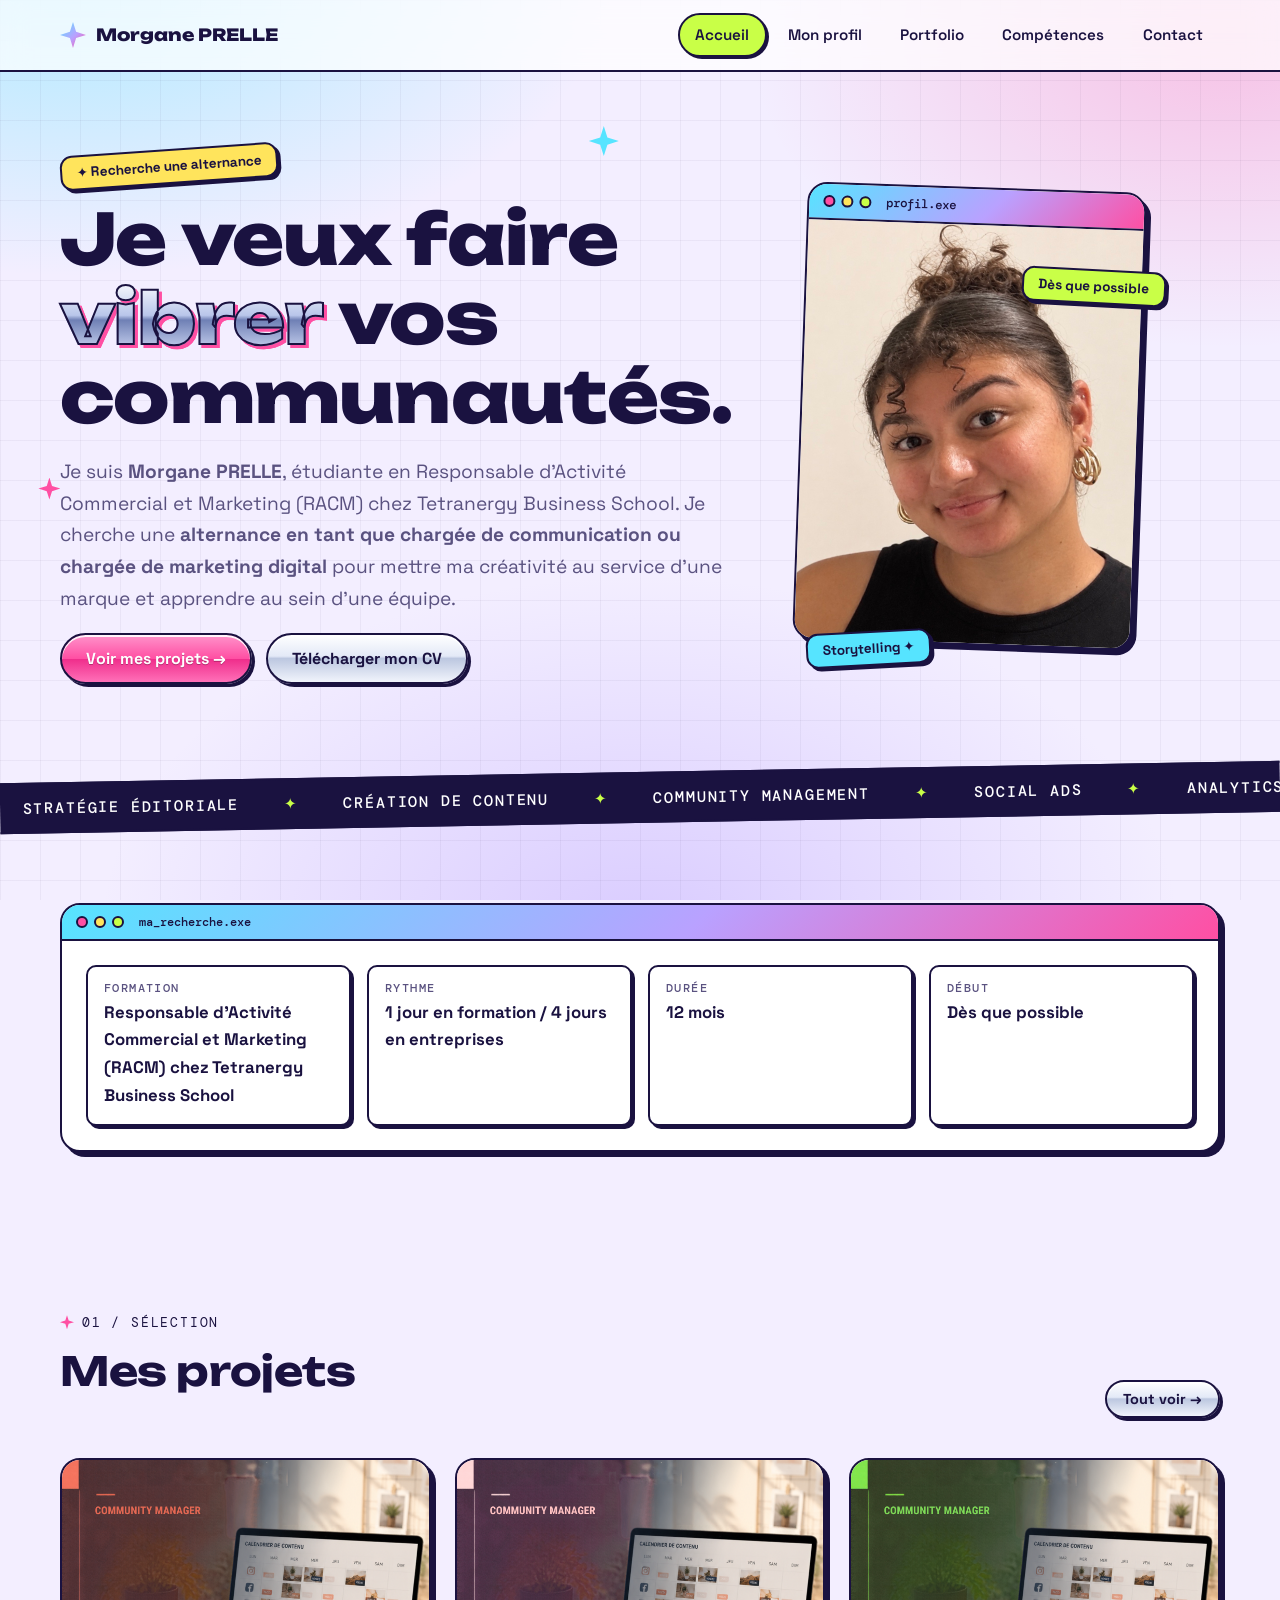
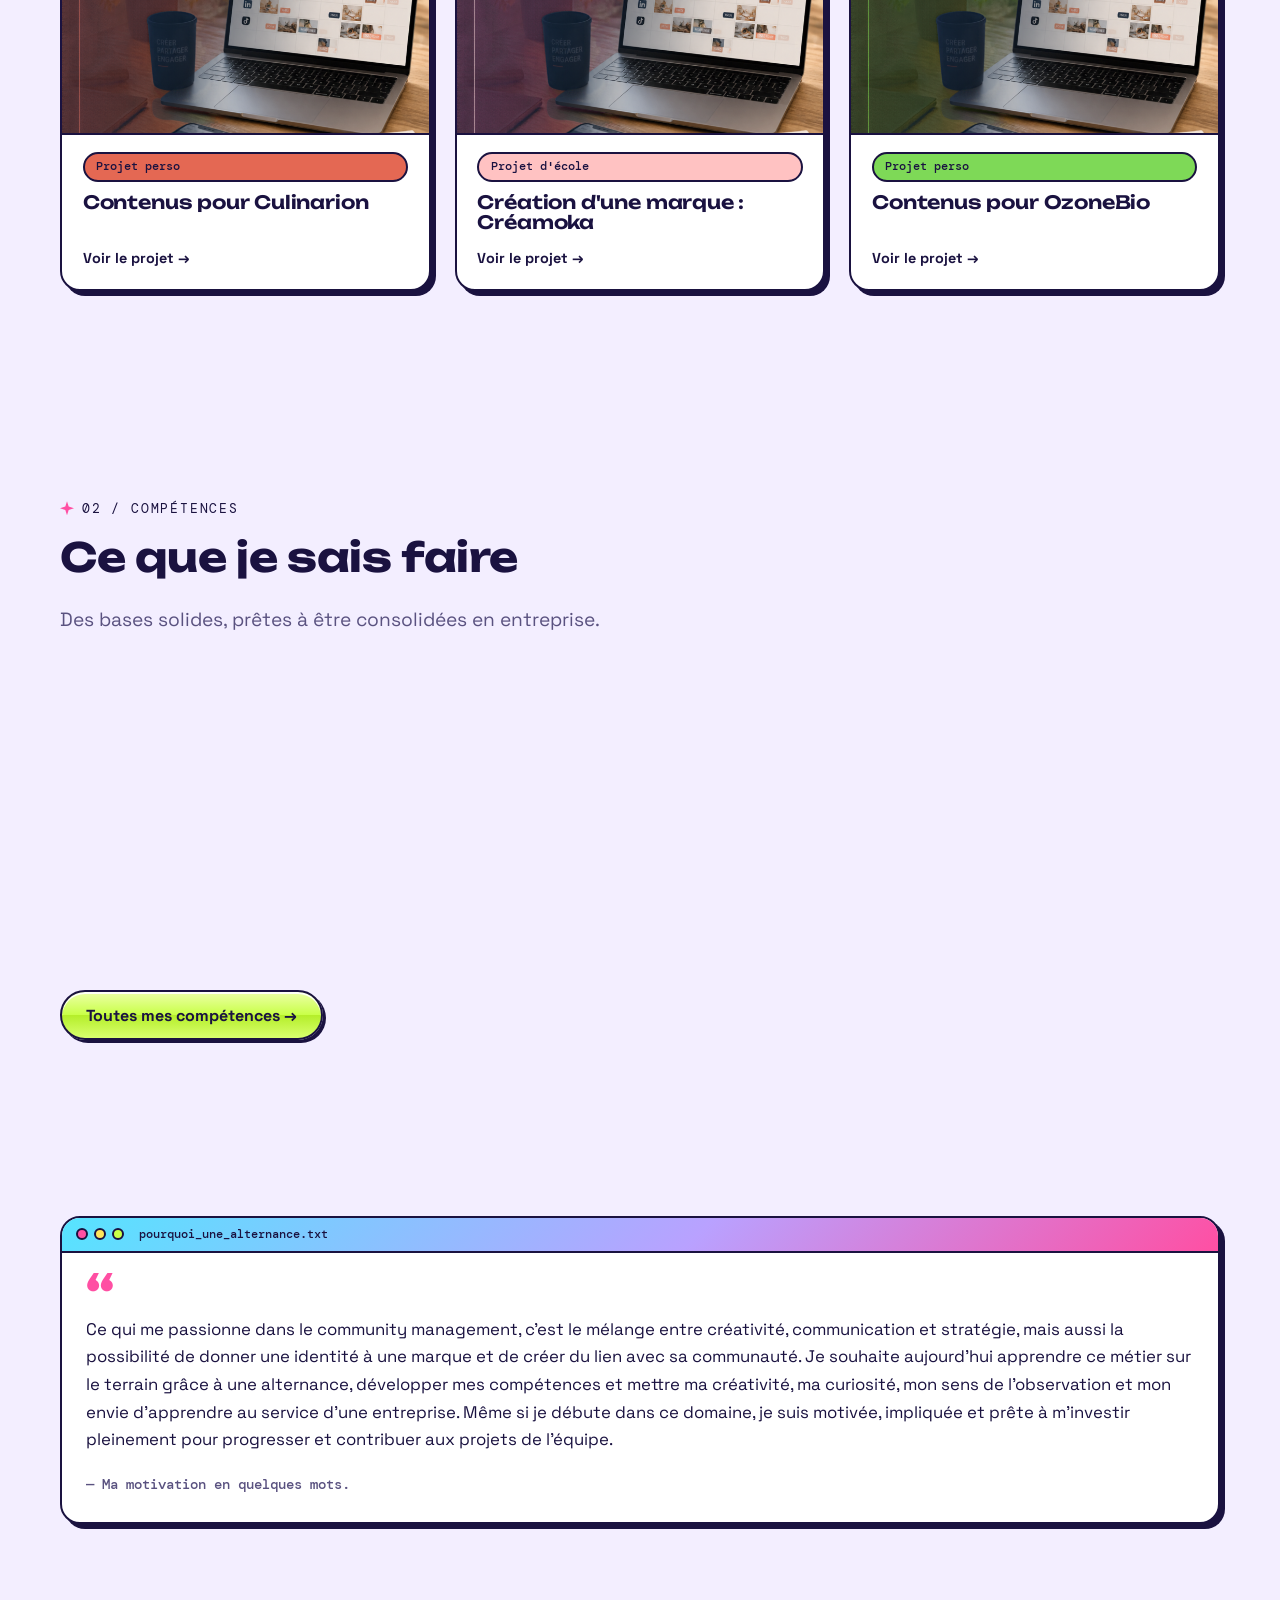
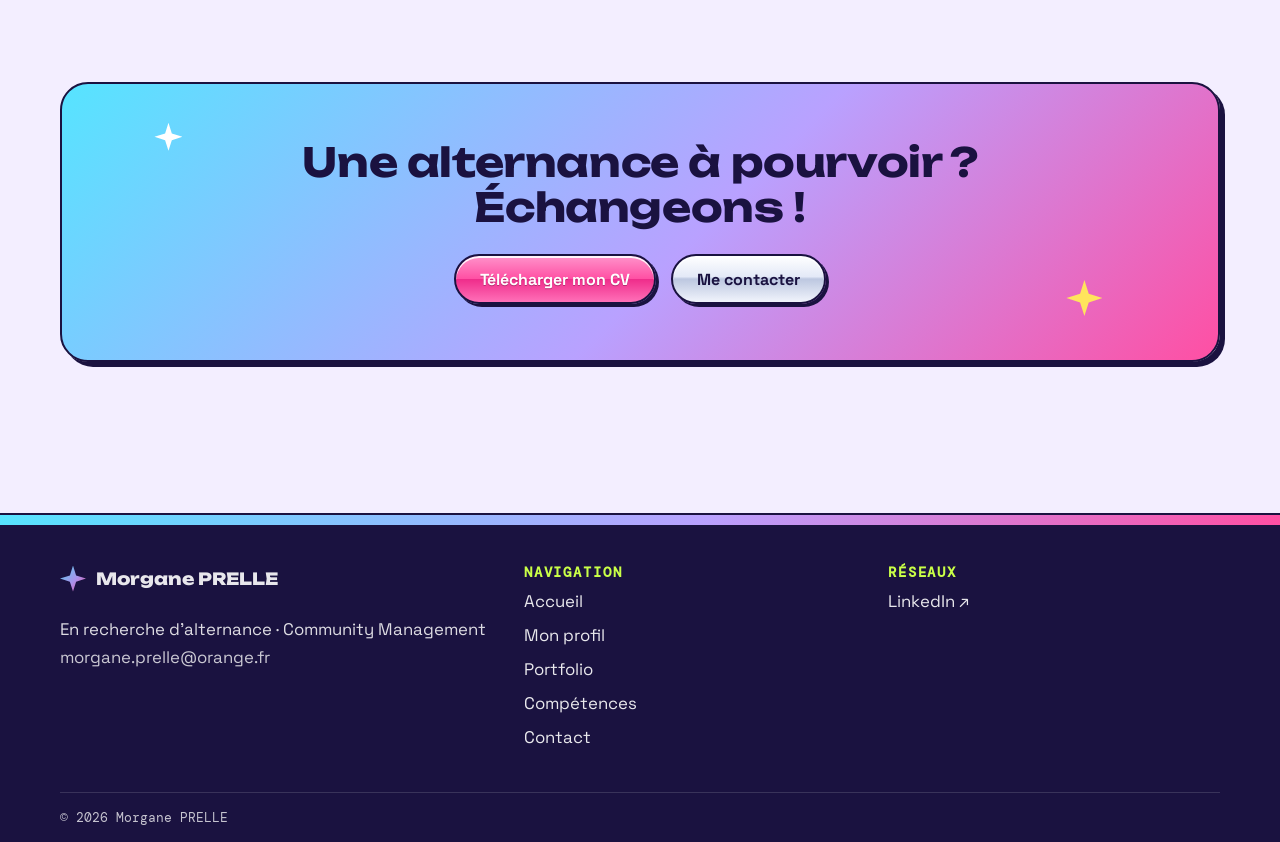
<file: index.html>
<!DOCTYPE html>
<html lang="fr">
<head>
  <meta charset="utf-8">
  <meta name="viewport" content="width=device-width, initial-scale=1">
  <title>Morgane PRELLE — Alternance en community management</title>
  <meta name="description" content="Portfolio de Morgane PRELLE, à la recherche d'une alternance en community management : projets, compétences et CV.">
  <meta name="theme-color" content="#f3eeff">
  <meta property="og:type" content="website">
  <meta property="og:title" content="Morgane PRELLE — Alternance en community management">
  <meta property="og:description" content="À la recherche d'une alternance en community management. Découvrez mes projets.">
  <meta property="og:image" content="https://mprll.github.io/Portfolio/assets/img/og-cover.png">
  <link rel="icon" href="assets/img/favicon.svg" type="image/svg+xml">
  <link rel="preconnect" href="https://fonts.googleapis.com">
  <link rel="preconnect" href="https://fonts.gstatic.com" crossorigin>
  <link href="https://fonts.googleapis.com/css2?family=DM+Mono:wght@400;500&family=Space+Grotesk:wght@400;500;700&family=Unbounded:wght@600;700;800&display=swap" rel="stylesheet">
  <link rel="stylesheet" href="assets/css/tokens.css">
  <link rel="stylesheet" href="assets/css/style.css">
</head>
<body>
  <a class="skip-link" href="#contenu">Aller au contenu</a>
  <header id="site-header"></header>

  <main id="contenu">

    <!-- ================= HERO ================= -->
    <section class="hero">
      <span class="sparkle" style="top:8%;left:46%;--s:30px;--c:var(--c-cyan)"></span>
      <span class="sparkle" style="top:60%;left:3%;--s:22px;--c:var(--c-pink);animation-delay:1s"></span>
      <div class="container hero__grid">
        <div>
          <span class="sticker">✦ Recherche une alternance</span>
          <h1 class="hero__title">Je veux faire <span class="chrome-text">vibrer</span> vos communautés.</h1>
          <p class="lead">Je suis <strong data-site="name">Morgane PRELLE</strong>, étudiante en <span data-alt="formation"></span>. Je cherche une <strong>alternance en tant que chargée de communication ou chargée de marketing digital</strong> pour mettre ma créativité au service d'une marque et apprendre au sein d'une équipe.</p>
          <div class="btn-row">
            <a class="btn btn--primary" href="portfolio.html">Voir mes projets →</a>
            <a class="btn" href="assets/cv/CV-Morgane_PRELLE.pdf" data-site-cv download>Télécharger mon CV</a>
          </div>
        </div>
        <div class="hero__visual">
          <div class="window">
            <div class="window__bar"><div class="window__dots" aria-hidden="true"><span></span><span></span><span></span></div><span class="window__title">profil.exe</span></div>
            <div class="window__body window__body--flush">
              <img src="assets/img/me2.JPG" alt="Portrait de Morgane PRELLE" width="800" height="1000">
            </div>
          </div>
          <span style="display: none;" class="sticker sticker--pink">Instagram · TikTok · LinkedIn</span>
          <span class="sticker sticker--lime"><span data-alt="debut">Dès que possible</span></span>
          <span class="sticker sticker--cyan">Storytelling ✦</span>
        </div>
      </div>
    </section>

    <!-- ================= MARQUEE ================= -->
    <div class="marquee" aria-hidden="true">
      <div class="marquee__track">
        <span>Stratégie éditoriale</span><span>Création de contenu</span><span>Community management</span><span>Social ads</span><span>Analytics</span><span>Veille</span>
        <span>Stratégie éditoriale</span><span>Création de contenu</span><span>Community management</span><span>Social ads</span><span>Analytics</span><span>Veille</span>
      </div>
    </div>

    <!-- ================= MA RECHERCHE ================= -->
    <section class="section section--tight">
      <div class="container">
        <div class="window reveal">
          <div class="window__bar"><div class="window__dots" aria-hidden="true"><span></span><span></span><span></span></div><span class="window__title">ma_recherche.exe</span></div>
          <div class="window__body">
            <dl class="project-meta" style="margin-block:0">
              <div><dt>Formation</dt><dd data-alt="formation">Responsable d'Activité Commercial et Marketing (RACM) chez Tetranergy Business School</dd></div>
              <div><dt>Rythme</dt><dd data-alt="rythme">2 semaines / 2 semaines</dd></div>
              <div><dt>Durée</dt><dd data-alt="duree">12 mois</dd></div>
              <div><dt>Début</dt><dd data-alt="debut">Septembre 2027</dd></div>
            </dl>
          </div>
        </div>
      </div>
    </section>

    <!-- ================= PROJETS À LA UNE ================= -->
    <section class="section">
      <div class="container">
        <div class="section__head section__head--row">
          <div><span class="eyebrow">01 / Sélection</span><h2 class="mt-0">Mes projets</h2></div>
          <a class="btn btn--small" href="portfolio.html">Tout voir →</a>
        </div>
        <div class="grid grid--3">
          <a class="card reveal" href="projet-culinarion.html" data-cat="perso">
            <div class="card__media"><img src="assets/img/CommunityManagerBackgroundBanner/culinarion.png" alt="Aperçu du projet Lancement d'une marque" width="1200" height="900" loading="lazy"></div>
            <div class="card__body"><span class="tag tag--culi">Projet perso</span><h3>Contenus pour Culinarion</h3><span class="card__more">Voir le projet →</span></div>
          </a>
          <a class="card reveal" href="projet-creamoka.html" data-cat="ecole">
            <div class="card__media"><img src="assets/img/CommunityManagerBackgroundBanner/creamoka.png" alt="Aperçu du projet Carrousels pédagogiques" width="1200" height="900" loading="lazy"></div>
            <div class="card__body"><span class="tag tag--crea">Projet d'école</span><h3>Création d'une marque : Créamoka</h3><span class="card__more">Voir le projet →</span></div>
          </a>
          <a class="card reveal" href="projet-ozonebio.html" data-cat="perso">
            <div class="card__media"><img src="assets/img/CommunityManagerBackgroundBanner/ozonebio.png" alt="Aperçu du projet Série de vidéos courtes" width="1200" height="900" loading="lazy"></div>
            <div class="card__body"><span class="tag tag--ozon">Projet perso</span><h3>Contenus pour OzoneBio</h3><span class="card__more">Voir le projet →</span></div>
          </a>
        </div>
      </div>
    </section>

    <!-- ================= CE QUE JE FAIS ================= -->
    <section class="section">
      <div class="container">
        <div class="section__head"><span class="eyebrow">02 / Compétences</span><h2>Ce que je sais faire</h2><p class="lead">Des bases solides, prêtes à être consolidées en entreprise.</p></div>
        <div class="grid grid--3">
          <article class="panel reveal"><div class="panel__icon" aria-hidden="true">✦</div><h3>Communication digitale</h3><p>
            Compréhension des réseaux sociaux, sensibilité à l'image de marque, connaissance des différents formats de publication.</p></article>
          <article class="panel reveal"><div class="panel__icon" aria-hidden="true">⚡</div><h3>Veille &amp; inspiration</h3><p>Observation des tendances digitales, analyse des publications et des marques, recherche d'inspirations visuelles et éditoriales.</p></article>
          <article class="panel reveal"><div class="panel__icon" aria-hidden="true">☺</div><h3>Création visuelle</h3><p>Création de visuels sur Canva, choix des couleurs, des images et des typographies, mise en page et présentation de contenus.</p></article>
        </div>
        <p class="mt-2"><a class="btn btn--lime" href="competences.html">Toutes mes compétences →</a></p>
      </div>
    </section>

    <!-- ================= MOTIVATION ================= -->
    <section class="section section--tight">
      <div class="container">
        <div class="window reveal">
          <div class="window__bar"><div class="window__dots" aria-hidden="true"><span></span><span></span><span></span></div><span class="window__title">pourquoi_une_alternance.txt</span></div>
          <div class="window__body quote">
            <blockquote>Ce qui me passionne dans le community management, c’est le mélange entre créativité, communication et stratégie, mais aussi la possibilité de donner une identité à une marque et de créer du lien avec sa communauté. Je souhaite aujourd’hui apprendre ce métier sur le terrain grâce à une alternance, développer mes compétences et mettre ma créativité, ma curiosité, mon sens de l’observation et mon envie d'apprendre au service d'une entreprise. Même si je débute dans ce domaine, je suis motivée, impliquée et prête à m'investir pleinement pour progresser et contribuer aux projets de l'équipe.</blockquote>
            <cite>— Ma motivation en quelques mots. </cite>
          </div>
        </div>
      </div>
    </section>

    <!-- ================= CTA ================= -->
    <section class="section">
      <div class="container">
        <div class="cta reveal">
          <span class="sparkle" style="top:14%;left:8%;--s:28px;--c:#fff"></span>
          <span class="sparkle" style="bottom:16%;right:10%;--s:36px;--c:var(--c-yellow);animation-delay:.8s"></span>
          <h2>Une alternance à pourvoir ? Échangeons&nbsp;!</h2>
          <div class="btn-row">
            <a class="btn btn--primary" href="assets/cv/CV-Morgane_PRELLE.pdf" data-site-cv download>Télécharger mon CV</a>
            <a class="btn" href="contact.html">Me contacter</a>
          </div>
        </div>
      </div>
    </section>

  </main>

  <footer id="site-footer"></footer>
  <script src="assets/js/site-config.js"></script>
  <script src="assets/js/site.js"></script>
</body>
</html>
</file>
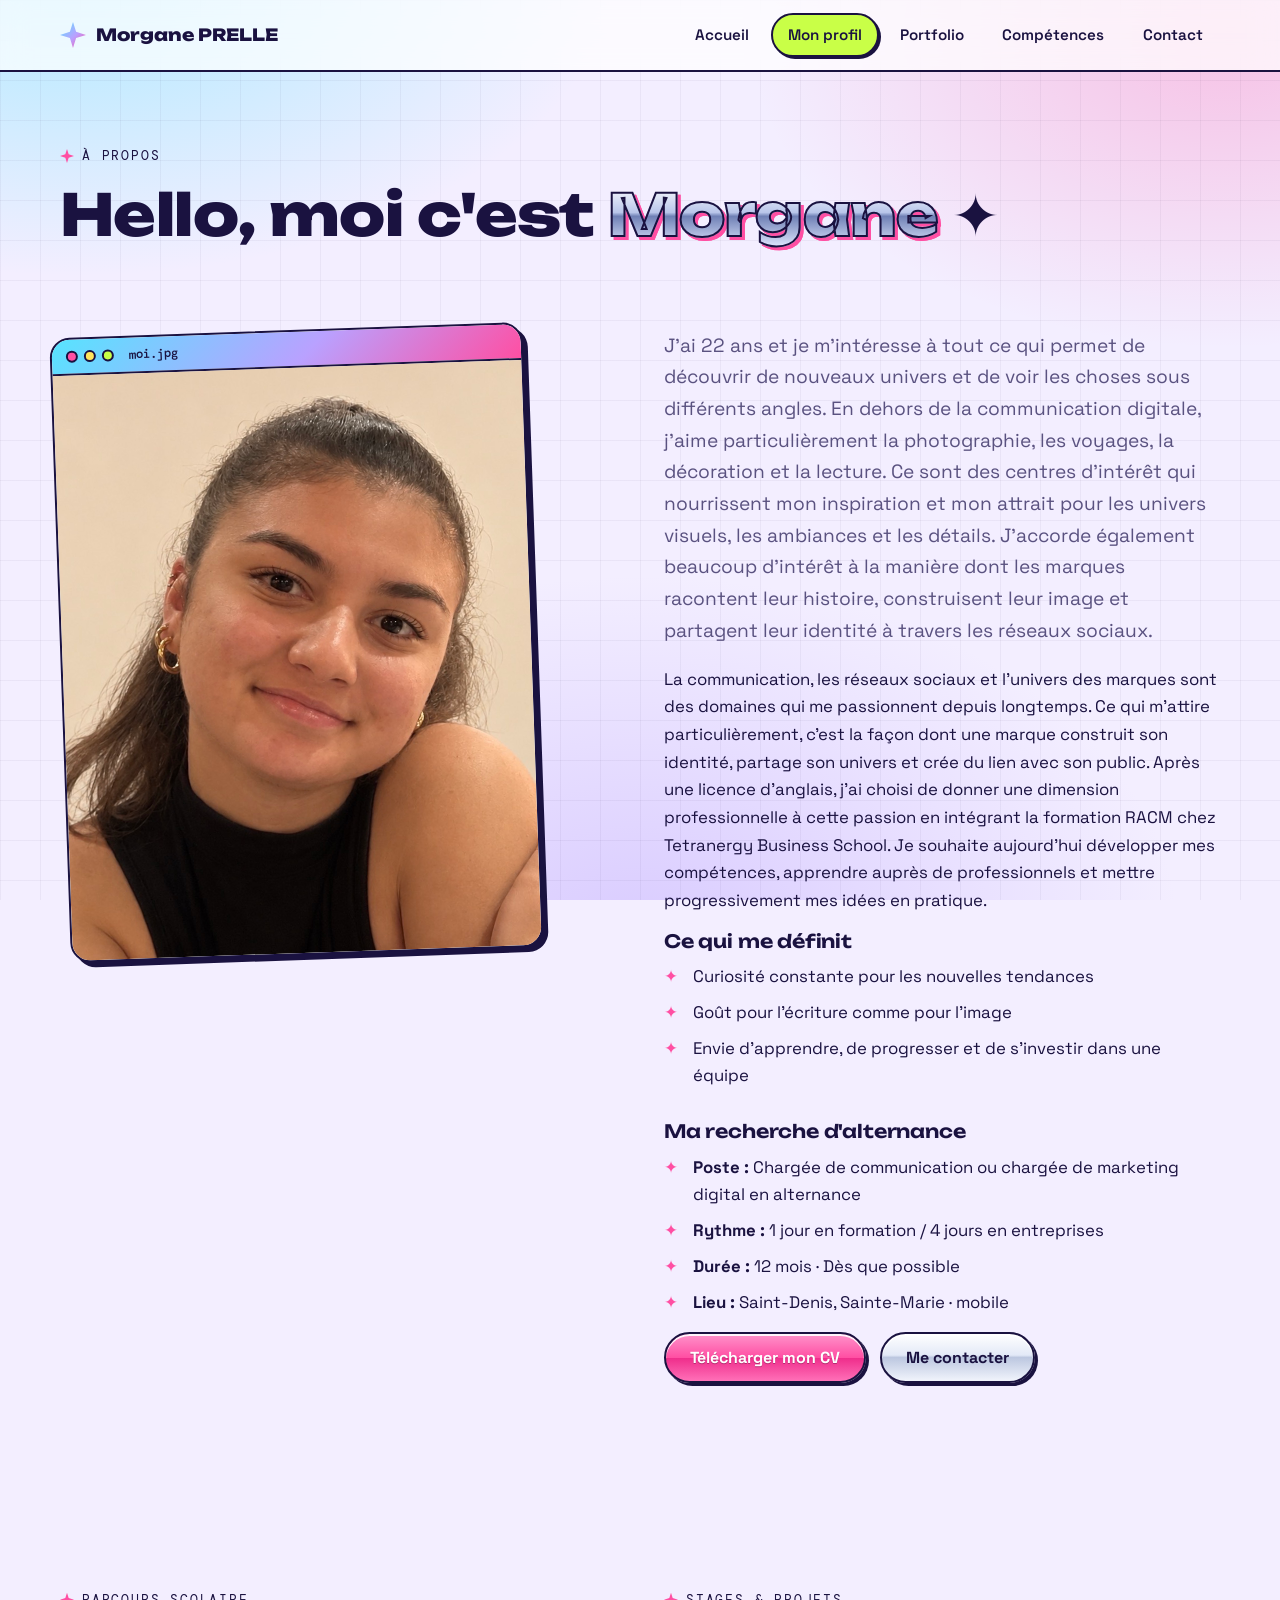
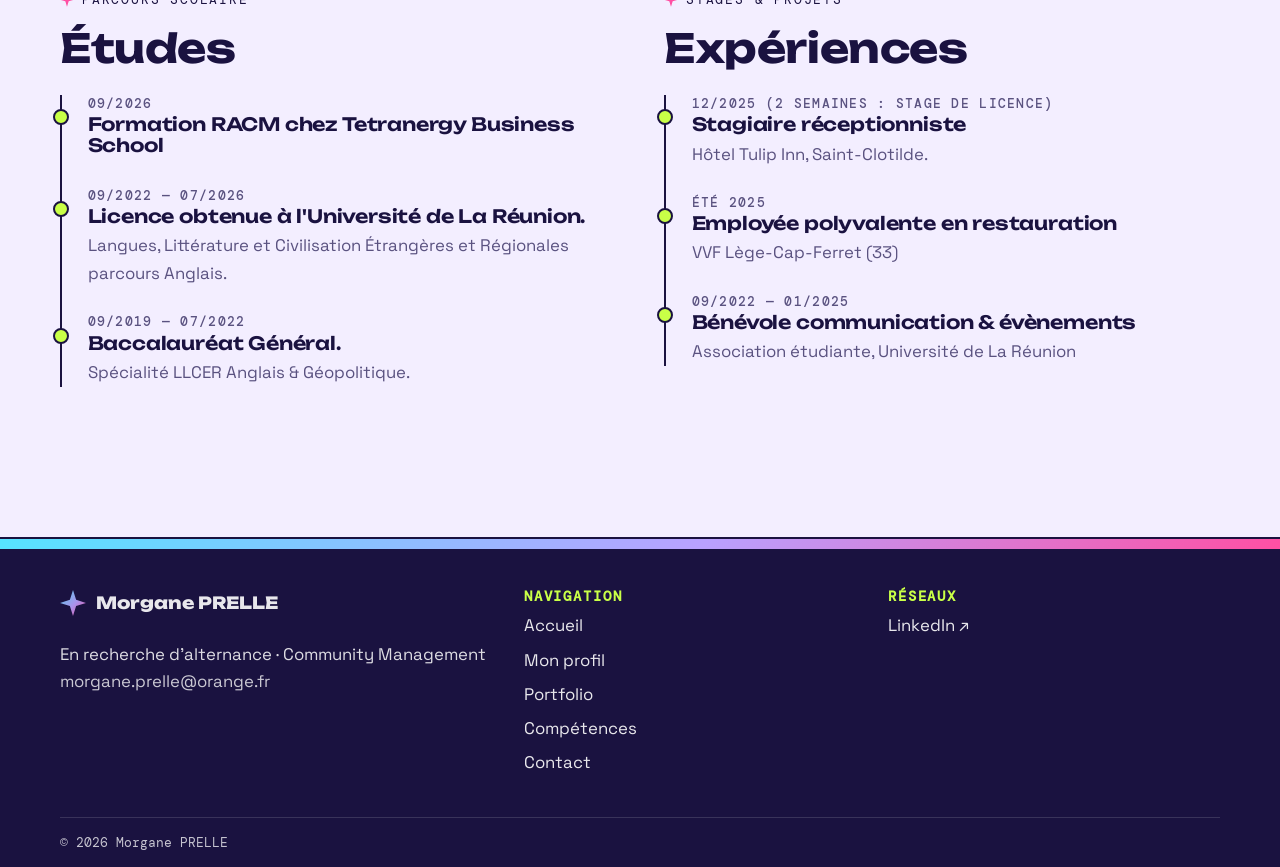
<file: a-propos.html>
<!DOCTYPE html>
<html lang="fr">
<head>
  <meta charset="utf-8">
  <meta name="viewport" content="width=device-width, initial-scale=1">
  <title>À propos — Morgane PRELLE, alternance en community management</title>
  <meta name="description" content="Parcours, formation et recherche d'alternance de Morgane PRELLE en community management.">
  <meta name="theme-color" content="#f3eeff">
  <link rel="icon" href="assets/img/favicon.svg" type="image/svg+xml">
  <link rel="preconnect" href="https://fonts.googleapis.com">
  <link rel="preconnect" href="https://fonts.gstatic.com" crossorigin>
  <link href="https://fonts.googleapis.com/css2?family=DM+Mono:wght@400;500&family=Space+Grotesk:wght@400;500;700&family=Unbounded:wght@600;700;800&display=swap" rel="stylesheet">
  <link rel="stylesheet" href="assets/css/tokens.css">
  <link rel="stylesheet" href="assets/css/style.css">
</head>
<body>
  <a class="skip-link" href="#contenu">Aller au contenu</a>
  <header id="site-header"></header>

  <main id="contenu">
    <section class="page-hero">
      <div class="container">
        <span class="eyebrow">À propos</span>
        <h1>Hello, moi c'est <span class="chrome-text">Morgane</span> ✦</h1>
      </div>
    </section>

    <section class="section" style="padding-top:2rem">
      <div class="container split">
        <div class="window portrait" style="transform:rotate(-2deg)">
          <div class="window__bar">
            <div class="window__dots" aria-hidden="true">
              <span></span><span></span><span></span>
            </div>
            <span class="window__title">moi.jpg</span>
          </div>

          <div class="window__body window__body--flush">
            <img src="assets/img/me1.JPG" alt="Portrait de Morgane PRELLE" width="800" height="1000">
          </div>
        </div>
        <div>
          <p class="lead">J'ai 22 ans et je m'intéresse à tout ce qui permet de découvrir de nouveaux univers et de voir les choses sous différents angles. En dehors de la communication digitale, j'aime particulièrement la photographie, les voyages, la décoration et la lecture. Ce sont des centres d'intérêt qui nourrissent mon inspiration et mon attrait pour les univers visuels, les ambiances et les détails. J'accorde également beaucoup d'intérêt à la manière dont les marques racontent leur histoire, construisent leur image et partagent leur identité à travers les réseaux sociaux.</p>
          <p>La communication, les réseaux sociaux et l'univers des marques sont des domaines qui me passionnent depuis longtemps. Ce qui m'attire particulièrement, c'est la façon dont une marque construit son identité, partage son univers et crée du lien avec son public. Après une licence d'anglais, j'ai choisi de donner une dimension professionnelle à cette passion en intégrant la formation RACM chez Tetranergy Business School. Je souhaite aujourd'hui développer mes compétences, apprendre auprès de professionnels et mettre progressivement mes idées en pratique.</p>
          <h3>Ce qui me définit</h3>
          <ul class="check-list">
            <li>Curiosité constante pour les nouvelles tendances</li>
            <li>Goût pour l'écriture comme pour l'image</li>
            <li>Envie d'apprendre, de progresser et de s'investir dans une équipe</li>
          </ul>
          <h3 class="mt-2">Ma recherche d'alternance</h3>
          <ul class="check-list">
            <li><strong>Poste :</strong> Chargée de communication ou chargée de marketing digital en alternance</li>
            <li><strong>Rythme :</strong> <span data-alt="rythme">2 semaines / 2 semaines</span></li>
            <li><strong>Durée :</strong> <span data-alt="duree">12 mois</span> · <span data-alt="debut">Septembre 2027</span></li>
            <li><strong>Lieu :</strong> <span data-alt="lieu">Ville · mobile</span></li>
          </ul>
          <div class="btn-row">
            <a class="btn btn--primary" href="assets/cv/CV-Morgane_PRELLE.pdf" data-site-cv download>Télécharger mon CV</a>
            <a class="btn" href="contact.html">Me contacter</a>
          </div>
        </div>
      </div>
    </section>

    <section class="section">
      <div class="container split">
        <div>
          <span class="eyebrow">Parcours scolaire</span>
          <h2>Études</h2>
          <ol class="timeline">
            <li><div class="timeline__date">09/2026</div><h3>Formation RACM chez Tetranergy Business School</h3><p></p></li>
            <li><div class="timeline__date">09/2022 — 07/2026</div><h3>Licence obtenue à l'Université de La Réunion.</h3><p>Langues, Littérature et Civilisation Étrangères et Régionales parcours Anglais.</p></li>
            <li><div class="timeline__date">09/2019 — 07/2022</div><h3>Baccalauréat Général.</h3><p>Spécialité LLCER Anglais & Géopolitique.</p></li>
          </ol>
        </div>
        <div>
          <span class="eyebrow">Stages &amp; projets</span>
          <h2>Expériences</h2>
          <ol class="timeline">
            <li><div class="timeline__date">12/2025 (2 semaines : stage de licence)</div><h3>Stagiaire réceptionniste</h3><p>Hôtel Tulip Inn, Saint-Clotilde.</p></li>
            <li><div class="timeline__date">Été 2025</div><h3>Employée polyvalente en restauration</h3><p>VVF Lège-Cap-Ferret (33)</p></li>
            <li><div class="timeline__date">09/2022 — 01/2025</div><h3>Bénévole communication & évènements</h3><p>Association étudiante, Université de La Réunion</p></li>
          </ol>
        </div>
      </div>
    </section>
  </main>

  <footer id="site-footer"></footer>
  <script src="assets/js/site-config.js"></script>
  <script src="assets/js/site.js"></script>
</body>
</html>
</file>
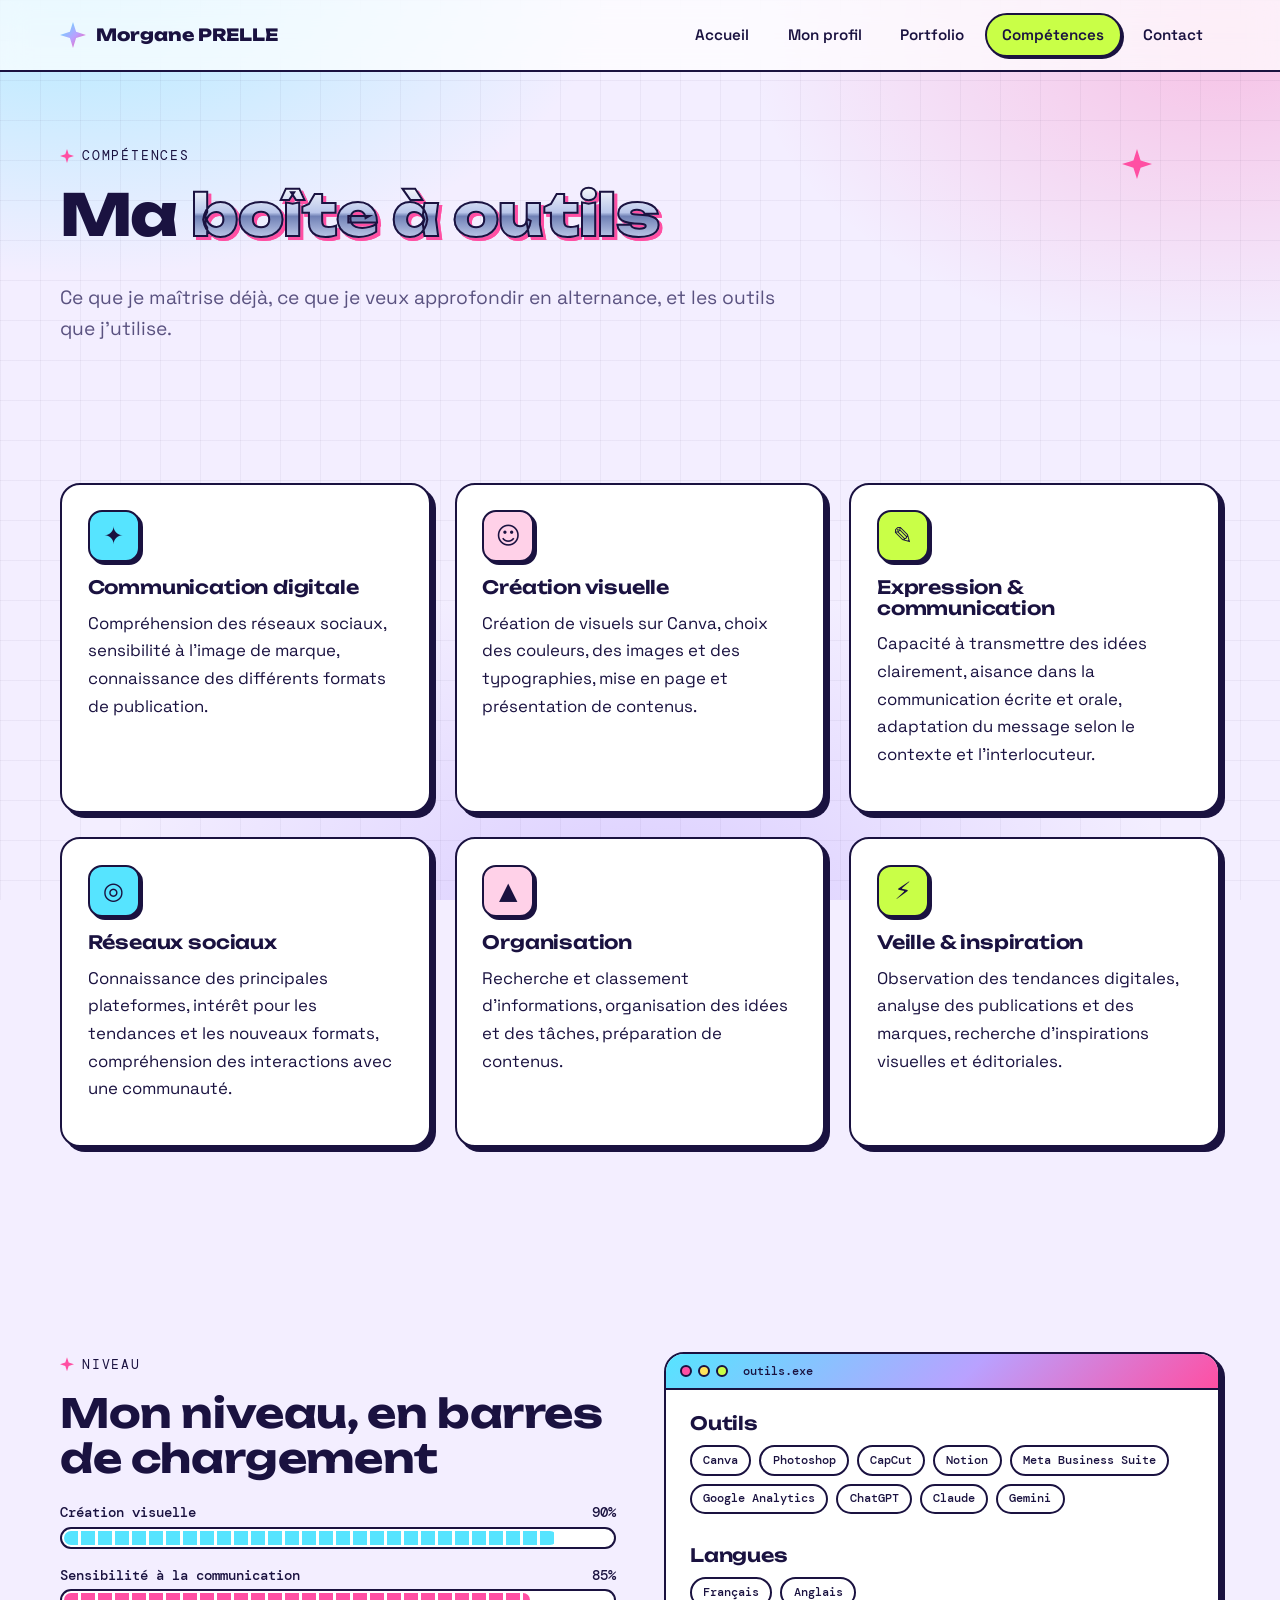
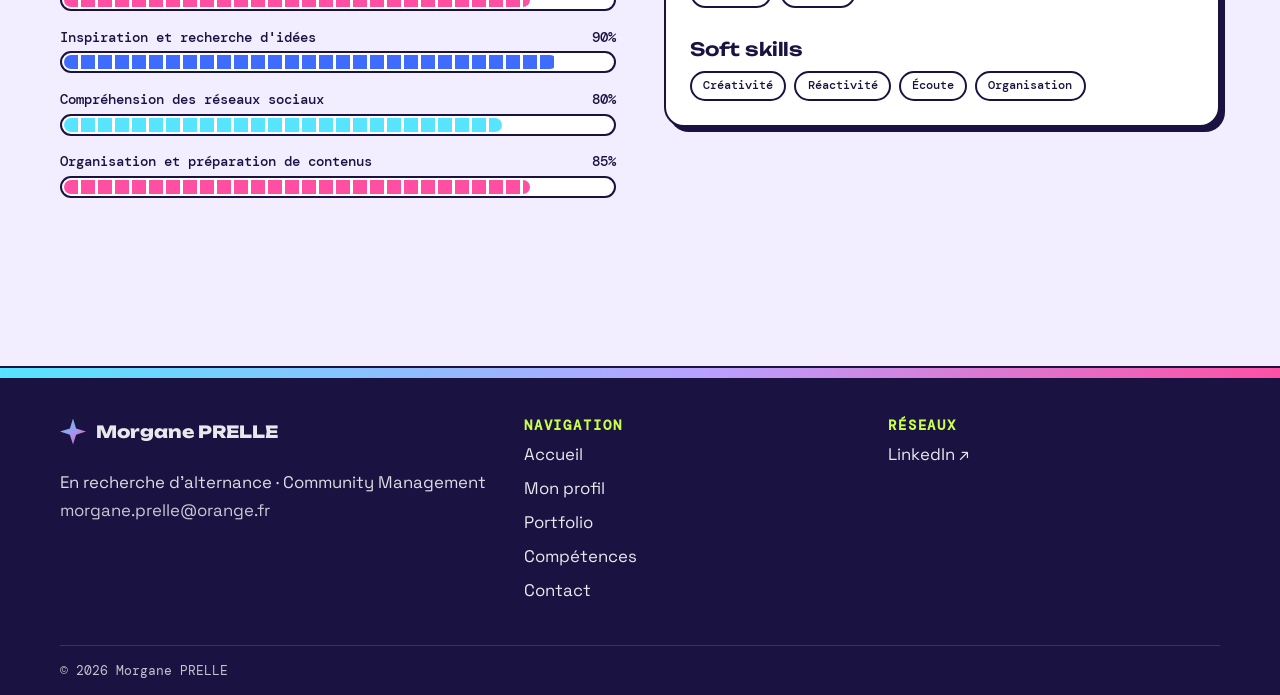
<file: competences.html>
<!DOCTYPE html>
<html lang="fr">
<head>
  <meta charset="utf-8">
  <meta name="viewport" content="width=device-width, initial-scale=1">
  <title>Compétences — Morgane PRELLE, alternance en community management</title>
  <meta name="description" content="Compétences et outils : stratégie éditoriale, création de contenu, community management, analytics.">
  <meta name="theme-color" content="#f3eeff">
  <link rel="icon" href="assets/img/favicon.svg" type="image/svg+xml">
  <link rel="preconnect" href="https://fonts.googleapis.com">
  <link rel="preconnect" href="https://fonts.gstatic.com" crossorigin>
  <link href="https://fonts.googleapis.com/css2?family=DM+Mono:wght@400;500&family=Space+Grotesk:wght@400;500;700&family=Unbounded:wght@600;700;800&display=swap" rel="stylesheet">
  <link rel="stylesheet" href="assets/css/tokens.css">
  <link rel="stylesheet" href="assets/css/style.css">
</head>
<body>
  <a class="skip-link" href="#contenu">Aller au contenu</a>
  <header id="site-header"></header>

  <main id="contenu">
    <section class="page-hero">
      <span class="sparkle" style="top:25%;right:10%;--s:30px;--c:var(--c-pink)"></span>
      <div class="container">
        <span class="eyebrow">Compétences</span>
        <h1>Ma <span class="chrome-text">boîte à outils</span></h1>
        <p class="lead">Ce que je maîtrise déjà, ce que je veux approfondir en alternance, et les outils que j'utilise.</p>
      </div>
    </section>

    <section class="section">
      <div class="container">
        <div class="grid grid--3">
          <article class="panel reveal"><div class="panel__icon" aria-hidden="true">✦</div><h3>Communication digitale</h3><p>
            Compréhension des réseaux sociaux, sensibilité à l'image de marque, connaissance des différents formats de publication.</p></article>
          <article class="panel reveal"><div class="panel__icon" aria-hidden="true">☺</div><h3>Création visuelle</h3><p>Création de visuels sur Canva, choix des couleurs, des images et des typographies, mise en page et présentation de contenus.</p></article>
          <article class="panel reveal"><div class="panel__icon" aria-hidden="true">✎</div><h3>Expression &amp; communication</h3><p>Capacité à transmettre des idées clairement, aisance dans la communication écrite et orale, adaptation du message selon le contexte et l'interlocuteur.</p></article>
          <article class="panel reveal"><div class="panel__icon" aria-hidden="true">◎</div><h3>Réseaux sociaux</h3><p>Connaissance des principales plateformes, intérêt pour les tendances et les nouveaux formats, compréhension des interactions avec une communauté.</p></article>
          <article class="panel reveal"><div class="panel__icon" aria-hidden="true">▲</div><h3>Organisation</h3><p>Recherche et classement d'informations, organisation des idées et des tâches, préparation de contenus.</p></article>
          <article class="panel reveal"><div class="panel__icon" aria-hidden="true">⚡</div><h3>Veille &amp; inspiration</h3><p>Observation des tendances digitales, analyse des publications et des marques, recherche d'inspirations visuelles et éditoriales.</p></article>
        </div>
      </div>
    </section>

    <section class="section">
      <div class="container split">
        <div>
          <span class="eyebrow">Niveau</span>
          <h2>Mon niveau, en barres de chargement</h2>
          <div class="meter"><div class="meter__label"><span>Création visuelle</span><span>90%</span></div><div class="meter__bar"><div class="meter__fill" style="--lvl:90%"></div></div></div>
          <div class="meter"><div class="meter__label"><span>Sensibilité à la communication</span><span>85%</span></div><div class="meter__bar"><div class="meter__fill" style="--lvl:85%"></div></div></div>
          <div class="meter"><div class="meter__label"><span>Inspiration et recherche d'idées</span><span>90%</span></div><div class="meter__bar"><div class="meter__fill" style="--lvl:90%"></div></div></div>
          <div class="meter"><div class="meter__label"><span>Compréhension des réseaux sociaux</span><span>80%</span></div><div class="meter__bar"><div class="meter__fill" style="--lvl:80%"></div></div></div>
          <div class="meter"><div class="meter__label"><span>Organisation et préparation de contenus</span><span>85%</span></div><div class="meter__bar"><div class="meter__fill" style="--lvl:85%"></div></div></div>
        </div>
        <div class="window">
          <div class="window__bar"><div class="window__dots" aria-hidden="true"><span></span><span></span><span></span></div><span class="window__title">outils.exe</span></div>
          <div class="window__body">
            <h3>Outils</h3>
            <ul class="chip-list"><li class="chip">Canva</li><li class="chip">Photoshop</li><li class="chip">CapCut</li><li class="chip">Notion</li><li class="chip">Meta Business Suite</li><li class="chip">Google Analytics</li><li class="chip">ChatGPT</li><li class="chip">Claude</li><li class="chip">Gemini</li></ul>
            <h3 class="mt-2">Langues</h3>
            <ul class="chip-list"><li class="chip">Français</li><li class="chip">Anglais</li></ul>
            <h3 class="mt-2">Soft skills</h3>
            <ul class="chip-list"><li class="chip">Créativité</li><li class="chip">Réactivité</li><li class="chip">Écoute</li><li class="chip">Organisation</li></ul>
          </div>
        </div>
      </div>
    </section>
  </main>

  <footer id="site-footer"></footer>
  <script src="assets/js/site-config.js"></script>
  <script src="assets/js/site.js"></script>
</body>
</html>
</file>
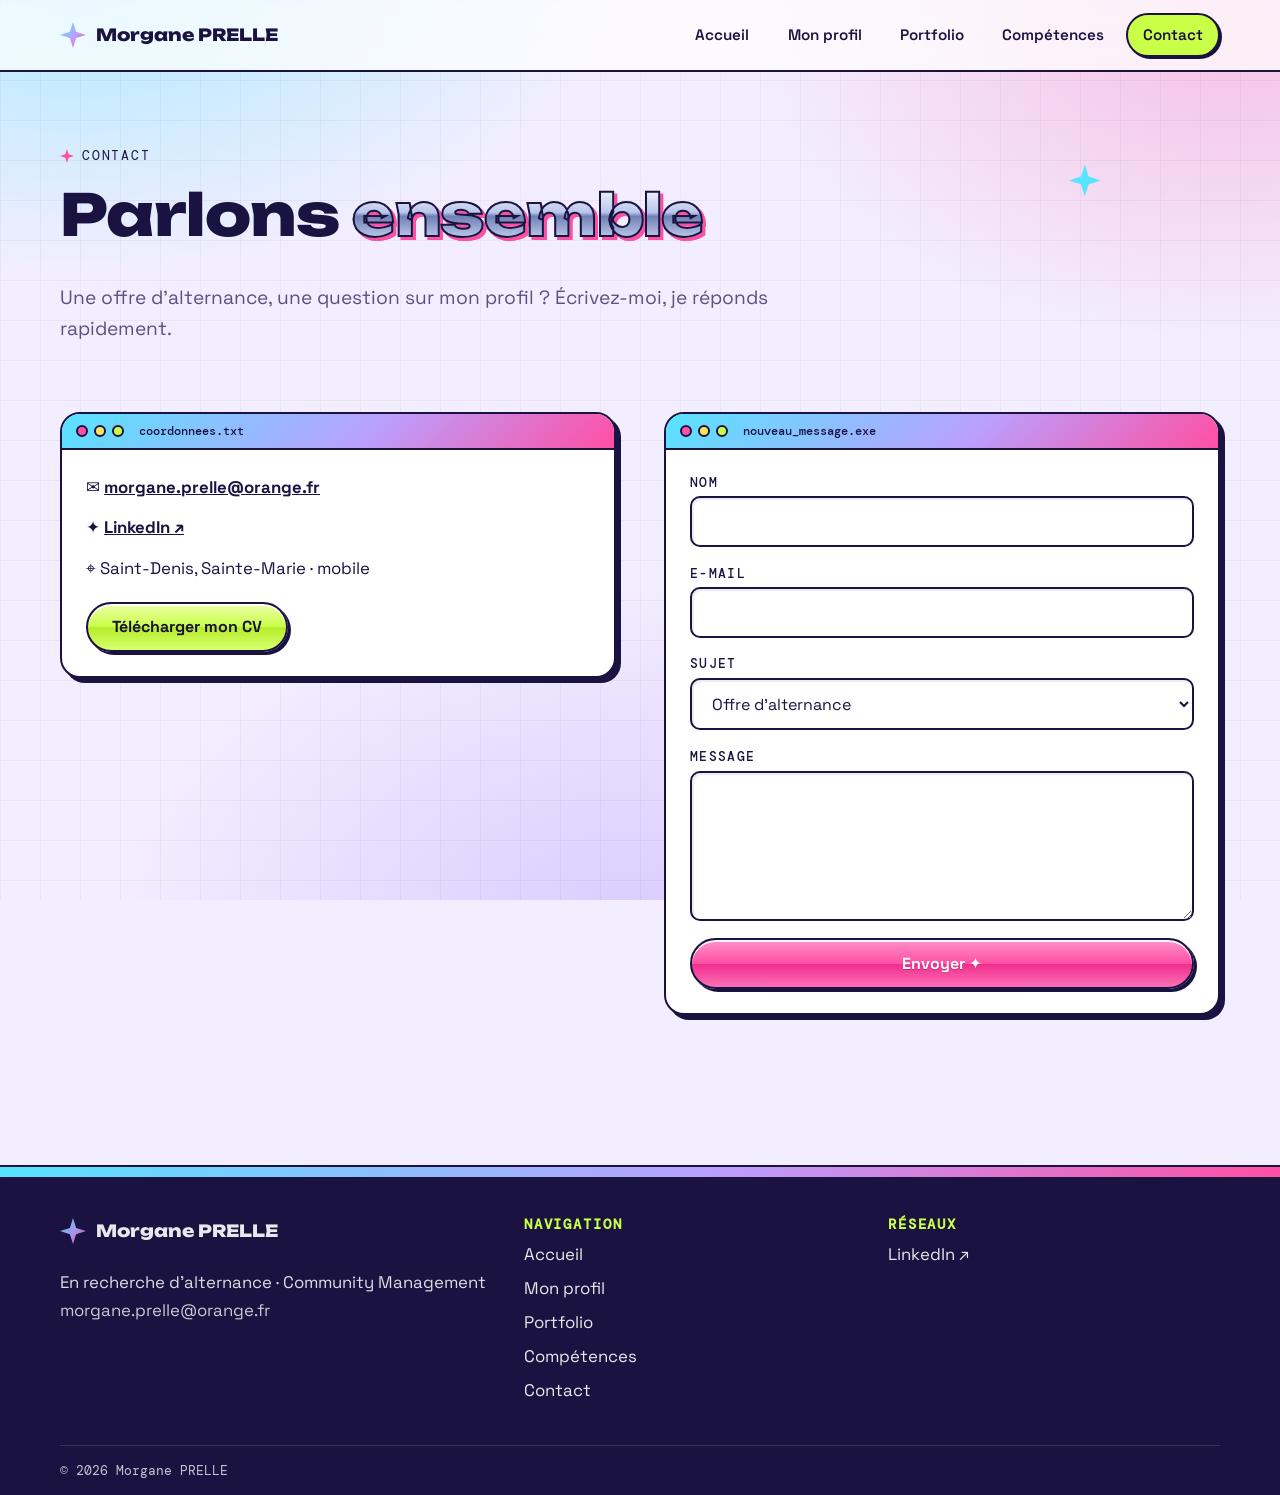
<file: contact.html>
<!DOCTYPE html>
<html lang="fr">
<head>
  <meta charset="utf-8">
  <meta name="viewport" content="width=device-width, initial-scale=1">
  <title>Contact — Morgane PRELLE, alternance en community management</title>
  <meta name="description" content="Contactez Morgane PRELLE pour une offre d'alternance en community management.">
  <meta name="theme-color" content="#f3eeff">
  <link rel="icon" href="assets/img/favicon.svg" type="image/svg+xml">
  <link rel="preconnect" href="https://fonts.googleapis.com">
  <link rel="preconnect" href="https://fonts.gstatic.com" crossorigin>
  <link href="https://fonts.googleapis.com/css2?family=DM+Mono:wght@400;500&family=Space+Grotesk:wght@400;500;700&family=Unbounded:wght@600;700;800&display=swap" rel="stylesheet">
  <link rel="stylesheet" href="assets/css/tokens.css">
  <link rel="stylesheet" href="assets/css/style.css">
</head>
<body>
  <a class="skip-link" href="#contenu">Aller au contenu</a>
  <header id="site-header"></header>

  <main id="contenu">
    <section class="page-hero">
      <span class="sparkle" style="top:30%;right:14%;--s:32px;--c:var(--c-cyan)"></span>
      <div class="container">
        <span class="eyebrow">Contact</span>
        <h1>Parlons <span class="chrome-text">ensemble</span></h1>
        <p class="lead">Une offre d'alternance, une question sur mon profil ? Écrivez-moi, je réponds rapidement.</p>
      </div>
    </section>

    <section class="section" style="padding-top:2rem">
      <div class="container split">
        <div class="window">
          <div class="window__bar"><div class="window__dots" aria-hidden="true"><span></span><span></span><span></span></div><span class="window__title">coordonnees.txt</span></div>
          <div class="window__body">
            <ul class="contact-list">
              <li>✉ <a data-site-mail href="mailto:morgane.prelle@orange.fr"><span data-site="email">prenom.nom@email.com</span></a></li>
              <li>✦ <a href="https://www.linkedin.com/in/morgane-prelle-b58829434/" target="_blank" rel="noopener">LinkedIn ↗</a></li>
              <li>⌖ <span data-alt="lieu">Ville · mobile</span></li>
            </ul>
            <a class="btn btn--lime" href="assets/cv/CV-Morgane_PRELLE.pdf" data-site-cv download>Télécharger mon CV</a>
          </div>
        </div>

        <div class="window">
          <div class="window__bar"><div class="window__dots" aria-hidden="true"><span></span><span></span><span></span></div><span class="window__title">nouveau_message.exe</span></div>
          <div class="window__body">
            <form class="form" action="https://formspree.io/f/xkjjkwop" method="POST">
              <div class="field"><label for="nom">Nom</label><input id="nom" name="name" type="text" required autocomplete="name"></div>
              <div class="field"><label for="email">E-mail</label><input id="email" name="email" type="email" required autocomplete="email"></div>
              <div class="field"><label for="sujet">Sujet</label>
                <select id="sujet" name="subject"><option>Offre d'alternance</option><option>Proposition d'entretien</option><option>Question sur mon profil</option><option>Autre</option></select>
              </div>
              <div class="field"><label for="message">Message</label><textarea id="message" name="message" required></textarea></div>
              <input class="hp" type="text" name="_gotcha" tabindex="-1" autocomplete="off" aria-hidden="true">
              <button class="btn btn--primary" type="submit">Envoyer ✦</button>
            </form>
          </div>
        </div>
      </div>
    </section>
  </main>

  <footer id="site-footer"></footer>
  <script src="assets/js/site-config.js"></script>
  <script src="assets/js/site.js"></script>
</body>
</html>
</file>
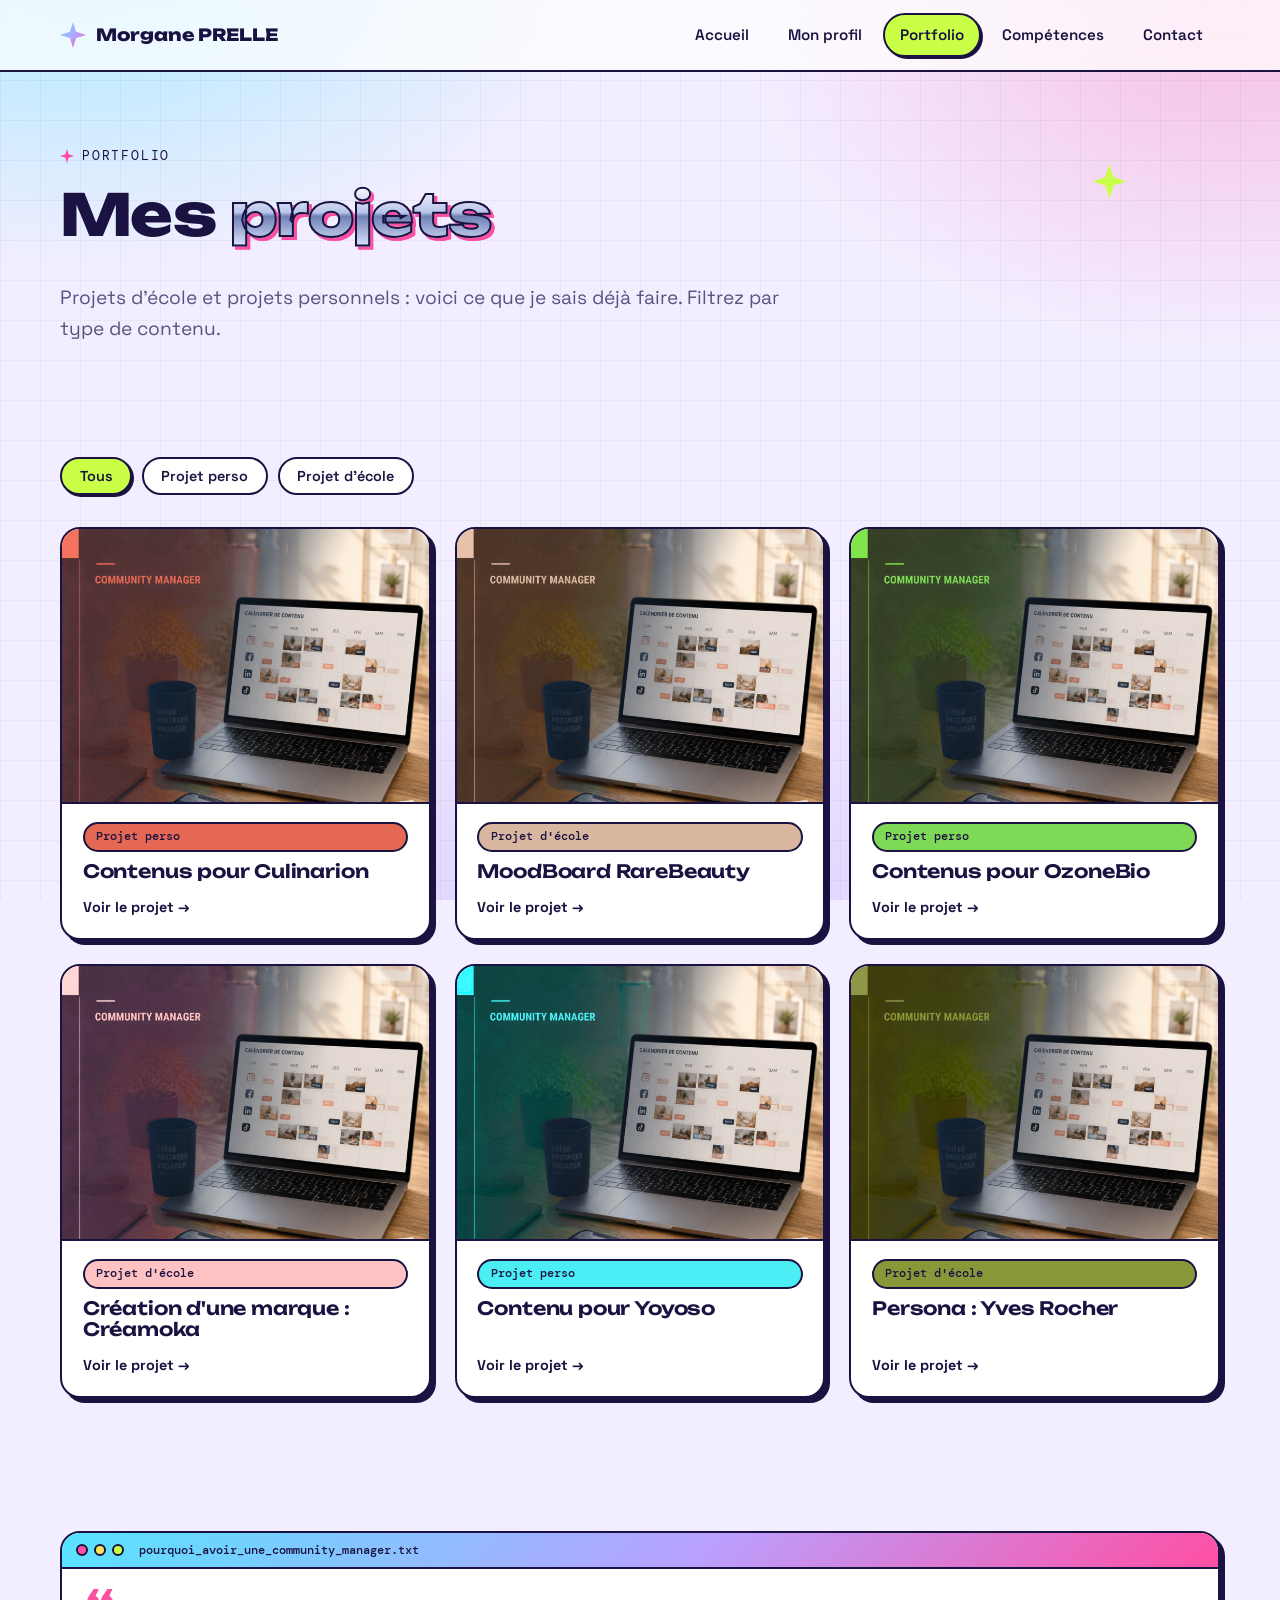
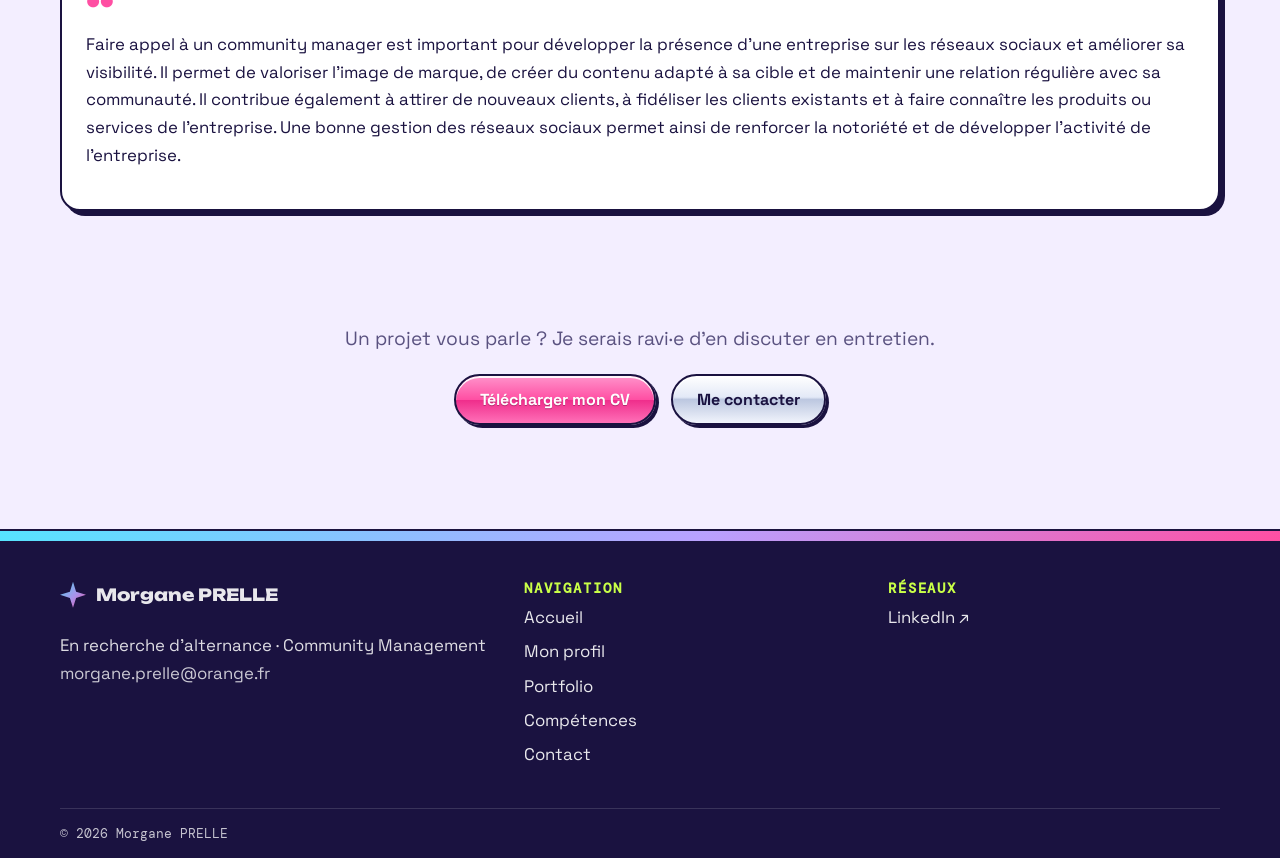
<file: portfolio.html>
<!DOCTYPE html>
<html lang="fr">
<head>
  <meta charset="utf-8">
  <meta name="viewport" content="width=device-width, initial-scale=1">
  <title>Projets — Morgane PRELLE, alternance en community management</title>
  <meta name="description" content="Mes projets de community management : projets d'école, personnels et de stage.">
  <meta name="theme-color" content="#f3eeff">
  <link rel="icon" href="assets/img/favicon.svg" type="image/svg+xml">
  <link rel="preconnect" href="https://fonts.googleapis.com">
  <link rel="preconnect" href="https://fonts.gstatic.com" crossorigin>
  <link href="https://fonts.googleapis.com/css2?family=DM+Mono:wght@400;500&family=Space+Grotesk:wght@400;500;700&family=Unbounded:wght@600;700;800&display=swap" rel="stylesheet">
  <link rel="stylesheet" href="assets/css/tokens.css">
  <link rel="stylesheet" href="assets/css/style.css">
</head>
<body>
  <a class="skip-link" href="#contenu">Aller au contenu</a>
  <header id="site-header"></header>

  <main id="contenu">
    <section class="page-hero">
      <span class="sparkle" style="top:30%;right:12%;--s:34px;--c:var(--c-lime)"></span>
      <div class="container">
        <span class="eyebrow">Portfolio</span>
        <h1>Mes <span class="chrome-text">projets</span></h1>
        <p class="lead">Projets d'école et projets personnels : voici ce que je sais déjà faire. Filtrez par type de contenu.</p>
      </div>
    </section>

    

    <section class="section section--spec">
      <div class="container">
        <div class="filters" role="group" aria-label="Filtrer les projets">
          <button class="filter-btn" data-filter="all" aria-pressed="true">Tous</button>
          <button class="filter-btn" data-filter="perso" aria-pressed="false">Projet perso</button>
          <button class="filter-btn" data-filter="ecole" aria-pressed="false">Projet d'école</button>
        </div>

        <div class="grid grid--3">
          <!-- ===== CARTE PROJET (copier-coller ce bloc pour en ajouter) =====
               data-cat : une ou plusieurs catégories séparées par un espace -->
          <a class="card reveal" href="projet-culinarion.html" data-cat="perso">
            <div class="card__media"><img src="assets/img/CommunityManagerBackgroundBanner/culinarion.png" alt="Aperçu du projet Lancement d'une marque" width="1200" height="900" loading="lazy"></div>
            <div class="card__body"><span class="tag tag--culi">Projet perso</span><h3>Contenus pour Culinarion</h3><span class="card__more">Voir le projet →</span></div>
          </a>
          <a class="card reveal" href="projet-rare-beauty.html" data-cat="ecole">
            <div class="card__media"><img src="assets/img/CommunityManagerBackgroundBanner/rarebeauty.png" alt="Aperçu du projet Marque employeur" width="1200" height="900" loading="lazy"></div>
            <div class="card__body"><span class="tag tag--rareb">Projet d'école</span><h3>MoodBoard RareBeauty</h3><span class="card__more">Voir le projet →</span></div>
          </a>
          <a class="card reveal" href="projet-ozonebio.html" data-cat="perso">
            <div class="card__media"><img src="assets/img/CommunityManagerBackgroundBanner/ozonebio.png" alt="Aperçu du projet Série de vidéos courtes" width="1200" height="900" loading="lazy"></div>
            <div class="card__body"><span class="tag tag--ozon">Projet perso</span><h3>Contenus pour OzoneBio</h3><span class="card__more">Voir le projet →</span></div>
          </a>
          <a class="card reveal" href="projet-creamoka.html" data-cat="ecole">
            <div class="card__media"><img src="assets/img/CommunityManagerBackgroundBanner/creamoka.png" alt="Aperçu du projet Carrousels pédagogiques" width="1200" height="900" loading="lazy"></div>
            <div class="card__body"><span class="tag tag--crea">Projet d'école</span><h3>Création d'une marque : Créamoka</h3><span class="card__more">Voir le projet →</span></div>
          </a>
          <a class="card reveal" href="projet-yoyoso.html" data-cat="perso">
            <div class="card__media"><img src="assets/img/CommunityManagerBackgroundBanner/yoyoso.png" alt="Aperçu du projet Campagne UGC" width="1200" height="900" loading="lazy"></div>
            <div class="card__body"><span class="tag tag--yoyo">Projet perso</span><h3>Contenu pour Yoyoso</h3><span class="card__more">Voir le projet →</span></div>
          </a>
          <a class="card reveal" href="projet-persona-yves-rocher.html" data-cat="ecole">
            <div class="card__media"><img src="assets/img/CommunityManagerBackgroundBanner/yvesrocher.png" alt="Aperçu du projet Audit et stratégie" width="1200" height="900" loading="lazy"></div>
            <div class="card__body"><span class="tag tag--yvr">Projet d'école</span><h3>Persona : Yves Rocher</h3><span class="card__more">Voir le projet →</span></div>
          </a>
        </div>
      </div>
    </section>

    <section class="section section--tight">
      <div class="container">
        <div class="window reveal">
          <div class="window__bar"><div class="window__dots" aria-hidden="true"><span></span><span></span><span></span></div><span class="window__title">pourquoi_avoir_une_community_manager.txt</span></div>
          <div class="window__body quote">
            <blockquote>Faire appel à un community manager est important pour développer la présence d’une entreprise sur les réseaux sociaux et améliorer sa visibilité. Il permet de valoriser l’image de marque, de créer du contenu adapté à sa cible et de maintenir une relation régulière avec sa communauté. Il contribue également à attirer de nouveaux clients, à fidéliser les clients existants et à faire connaître les produits ou services de l’entreprise. Une bonne gestion des réseaux sociaux permet ainsi de renforcer la notoriété et de développer l’activité de l’entreprise.</blockquote>
          </div>
        </div>
      </div>
    </section>

    <section class="section section--tight">
      <div class="container center">
        <p class="lead" style="margin-inline:auto">Un projet vous parle ? Je serais ravi·e d'en discuter en entretien.</p>
        <div class="btn-row" style="justify-content:center"><a class="btn btn--primary" href="assets/cv/CV-Morgane_PRELLE.pdf" data-site-cv download>Télécharger mon CV</a><a class="btn" href="contact.html">Me contacter</a></div>
      </div>
    </section>
  </main>

  <footer id="site-footer"></footer>
  <script src="assets/js/site-config.js"></script>
  <script src="assets/js/site.js"></script>
</body>
</html>
</file>
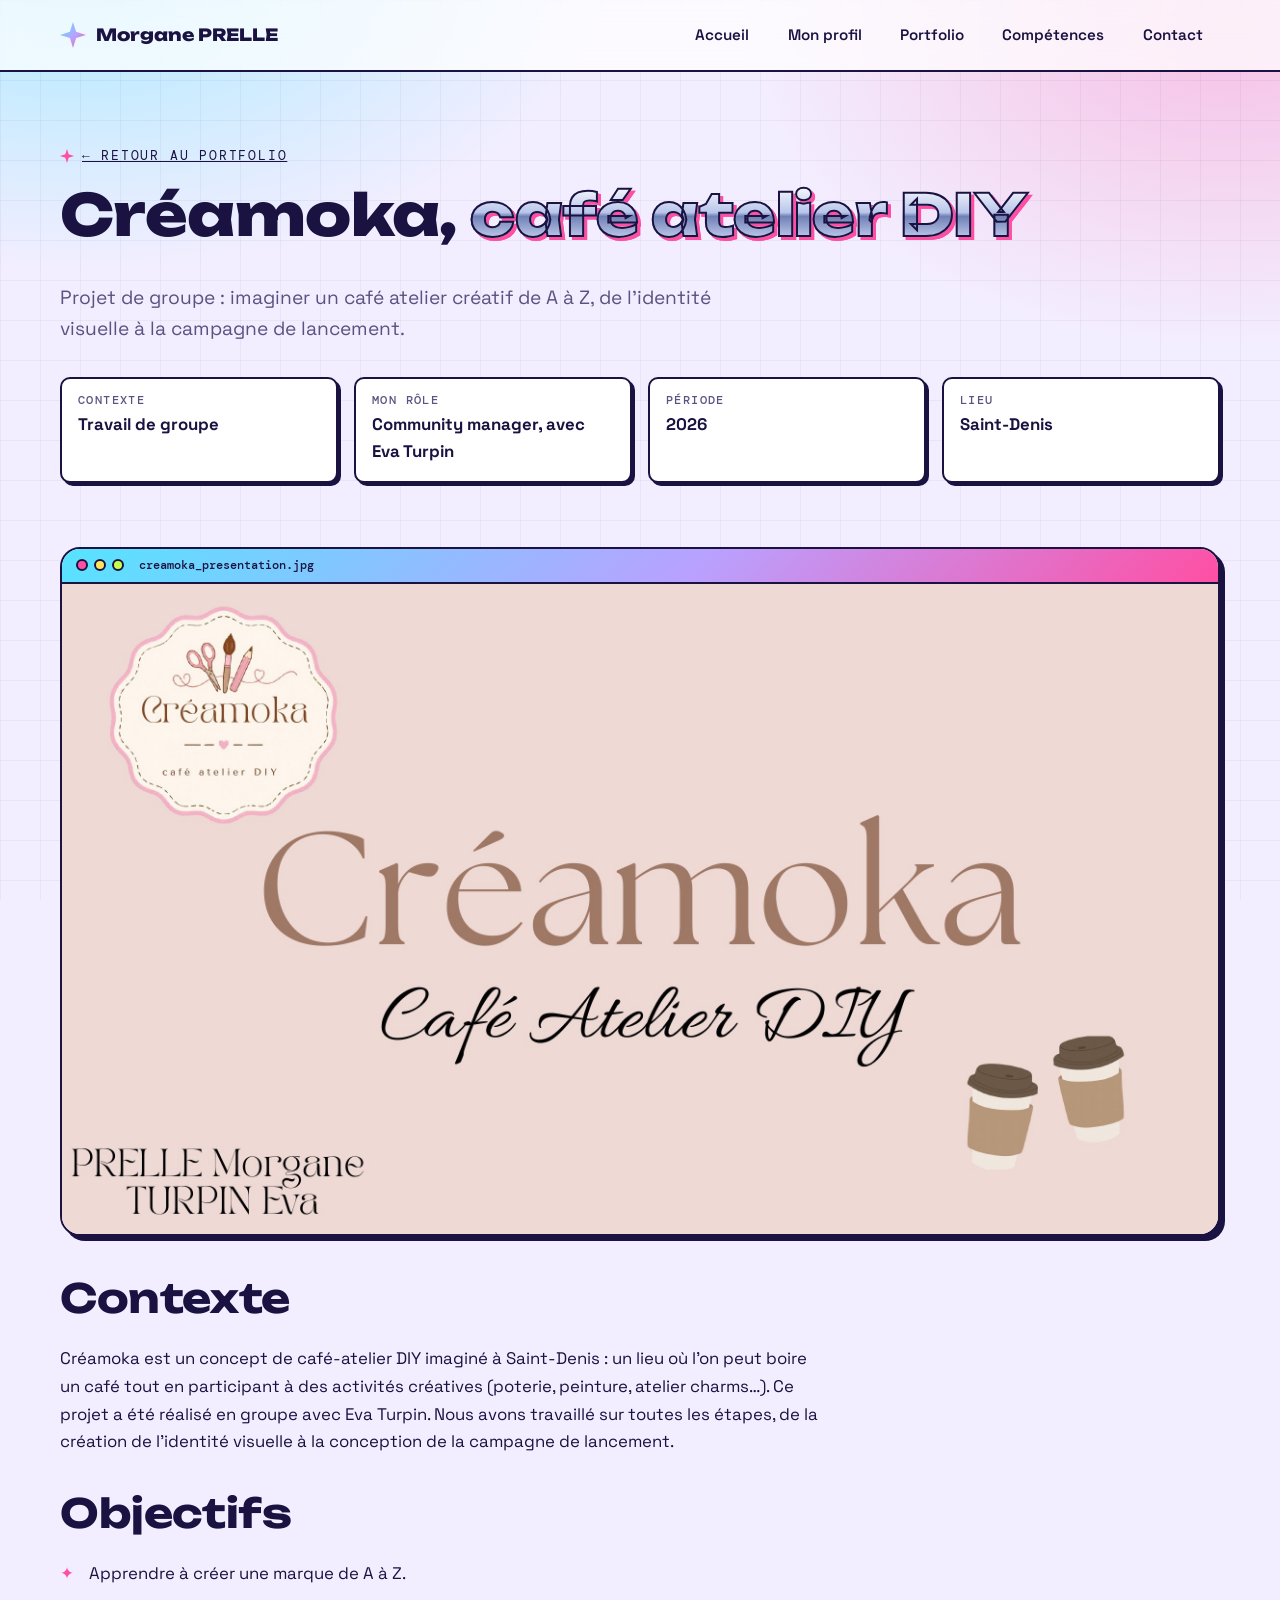
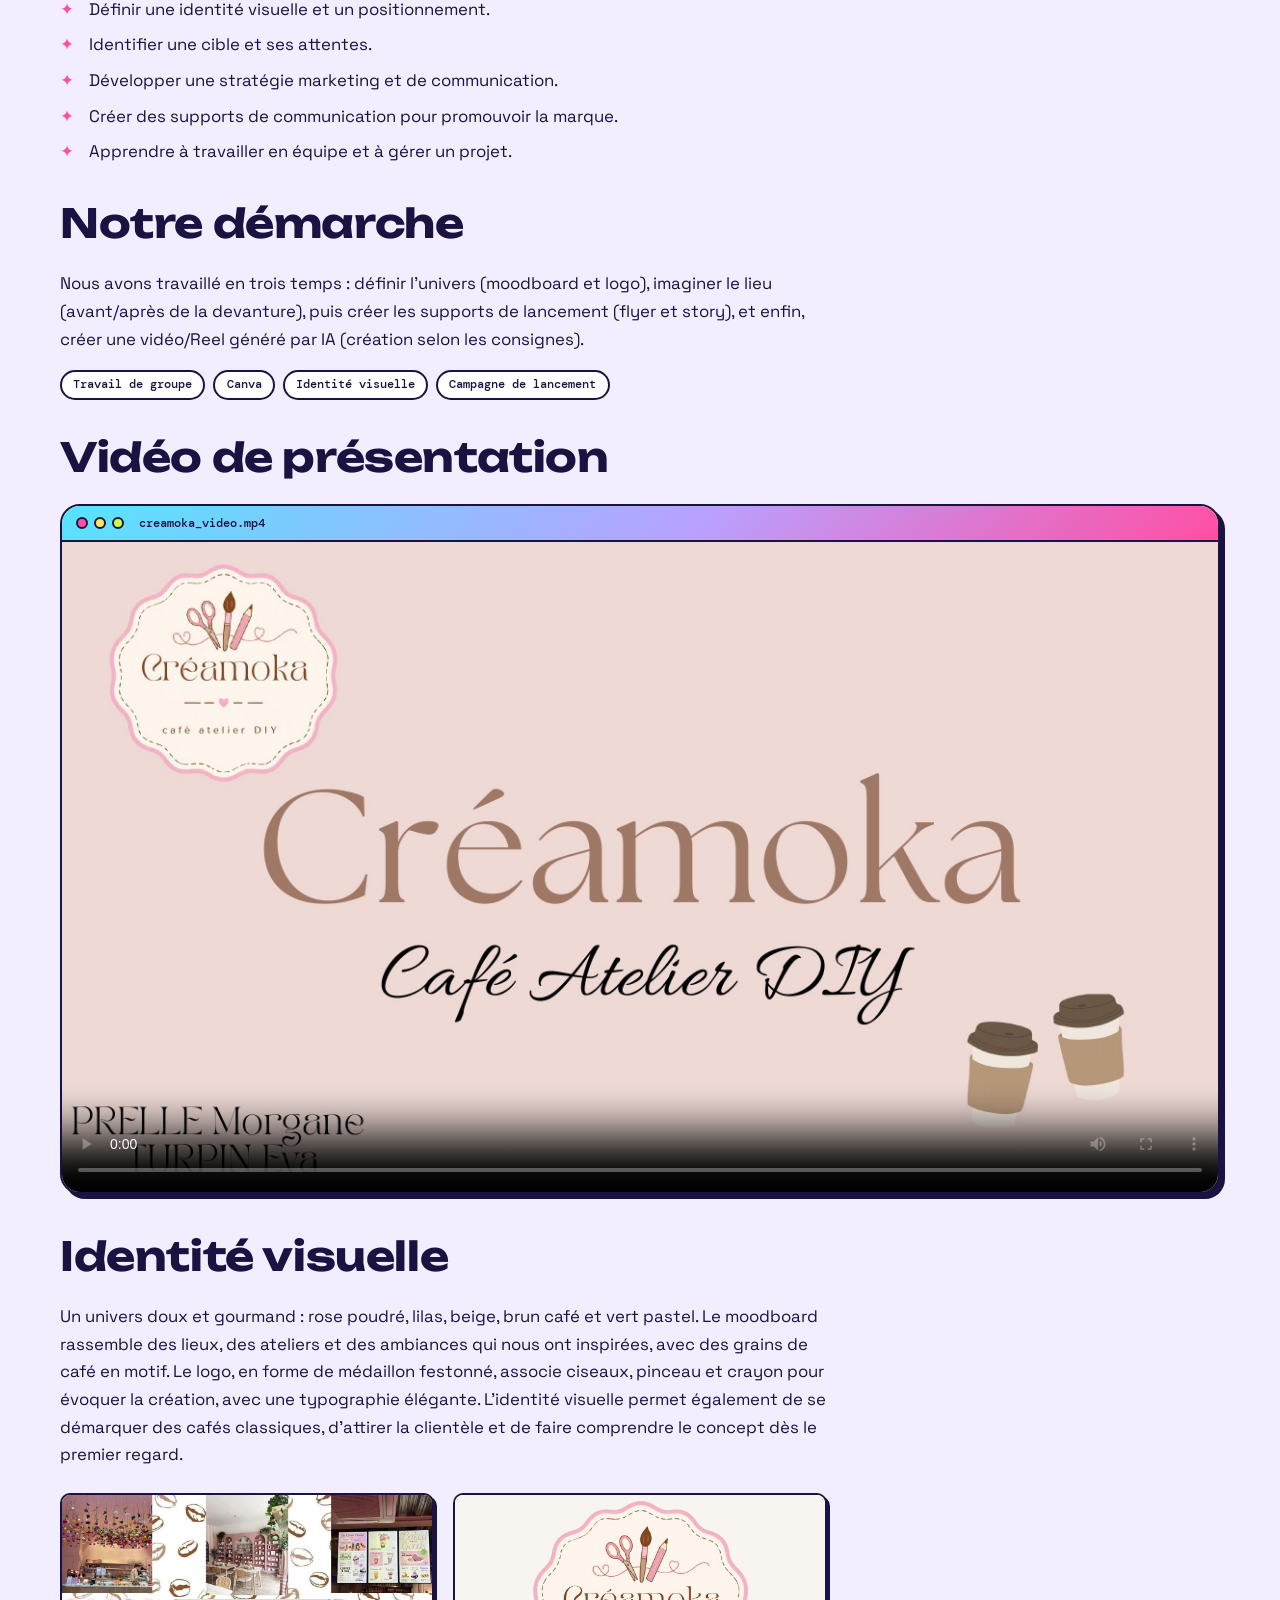
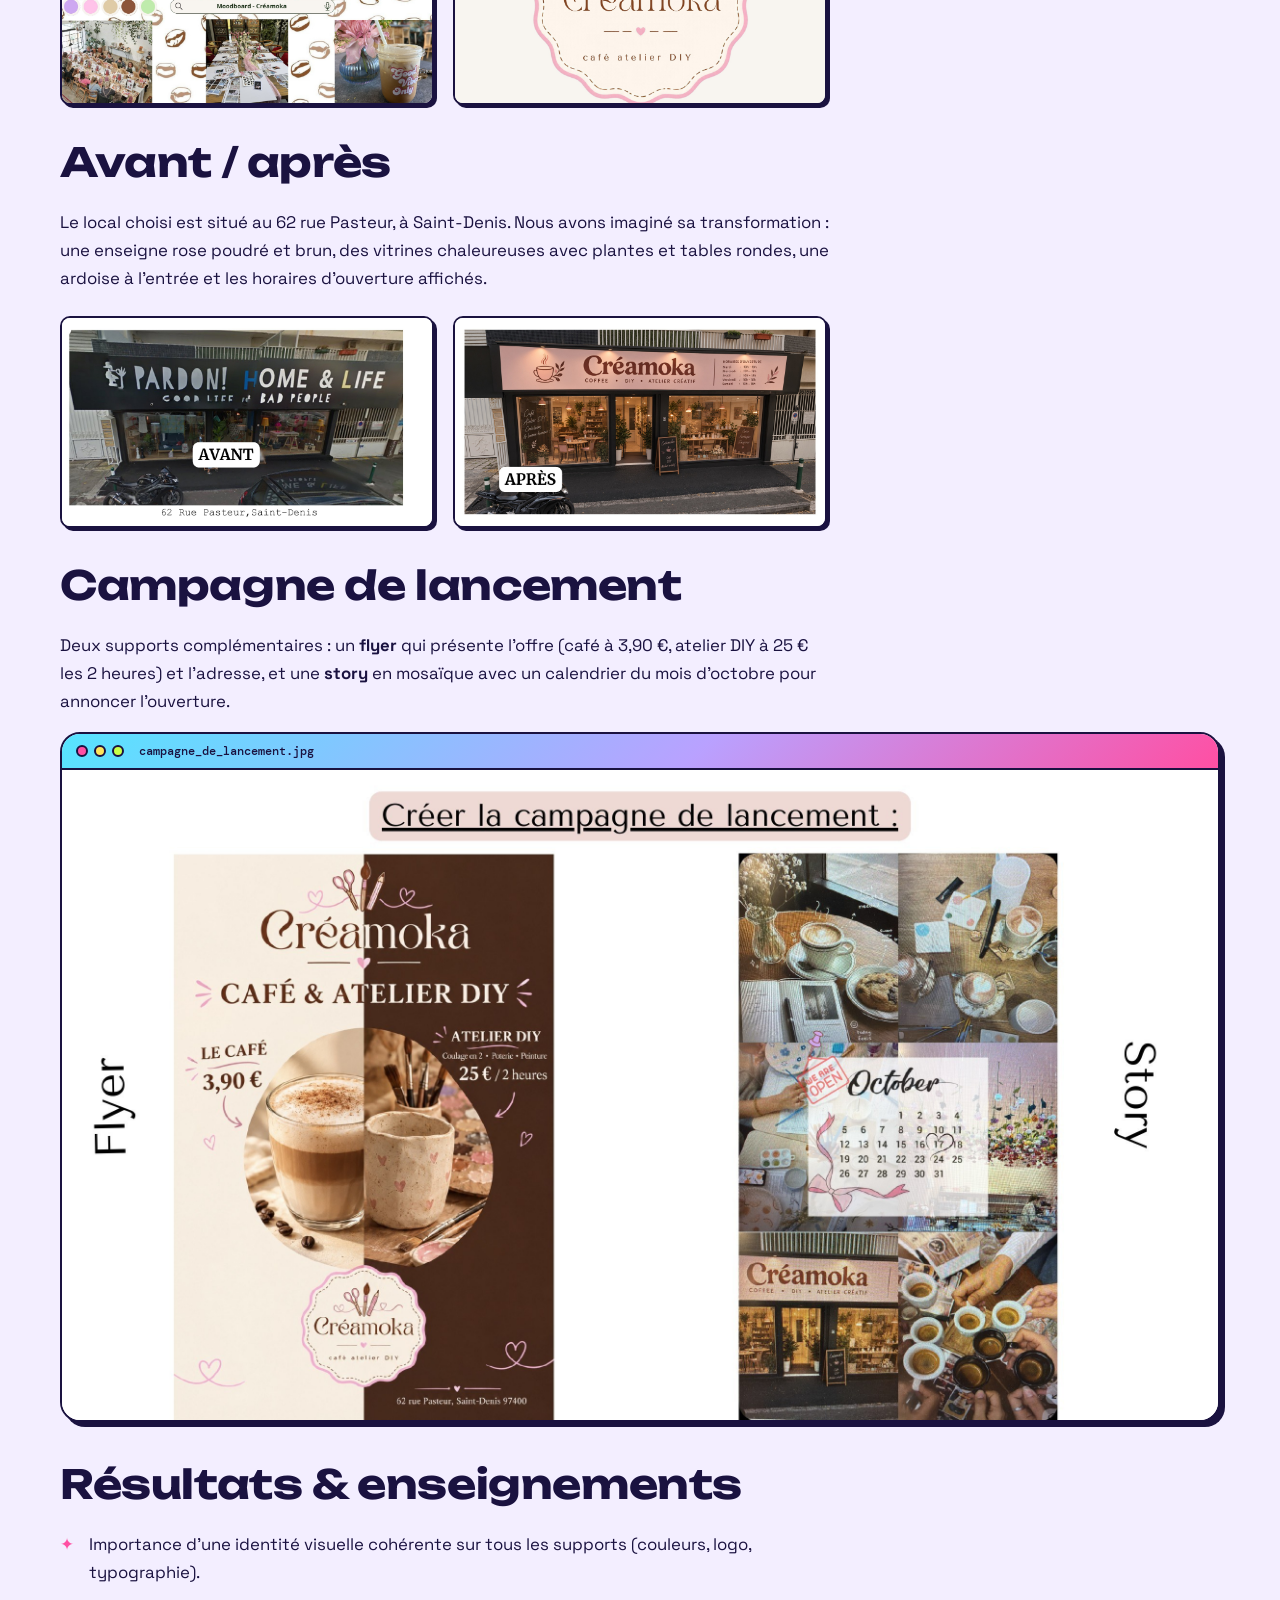
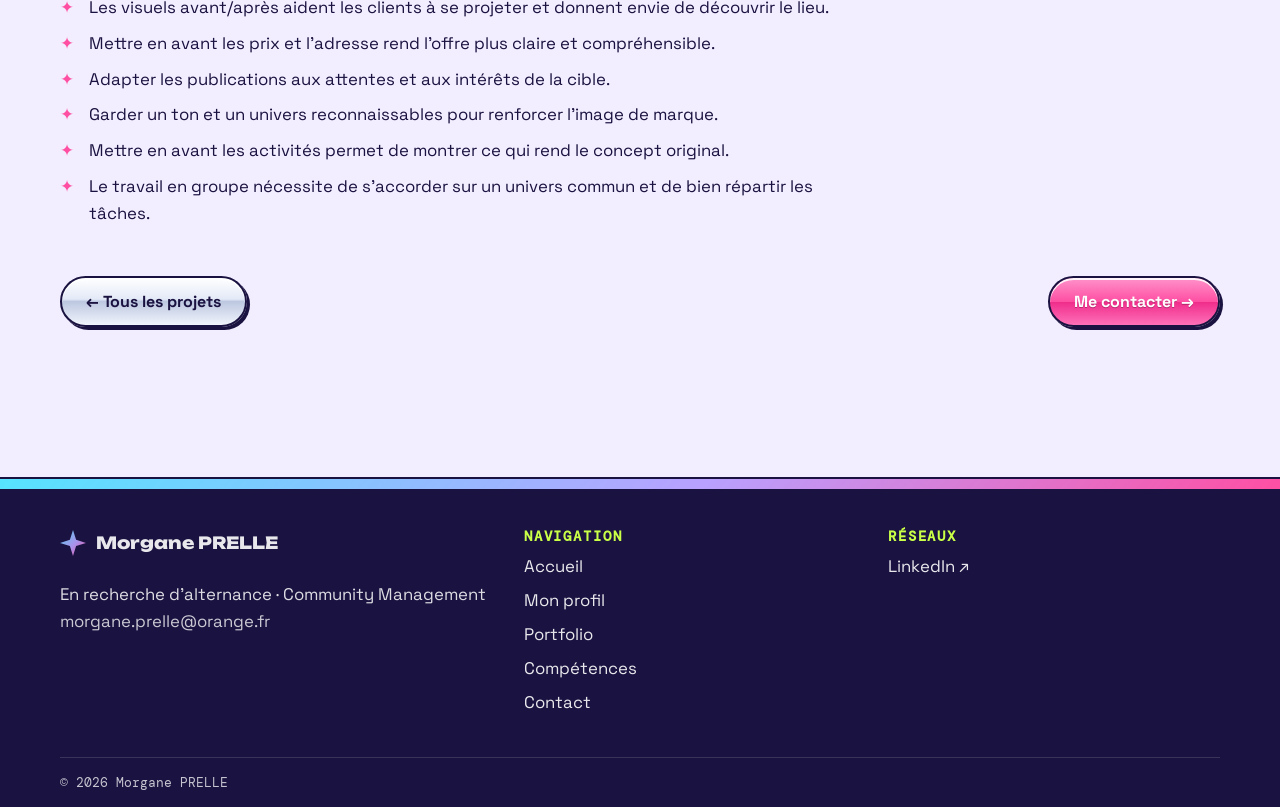
<file: projet-creamoka.html>
<!DOCTYPE html>
<html lang="fr">
<head>
  <meta charset="utf-8">
  <meta name="viewport" content="width=device-width, initial-scale=1">
  <title>Créamoka, café atelier DIY — Morgane Prelle</title>
  <meta name="description" content="Projet de groupe : identité visuelle, avant/après et campagne de lancement d'un café atelier DIY à Saint-Denis.">
  <meta name="theme-color" content="#f3eeff">
  <link rel="icon" href="assets/img/favicon.svg" type="image/svg+xml">
  <link rel="preconnect" href="https://fonts.googleapis.com">
  <link rel="preconnect" href="https://fonts.gstatic.com" crossorigin>
  <link href="https://fonts.googleapis.com/css2?family=DM+Mono:wght@400;500&family=Space+Grotesk:wght@400;500;700&family=Unbounded:wght@600;700;800&display=swap" rel="stylesheet">
  <link rel="stylesheet" href="assets/css/tokens.css">
  <link rel="stylesheet" href="assets/css/style.css">
  <style>
    
    .gallery--wide { grid-template-columns: repeat(auto-fill, minmax(320px, 1fr)); }
    .gallery--wide img { aspect-ratio: 16 / 9; object-fit: contain; }
    .video-frame { position: relative; aspect-ratio: 16 / 9; background: var(--c-ink); }
    .video-frame video, .video-frame iframe { position: absolute; inset: 0; width: 100%; height: 100%; border: 0; }
  </style>
</head>
<body>
  <a class="skip-link" href="#contenu">Aller au contenu</a>
  <header id="site-header"></header>

  <main id="contenu">
    <section class="page-hero">
      <div class="container">
        <a href="portfolio.html" class="eyebrow">← Retour au portfolio</a>
        <h1>Créamoka, <span class="chrome-text">café atelier DIY</span></h1>
        <p class="lead">Projet de groupe : imaginer un café atelier créatif de A à Z, de l'identité visuelle à la campagne de lancement.</p>

        <dl class="project-meta">
          <div><dt>Contexte</dt><dd>Travail de groupe</dd></div>
          <div><dt>Mon rôle</dt><dd>Community manager, avec Eva Turpin</dd></div>
          <div><dt>Période</dt><dd>2026</dd></div>
          <div><dt>Lieu</dt><dd>Saint-Denis</dd></div>
        </dl>
      </div>
    </section>

    <section class="section" style="padding-top:1rem">
      <div class="container">


        <div class="window project-cover">
          <div class="window__bar"><div class="window__dots" aria-hidden="true"><span></span><span></span><span></span></div><span class="window__title">creamoka_presentation.jpg</span></div>
          <div class="window__body window__body--flush"><img src="assets/img/projets/creamoka/creamoka-01-titre.jpg" alt="Page de titre : Créamoka, café atelier DIY, par Morgane Prelle et Eva Turpin" width="2400" height="1350"></div>
        </div>

        <div class="prose">
          <h2>Contexte</h2>
          <p>Créamoka est un concept de café-atelier DIY imaginé à Saint-Denis : un lieu où l'on peut boire un café tout en participant à des activités créatives (poterie, peinture, atelier charms…). Ce projet a été réalisé en groupe avec Eva Turpin. Nous avons travaillé sur toutes les étapes, de la création de l'identité visuelle à la conception de la campagne de lancement.</p>

          <h2>Objectifs</h2>
          <ul class="check-list">

            <li>Apprendre à créer une marque de A à Z.</li>
            <li>Définir une identité visuelle et un positionnement.</li>
            <li>Identifier une cible et ses attentes.</li>
            <li>Développer une stratégie marketing et de communication.</li>
            <li>Créer des supports de communication pour promouvoir la marque.</li>
            <li>Apprendre à travailler en équipe et à gérer un projet.</li>

          </ul>

          <h2>Notre démarche</h2>
          <p>Nous avons travaillé en trois temps : définir l'univers (moodboard et logo), imaginer le lieu (avant/après de la devanture), puis créer les supports de lancement (flyer et story), et enfin, créer une vidéo/Reel généré par IA (création selon les consignes).</p>
          <ul class="chip-list"><li class="chip">Travail de groupe</li><li class="chip">Canva</li><li class="chip">Identité visuelle</li><li class="chip">Campagne de lancement</li></ul>

          <h2>Vidéo de présentation</h2>
        </div>

        <!-- ╔══════════════════ EMPLACEMENT VIDÉO ══════════════════╗
             Option A (fichier hébergé sur le site) : déposer la vidéo dans
             assets/video/creamoka.mp4 (l'image de couverture est la page de titre).
             Option B (YouTube / Vimeo) : remplacer le <video> ci-dessous par
             <iframe src="https://www.youtube.com/embed/ID_DE_LA_VIDEO" title="Vidéo Créamoka"
               allow="accelerometer; encrypted-media; picture-in-picture" allowfullscreen loading="lazy"></iframe>
             ╚═══════════════════════════════════════════════════════╝ -->
        <div class="window project-cover">
          <div class="window__bar"><div class="window__dots" aria-hidden="true"><span></span><span></span><span></span></div><span class="window__title">creamoka_video.mp4</span></div>
          <div class="window__body window__body--flush"><div class="video-frame">
            <video controls preload="metadata" poster="assets/img/projets/creamoka/creamoka-01-titre.jpg">
              <source src="assets/video/creamoka.mp4" type="video/mp4">
            </video>
          </div></div>
        </div>

        <div class="prose">
          <h2>Identité visuelle</h2>
          <p>Un univers doux et gourmand : rose poudré, lilas, beige, brun café et vert pastel. Le moodboard rassemble des lieux, des ateliers et des ambiances qui nous ont inspirées, avec des grains de café en motif. Le logo, en forme de médaillon festonné, associe ciseaux, pinceau et crayon pour évoquer la création, avec une typographie élégante. L’identité visuelle permet également de se démarquer des cafés classiques, d'attirer la clientèle et de faire comprendre le concept dès le premier regard.</p>
        </div>
        <div class="gallery gallery--wide">
          <a href="assets/img/projets/creamoka/creamoka-02-moodboard.jpg" data-lightbox><img src="assets/img/projets/creamoka/creamoka-02-moodboard.jpg" alt="Moodboard Créamoka : intérieurs roses, ateliers de peinture, menus, boisson glacée et palette de cinq couleurs, sur un motif de grains de café" width="2400" height="1350" loading="lazy"></a>
          <a href="assets/img/projets/creamoka/creamoka-03-logo.jpg" data-lightbox><img src="assets/img/projets/creamoka/creamoka-03-logo.jpg" alt="Logo Créamoka, café atelier DIY : médaillon rose festonné avec ciseaux, pinceau et crayon" width="2400" height="1350" loading="lazy"></a>
        </div>
        <div class="prose">
          <h2>Avant / après</h2>
          <p>Le local choisi est situé au 62 rue Pasteur, à Saint-Denis. Nous avons imaginé sa transformation : une enseigne rose poudré et brun, des vitrines chaleureuses avec plantes et tables rondes, une ardoise à l'entrée et les horaires d'ouverture affichés.</p>
        </div>
        <div class="gallery gallery--wide">
          <a href="assets/img/projets/creamoka/creamoka-04-avant.jpg" data-lightbox><img src="assets/img/projets/creamoka/creamoka-04-avant.jpg" alt="Avant : la devanture actuelle du local au 62 rue Pasteur, à Saint-Denis" width="2400" height="1350" loading="lazy"></a>
          <a href="assets/img/projets/creamoka/creamoka-05-apres.jpg" data-lightbox><img src="assets/img/projets/creamoka/creamoka-05-apres.jpg" alt="Après : proposition de devanture Créamoka, avec enseigne rose, vitrines éclairées et horaires d'ouverture" width="2400" height="1350" loading="lazy"></a>
        </div>
        <div class="prose">
          <h2>Campagne de lancement</h2>
          <p>Deux supports complémentaires : un <strong>flyer</strong> qui présente l'offre (café à 3,90 €, atelier DIY à 25 € les 2 heures) et l'adresse, et une <strong>story</strong> en mosaïque avec un calendrier du mois d'octobre pour annoncer l'ouverture.</p>
        </div>
        <div class="window project-cover">
          <div class="window__bar"><div class="window__dots" aria-hidden="true"><span></span><span></span><span></span></div><span class="window__title">campagne_de_lancement.jpg</span></div>
          <div class="window__body window__body--flush"><a href="assets/img/projets/creamoka/creamoka-06-campagne-lancement.jpg" data-lightbox><img src="assets/img/projets/creamoka/creamoka-06-campagne-lancement.jpg" alt="Campagne de lancement Créamoka : un flyer café et atelier DIY à gauche, une story en mosaïque avec calendrier d'octobre à droite" width="2400" height="1350" loading="lazy"></a></div>
        </div>

        <div class="prose">
          <h2>Résultats &amp; enseignements</h2>
          <ul class="check-list">
            <li>Importance d'une identité visuelle cohérente sur tous les supports (couleurs, logo, typographie).</li>
            <li>Les visuels avant/après aident les clients à se projeter et donnent envie de découvrir le lieu.</li>
            <li>Mettre en avant les prix et l'adresse rend l'offre plus claire et compréhensible.</li>
            <li>Adapter les publications aux attentes et aux intérêts de la cible.</li>
            <li>Garder un ton et un univers reconnaissables pour renforcer l'image de marque.</li>
            <li>Mettre en avant les activités permet de montrer ce qui rend le concept original.</li>
            <li>Le travail en groupe nécessite de s'accorder sur un univers commun et de bien répartir les tâches.</li>

          </ul>
        </div>

        <div class="project-nav">
          <a class="btn" href="portfolio.html">← Tous les projets</a>
          <a class="btn btn--primary" href="contact.html">Me contacter →</a>
        </div>
      </div>
    </section>
  </main>

  <footer id="site-footer"></footer>
  <script src="assets/js/site-config.js"></script>
  <script src="assets/js/site.js"></script>
</body>
</html>
</file>
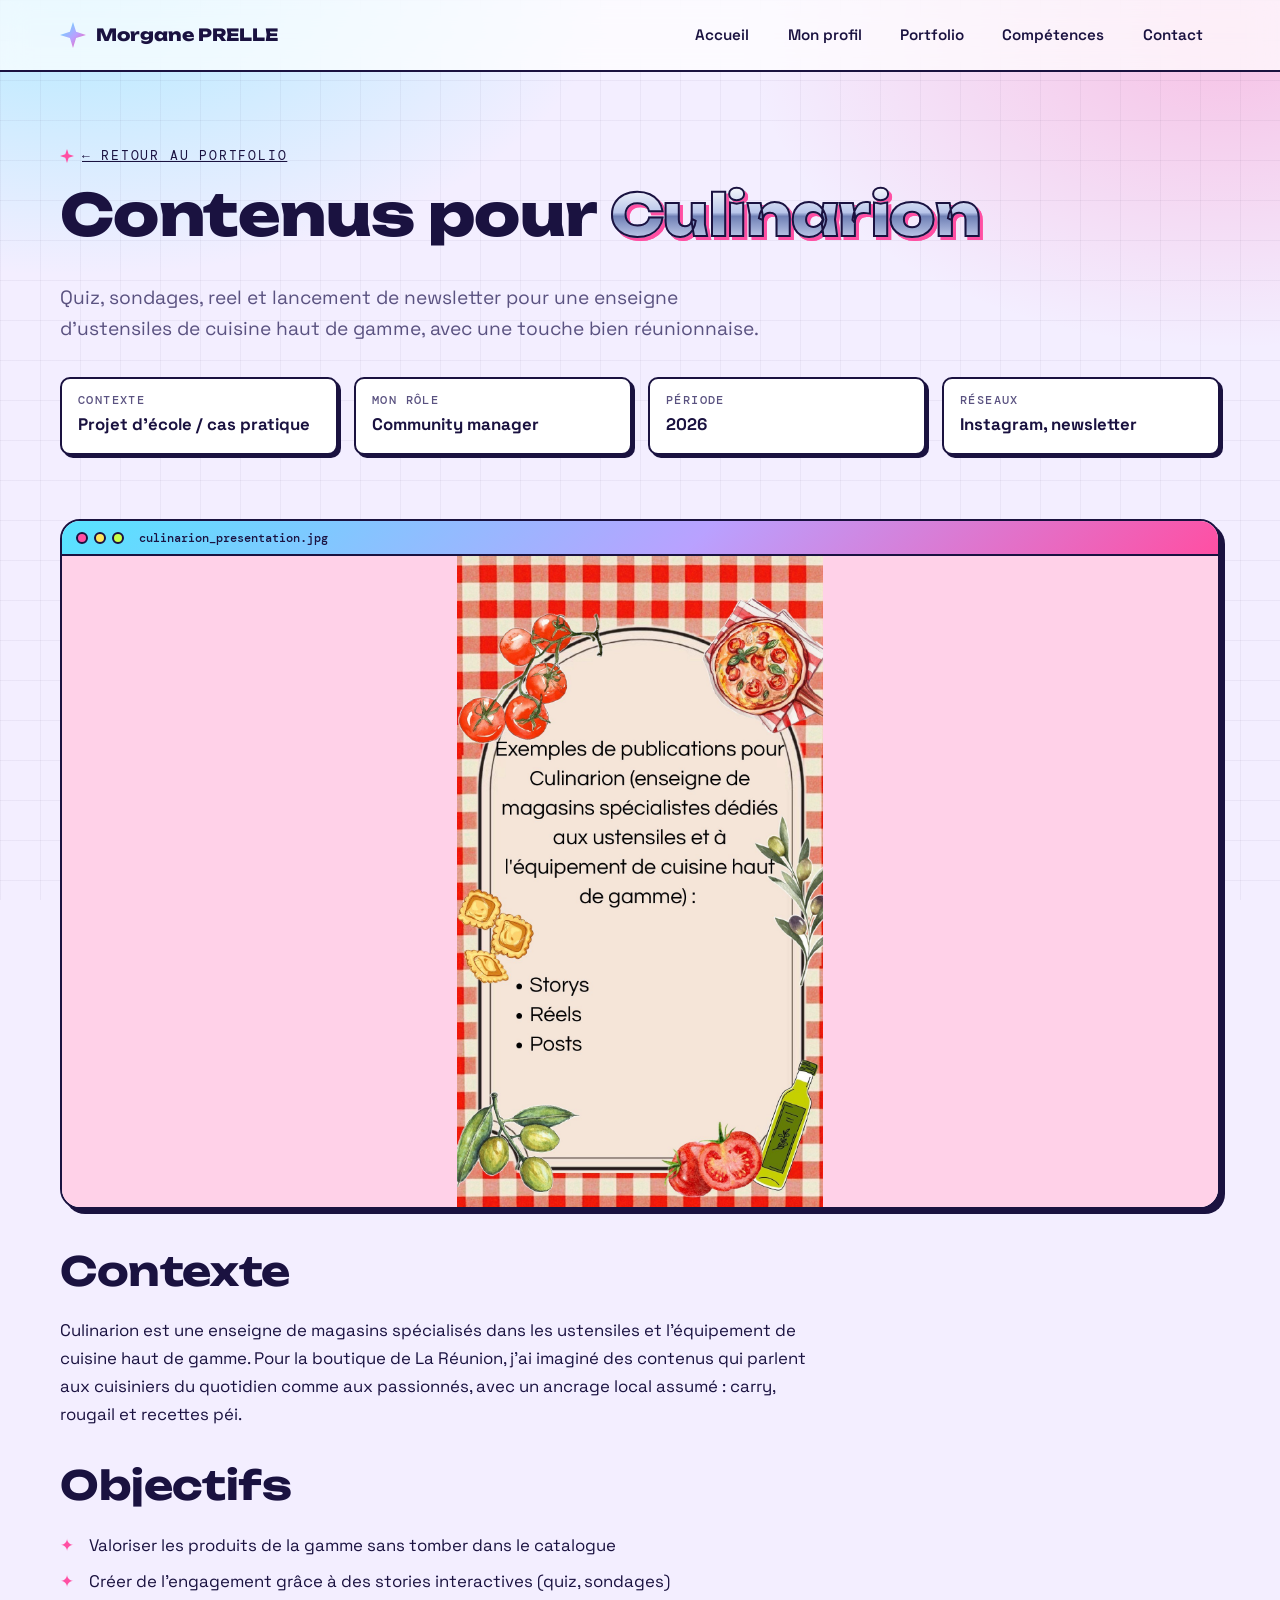
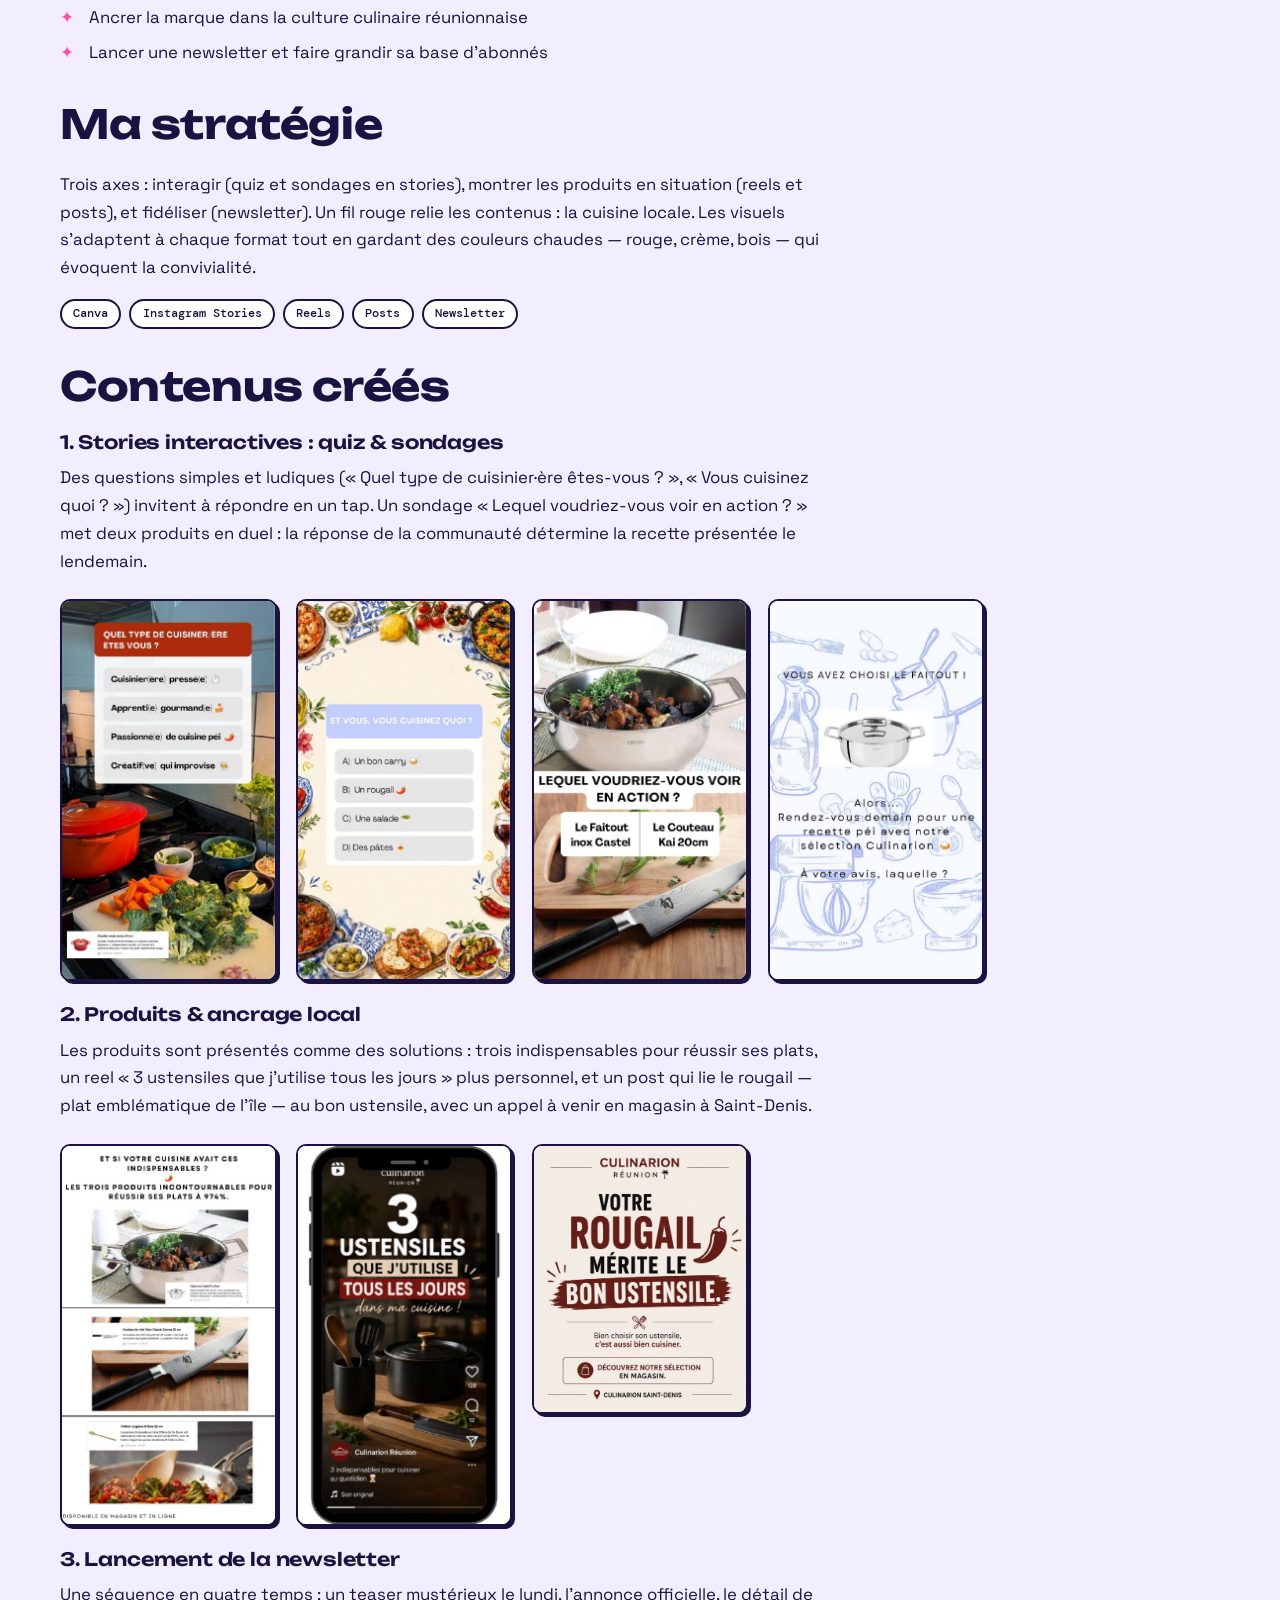
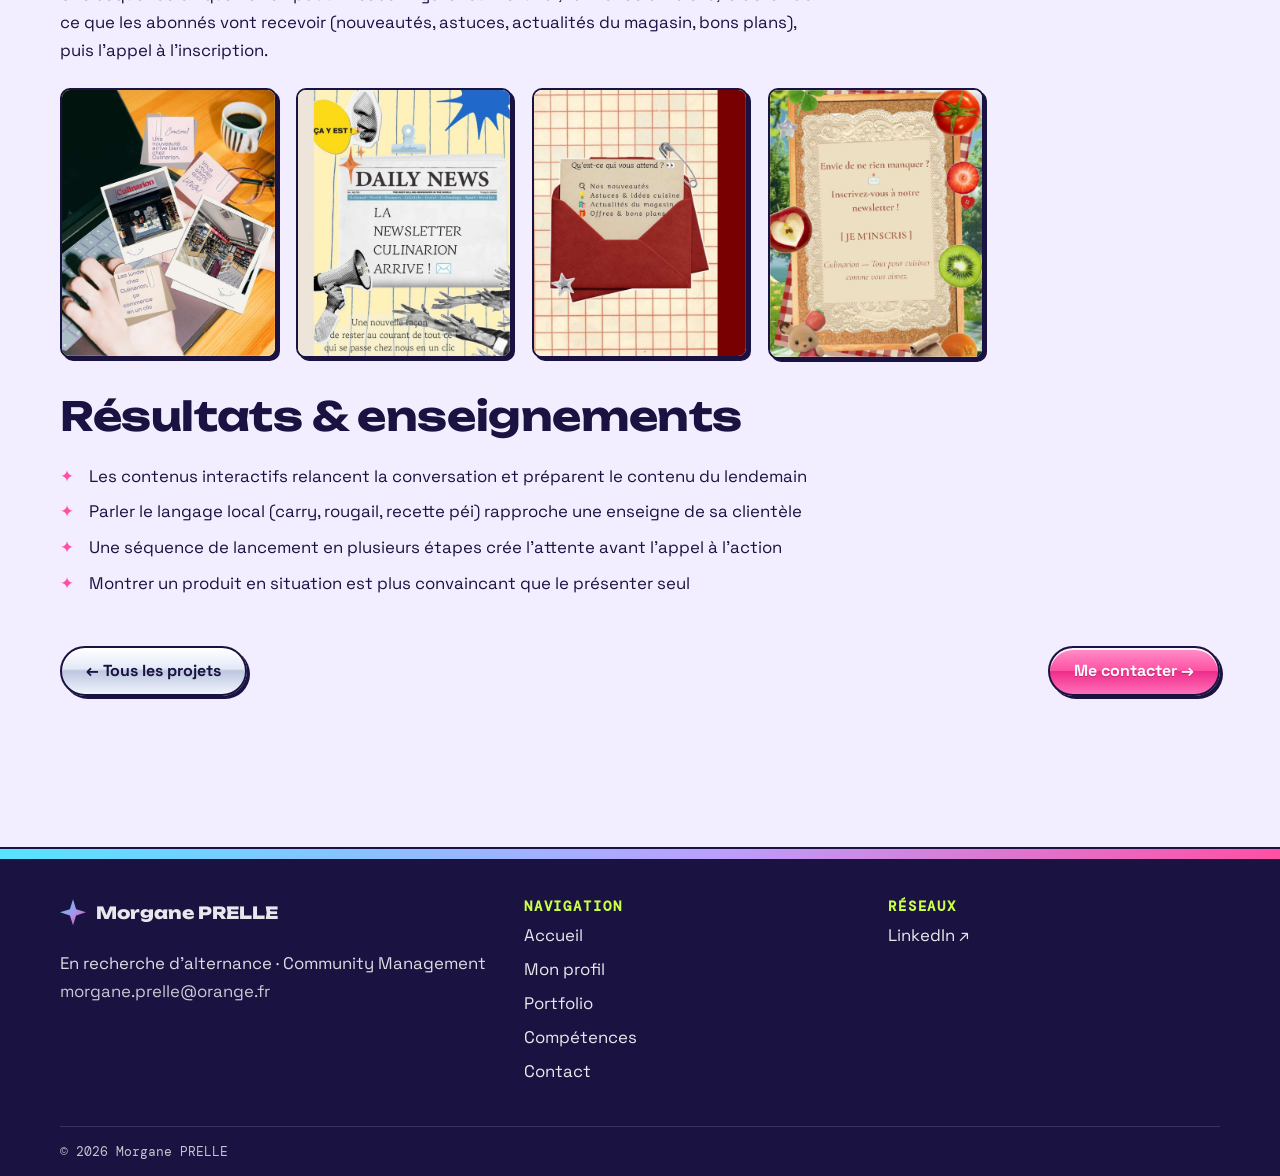
<file: projet-culinarion.html>
<!DOCTYPE html>
<html lang="fr">
<head>
  <meta charset="utf-8">
  <meta name="viewport" content="width=device-width, initial-scale=1">
  <title>Contenus Instagram Culinarion — Morgane Prelle</title>
  <meta name="description" content="Étude de cas : stories interactives, reel, post et lancement de newsletter pour une enseigne d'équipement de cuisine à La Réunion.">
  <meta name="theme-color" content="#f3eeff">
  <link rel="icon" href="assets/img/favicon.svg" type="image/svg+xml">
  <link rel="preconnect" href="https://fonts.googleapis.com">
  <link rel="preconnect" href="https://fonts.gstatic.com" crossorigin>
  <link href="https://fonts.googleapis.com/css2?family=DM+Mono:wght@400;500&family=Space+Grotesk:wght@400;500;700&family=Unbounded:wght@600;700;800&display=swap" rel="stylesheet">
  <link rel="stylesheet" href="assets/css/tokens.css">
  <link rel="stylesheet" href="assets/css/style.css">
  <style>
    
    .gallery--stories { grid-template-columns: repeat(auto-fill, minmax(210px, 1fr)); align-items: start; }
    .gallery--stories img { aspect-ratio: auto; height: auto; object-fit: contain; }
    .project-cover--portrait img { aspect-ratio: 16 / 9; object-fit: contain; background: var(--c-pink-soft); }
  </style>
</head>
<body>
  <a class="skip-link" href="#contenu">Aller au contenu</a>
  <header id="site-header"></header>

  <main id="contenu">
    <section class="page-hero">
      <div class="container">
        <a href="portfolio.html" class="eyebrow">← Retour au portfolio</a>
        <h1>Contenus pour <span class="chrome-text">Culinarion</span></h1>
        <p class="lead">Quiz, sondages, reel et lancement de newsletter pour une enseigne d'ustensiles de cuisine haut de gamme, avec une touche bien réunionnaise.</p>

        <dl class="project-meta">
          <div><dt>Contexte</dt><dd>Projet d'école / cas pratique</dd></div>
          <div><dt>Mon rôle</dt><dd>Community manager</dd></div>
          <div><dt>Période</dt><dd>2026</dd></div>
          <div><dt>Réseaux</dt><dd>Instagram, newsletter</dd></div>
        </dl>
      </div>
    </section>

    <section class="section" style="padding-top:1rem">
      <div class="container">

        <div class="window project-cover project-cover--portrait">
          <div class="window__bar"><div class="window__dots" aria-hidden="true"><span></span><span></span><span></span></div><span class="window__title">culinarion_presentation.jpg</span></div>
          <div class="window__body window__body--flush"><img src="assets/img/projets/culinarion/culinarion-00-intro.jpg" alt="Story de présentation : exemples de publications pour Culinarion, enseigne d'ustensiles et d'équipement de cuisine haut de gamme" width="1080" height="1920"></div>
        </div>

        <div class="prose">
          <h2>Contexte</h2>
          <p>Culinarion est une enseigne de magasins spécialisés dans les ustensiles et l'équipement de cuisine haut de gamme. Pour la boutique de La Réunion, j'ai imaginé des contenus qui parlent aux cuisiniers du quotidien comme aux passionnés, avec un ancrage local assumé : carry, rougail et recettes péi.</p>

          <h2>Objectifs</h2>
          <ul class="check-list"><li>Valoriser les produits de la gamme sans tomber dans le catalogue</li><li>Créer de l'engagement grâce à des stories interactives (quiz, sondages)</li><li>Ancrer la marque dans la culture culinaire réunionnaise</li><li>Lancer une newsletter et faire grandir sa base d'abonnés</li></ul>
          <h2>Ma stratégie</h2>
          <p>Trois axes : interagir (quiz et sondages en stories), montrer les produits en situation (reels et posts), et fidéliser (newsletter). Un fil rouge relie les contenus : la cuisine locale. Les visuels s'adaptent à chaque format tout en gardant des couleurs chaudes — rouge, crème, bois — qui évoquent la convivialité.</p>
          <ul class="chip-list"><li class="chip">Canva</li><li class="chip">Instagram Stories</li><li class="chip">Reels</li><li class="chip">Posts</li><li class="chip">Newsletter</li></ul>

          <h2>Contenus créés</h2>
          <h3>1. Stories interactives : quiz &amp; sondages</h3>
          <p>Des questions simples et ludiques (« Quel type de cuisinier·ère êtes-vous ? », « Vous cuisinez quoi ? ») invitent à répondre en un tap. Un sondage « Lequel voudriez-vous voir en action ? » met deux produits en duel : la réponse de la communauté détermine la recette présentée le lendemain.</p>
        </div>
        <div class="gallery gallery--stories">
          <a href="assets/img/projets/culinarion/culinarion-01-quiz-type-cuisinier.jpg" data-lightbox><img src="assets/img/projets/culinarion/culinarion-01-quiz-type-cuisinier.jpg" alt="Story quiz « Quel type de cuisinier·ère êtes-vous ? » avec quatre réponses, devant une cocotte rouge et des légumes" width="860" height="1528" loading="lazy"></a>
          <a href="assets/img/projets/culinarion/culinarion-02-quiz-vous-cuisinez-quoi.jpg" data-lightbox><img src="assets/img/projets/culinarion/culinarion-02-quiz-vous-cuisinez-quoi.jpg" alt="Story quiz « Et vous, vous cuisinez quoi ? » : carry, rougail, salade ou pâtes, sur un cadre de plats méditerranéens" width="860" height="1528" loading="lazy"></a>
          <a href="assets/img/projets/culinarion/culinarion-04-sondage-produit.jpg" data-lightbox><img src="assets/img/projets/culinarion/culinarion-04-sondage-produit.jpg" alt="Story sondage « Lequel voudriez-vous voir en action ? » : le faitout inox ou le couteau de chef" width="860" height="1528" loading="lazy"></a>
          <a href="assets/img/projets/culinarion/culinarion-05-resultat-faitout.jpg" data-lightbox><img src="assets/img/projets/culinarion/culinarion-05-resultat-faitout.jpg" alt="Story résultat : « Vous avez choisi le faitout ! » et annonce d'une recette péi le lendemain" width="860" height="1528" loading="lazy"></a>
        </div>
        <div class="prose">
          <h3>2. Produits &amp; ancrage local</h3>
          <p>Les produits sont présentés comme des solutions : trois indispensables pour réussir ses plats, un reel « 3 ustensiles que j'utilise tous les jours » plus personnel, et un post qui lie le rougail — plat emblématique de l'île — au bon ustensile, avec un appel à venir en magasin à Saint-Denis.</p>
        </div>
        <div class="gallery gallery--stories">
          <a href="assets/img/projets/culinarion/culinarion-03-trois-indispensables.jpg" data-lightbox><img src="assets/img/projets/culinarion/culinarion-03-trois-indispensables.jpg" alt="Story « Et si votre cuisine avait ces indispensables ? » : faitout inox, couteau de chef et cuillère en bois" width="860" height="1528" loading="lazy"></a>
          <a href="assets/img/projets/culinarion/culinarion-06-reel-3-ustensiles.jpg" data-lightbox><img src="assets/img/projets/culinarion/culinarion-06-reel-3-ustensiles.jpg" alt="Reel « 3 ustensiles que j'utilise tous les jours dans ma cuisine ! » sur le compte Culinarion Réunion" width="860" height="1528" loading="lazy"></a>
          <a href="assets/img/projets/culinarion/culinarion-07-post-rougail.jpg" data-lightbox><img src="assets/img/projets/culinarion/culinarion-07-post-rougail.jpg" alt="Post « Votre rougail mérite le bon ustensile » avec invitation à découvrir la sélection au magasin de Saint-Denis" width="1080" height="1350" loading="lazy"></a>
        </div>
        <div class="prose">
          <h3>3. Lancement de la newsletter</h3>
          <p>Une séquence en quatre temps : un teaser mystérieux le lundi, l'annonce officielle, le détail de ce que les abonnés vont recevoir (nouveautés, astuces, actualités du magasin, bons plans), puis l'appel à l'inscription.</p>
        </div>
        <div class="gallery gallery--stories">
          <a href="assets/img/projets/culinarion/culinarion-08-teaser-nouveaute.jpg" data-lightbox><img src="assets/img/projets/culinarion/culinarion-08-teaser-nouveaute.jpg" alt="Visuel teaser : « Une nouveauté arrive bientôt chez Culinarion », avec photos du magasin posées sur un bureau" width="1080" height="1350" loading="lazy"></a>
          <a href="assets/img/projets/culinarion/culinarion-09-newsletter-arrive.jpg" data-lightbox><img src="assets/img/projets/culinarion/culinarion-09-newsletter-arrive.jpg" alt="Visuel d'annonce : « La newsletter Culinarion arrive ! » sur une une de journal" width="1080" height="1350" loading="lazy"></a>
          <a href="assets/img/projets/culinarion/culinarion-10-newsletter-contenu.jpg" data-lightbox><img src="assets/img/projets/culinarion/culinarion-10-newsletter-contenu.jpg" alt="Visuel « Qu'est-ce qui vous attend ? » : nouveautés, astuces, actualités du magasin, offres et bons plans" width="1080" height="1350" loading="lazy"></a>
          <a href="assets/img/projets/culinarion/culinarion-11-newsletter-inscription.jpg" data-lightbox><img src="assets/img/projets/culinarion/culinarion-11-newsletter-inscription.jpg" alt="Visuel d'appel à l'action : « Inscrivez-vous à notre newsletter ! »" width="1019" height="1276" loading="lazy"></a>
        </div>
        <div class="prose">

          <h2>Résultats &amp; enseignements</h2>
          <ul class="check-list"><li>Les contenus interactifs relancent la conversation et préparent le contenu du lendemain</li><li>Parler le langage local (carry, rougail, recette péi) rapproche une enseigne de sa clientèle</li><li>Une séquence de lancement en plusieurs étapes crée l'attente avant l'appel à l'action</li><li>Montrer un produit en situation est plus convaincant que le présenter seul</li></ul>
        </div>

        <div class="project-nav">
          <a class="btn" href="portfolio.html">← Tous les projets</a>
          <a class="btn btn--primary" href="contact.html">Me contacter →</a>
        </div>
      </div>
    </section>
  </main>

  <footer id="site-footer"></footer>
  <script src="assets/js/site-config.js"></script>
  <script src="assets/js/site.js"></script>
</body>
</html>
</file>
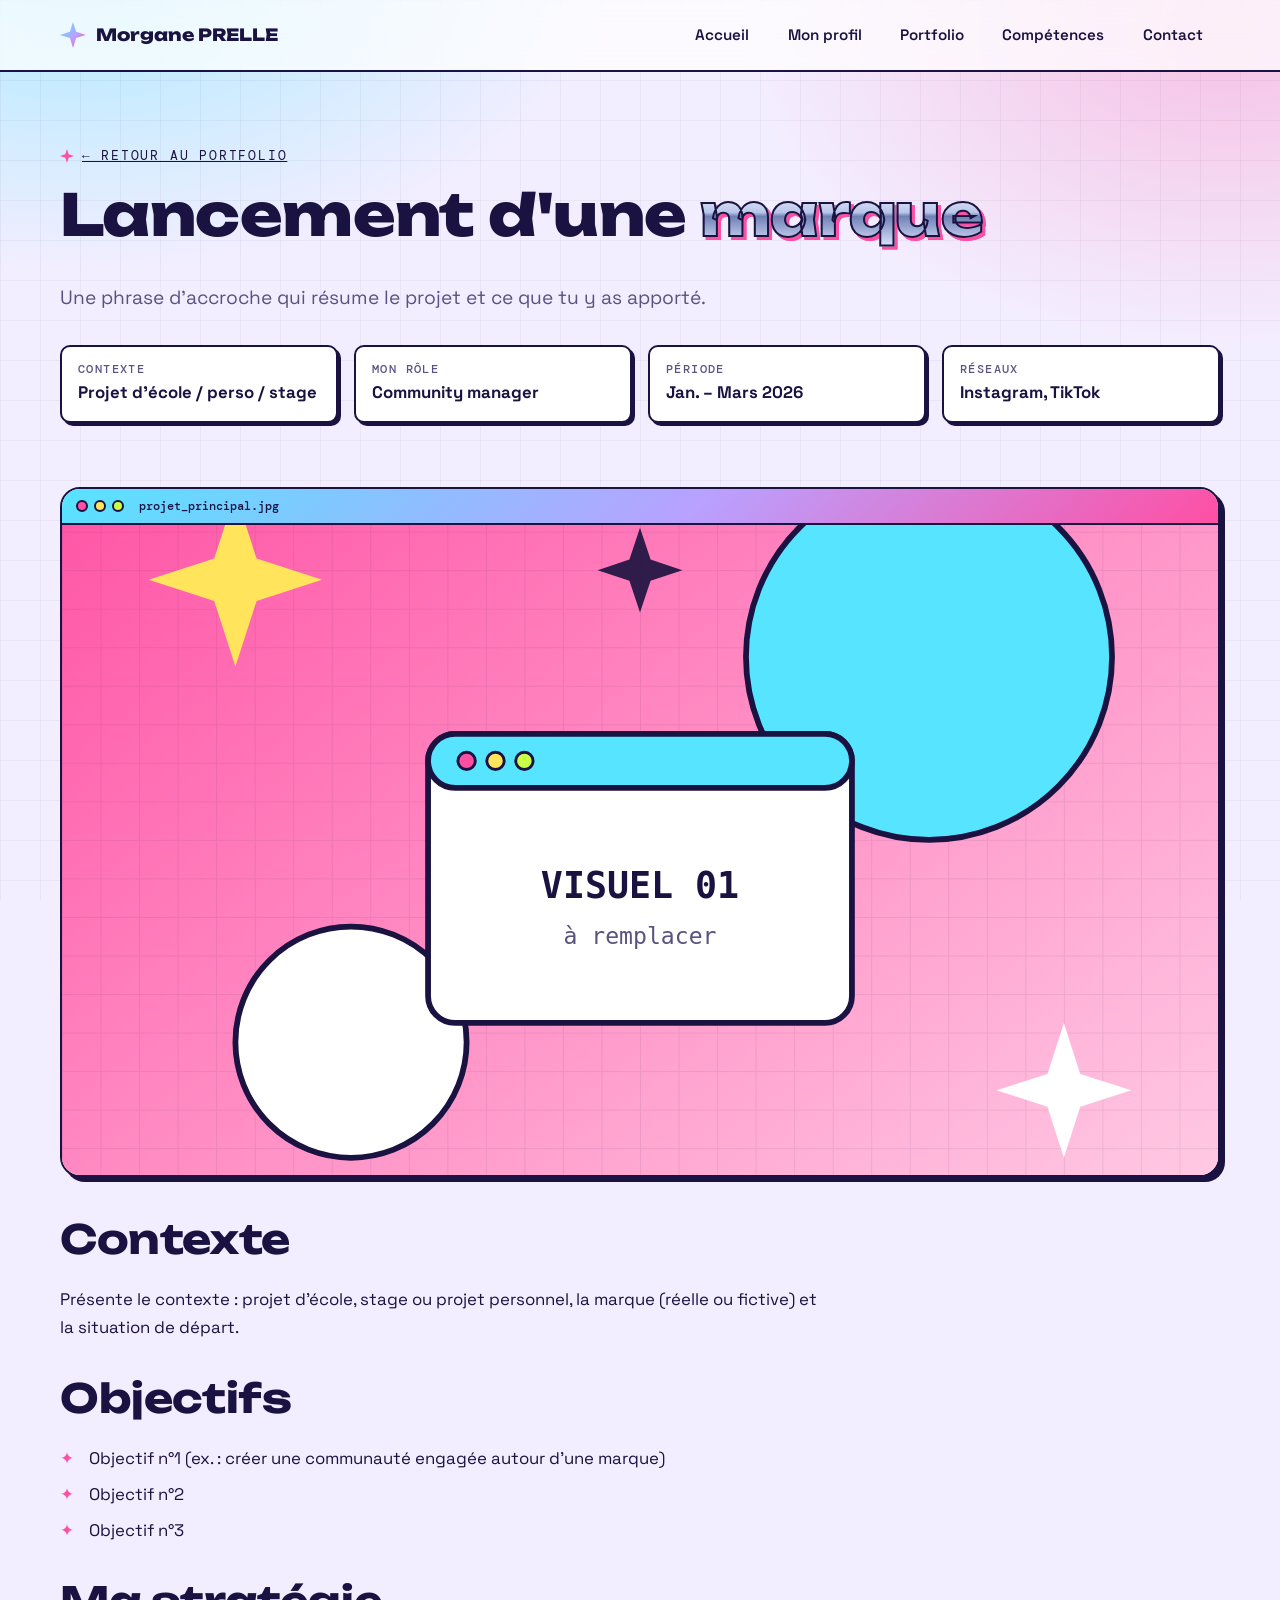
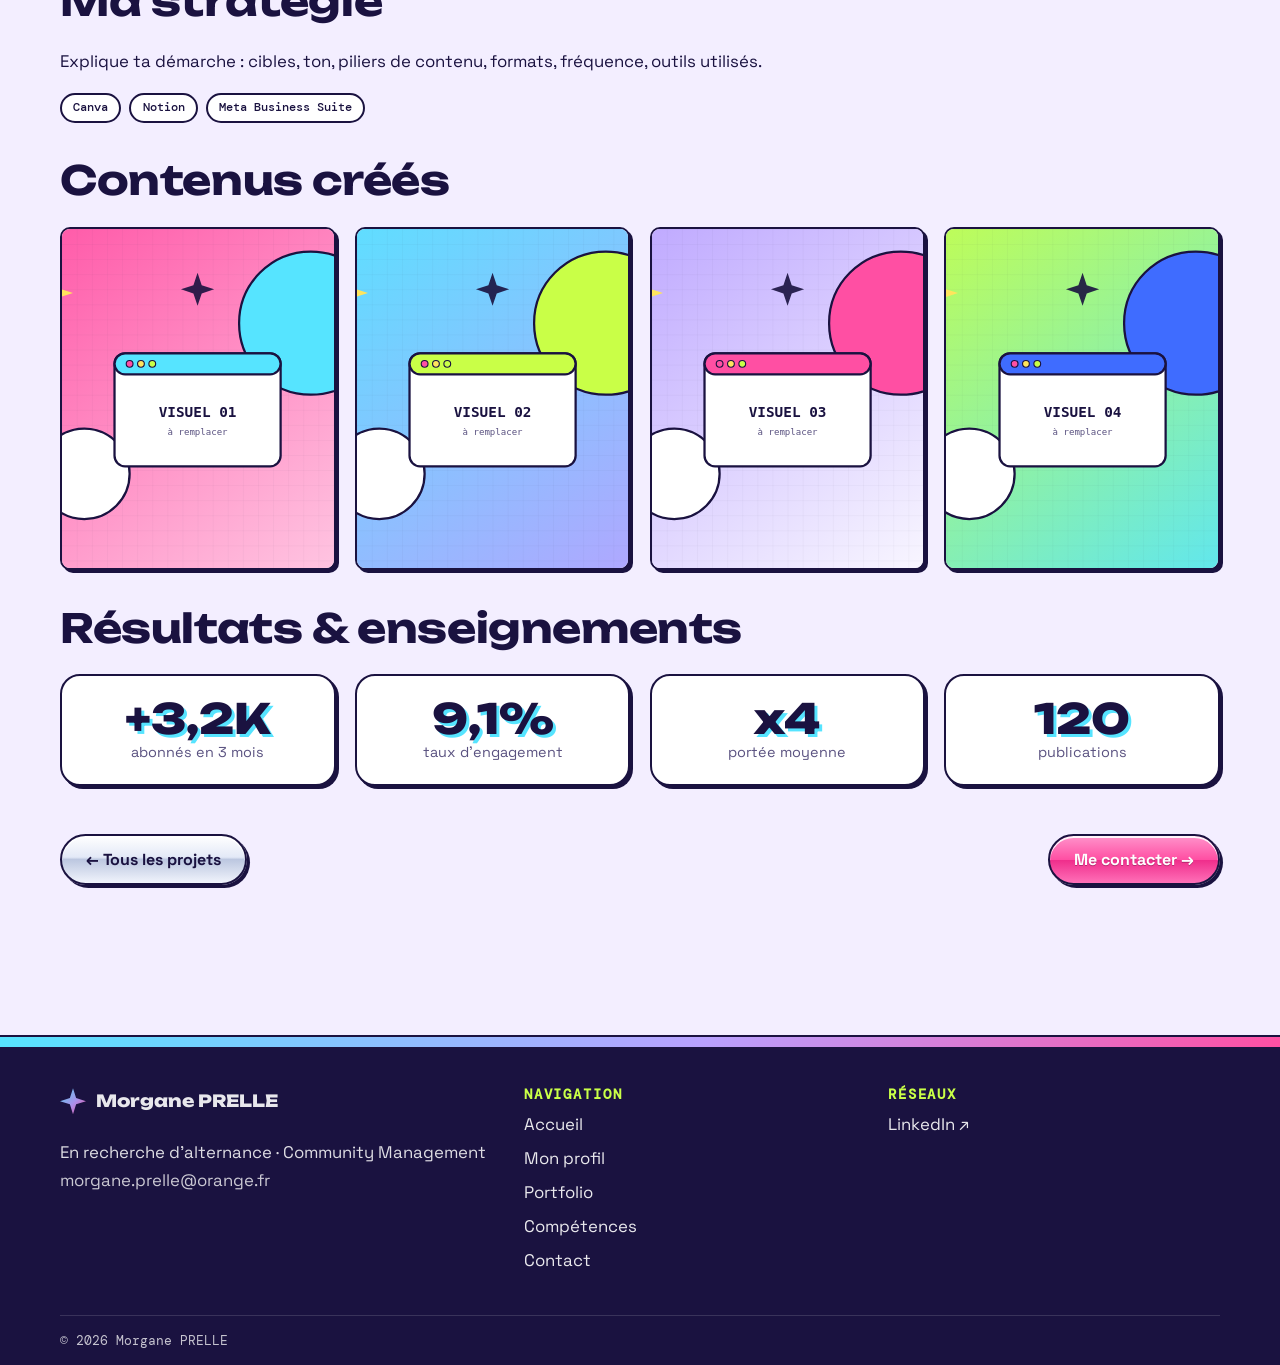
<file: projet-exemple.html>
<!DOCTYPE html>
<html lang="fr">
<head>
  <meta charset="utf-8">
  <meta name="viewport" content="width=device-width, initial-scale=1">
  <!-- ╔════════════════════════════════════════════════════════════════╗
       ║ MODÈLE DE PAGE PROJET                                          ║
       ║ 1. Dupliquer ce fichier, ex. : projet-marque-x.html            ║
       ║ 2. Remplacer les textes + images                               ║
       ║ 3. Dans portfolio.html, faire pointer une carte vers ce fichier║
       ╚════════════════════════════════════════════════════════════════╝ -->
  <title>Lancement d'une marque — Morgane PRELLE</title>
  <meta name="description" content="Étude de cas : stratégie de lancement Instagram, de l'audit aux résultats.">
  <meta name="theme-color" content="#f3eeff">
  <link rel="icon" href="assets/img/favicon.svg" type="image/svg+xml">
  <link rel="preconnect" href="https://fonts.googleapis.com">
  <link rel="preconnect" href="https://fonts.gstatic.com" crossorigin>
  <link href="https://fonts.googleapis.com/css2?family=DM+Mono:wght@400;500&family=Space+Grotesk:wght@400;500;700&family=Unbounded:wght@600;700;800&display=swap" rel="stylesheet">
  <link rel="stylesheet" href="assets/css/tokens.css">
  <link rel="stylesheet" href="assets/css/style.css">
</head>
<body>
  <a class="skip-link" href="#contenu">Aller au contenu</a>
  <header id="site-header"></header>

  <main id="contenu">
    <section class="page-hero">
      <div class="container">
        <a href="portfolio.html" class="eyebrow">← Retour au portfolio</a>
        <h1>Lancement d'une <span class="chrome-text">marque</span></h1>
        <p class="lead">Une phrase d'accroche qui résume le projet et ce que tu y as apporté.</p>

        <dl class="project-meta">
          <div><dt>Contexte</dt><dd>Projet d'école / perso / stage</dd></div>
          <div><dt>Mon rôle</dt><dd>Community manager</dd></div>
          <div><dt>Période</dt><dd>Jan. – Mars 2026</dd></div>
          <div><dt>Réseaux</dt><dd>Instagram, TikTok</dd></div>
        </dl>
      </div>
    </section>

    <section class="section" style="padding-top:1rem">
      <div class="container">

        <!-- Image principale (ratio 16/9 conseillé) -->
        <div class="window project-cover">
          <div class="window__bar"><div class="window__dots" aria-hidden="true"><span></span><span></span><span></span></div><span class="window__title">projet_principal.jpg</span></div>
          <div class="window__body window__body--flush"><img src="assets/img/projets/projet-01.svg" alt="Visuel principal du projet" width="1200" height="900"></div>
        </div>

        <div class="prose">
          <h2>Contexte</h2>
          <p>Présente le contexte : projet d'école, stage ou projet personnel, la marque (réelle ou fictive) et la situation de départ.</p>

          <h2>Objectifs</h2>
          <ul class="check-list">
            <li>Objectif n°1 (ex. : créer une communauté engagée autour d'une marque)</li>
            <li>Objectif n°2</li>
            <li>Objectif n°3</li>
          </ul>

          <h2>Ma stratégie</h2>
          <p>Explique ta démarche : cibles, ton, piliers de contenu, formats, fréquence, outils utilisés.</p>
          <ul class="chip-list"><li class="chip">Canva</li><li class="chip">Notion</li><li class="chip">Meta Business Suite</li></ul>

          <h2>Contenus créés</h2>
        </div>

        <div class="gallery">
          <a href="assets/img/projets/projet-01.svg" data-lightbox><img src="assets/img/projets/projet-01.svg" alt="Contenu 1" loading="lazy"></a>
          <a href="assets/img/projets/projet-02.svg" data-lightbox><img src="assets/img/projets/projet-02.svg" alt="Contenu 2" loading="lazy"></a>
          <a href="assets/img/projets/projet-03.svg" data-lightbox><img src="assets/img/projets/projet-03.svg" alt="Contenu 3" loading="lazy"></a>
          <a href="assets/img/projets/projet-04.svg" data-lightbox><img src="assets/img/projets/projet-04.svg" alt="Contenu 4" loading="lazy"></a>
        </div>

        <div class="prose">
        <h2>Résultats &amp; enseignements</h2></div>
        <div class="stats">
          <div class="stat"><div class="stat__num">+3,2K</div><div class="stat__label">abonnés en 3 mois</div></div>
          <div class="stat"><div class="stat__num">9,1%</div><div class="stat__label">taux d'engagement</div></div>
          <div class="stat"><div class="stat__num">x4</div><div class="stat__label">portée moyenne</div></div>
          <div class="stat"><div class="stat__num">120</div><div class="stat__label">publications</div></div>
        </div>

        <div class="project-nav">
          <a class="btn" href="portfolio.html">← Tous les projets</a>
          <a class="btn btn--primary" href="contact.html">Me contacter →</a>
        </div>
      </div>
    </section>
  </main>

  <footer id="site-footer"></footer>
  <script src="assets/js/site-config.js"></script>
  <script src="assets/js/site.js"></script>
</body>
</html>
</file>
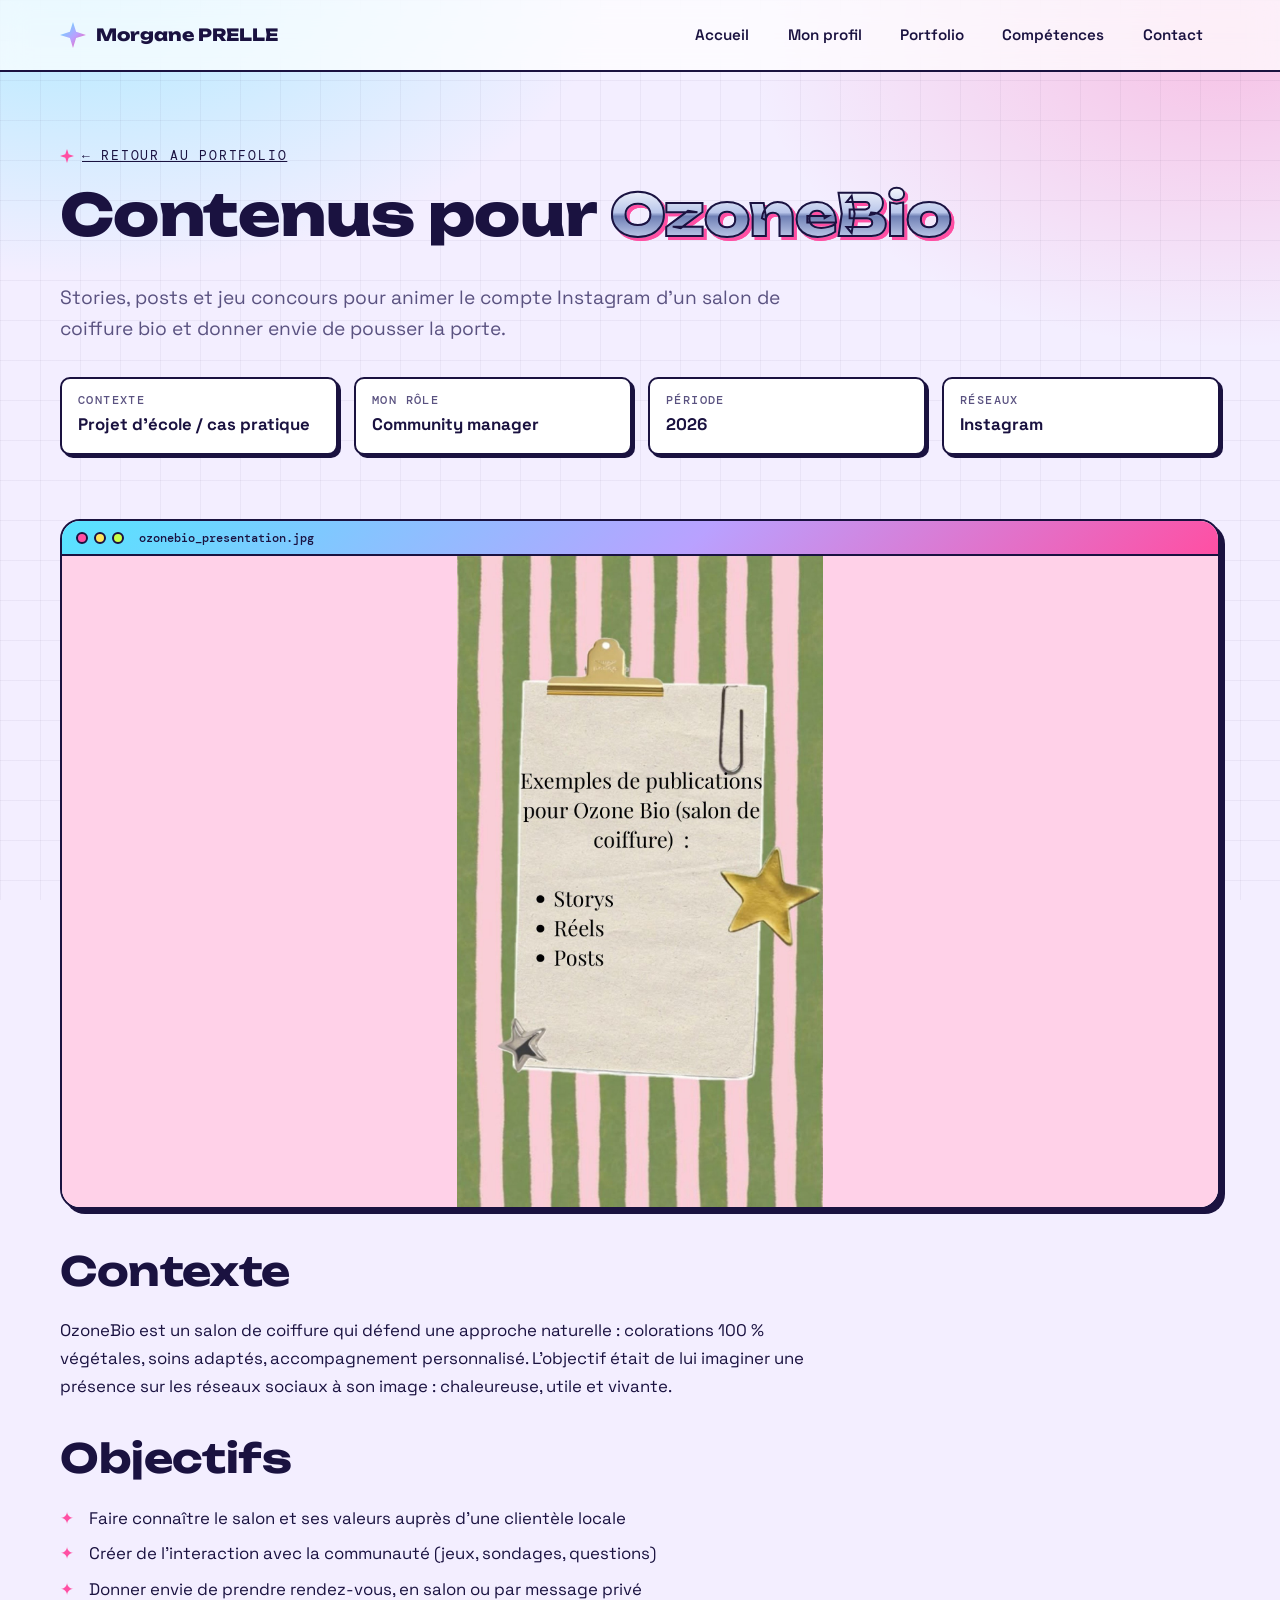
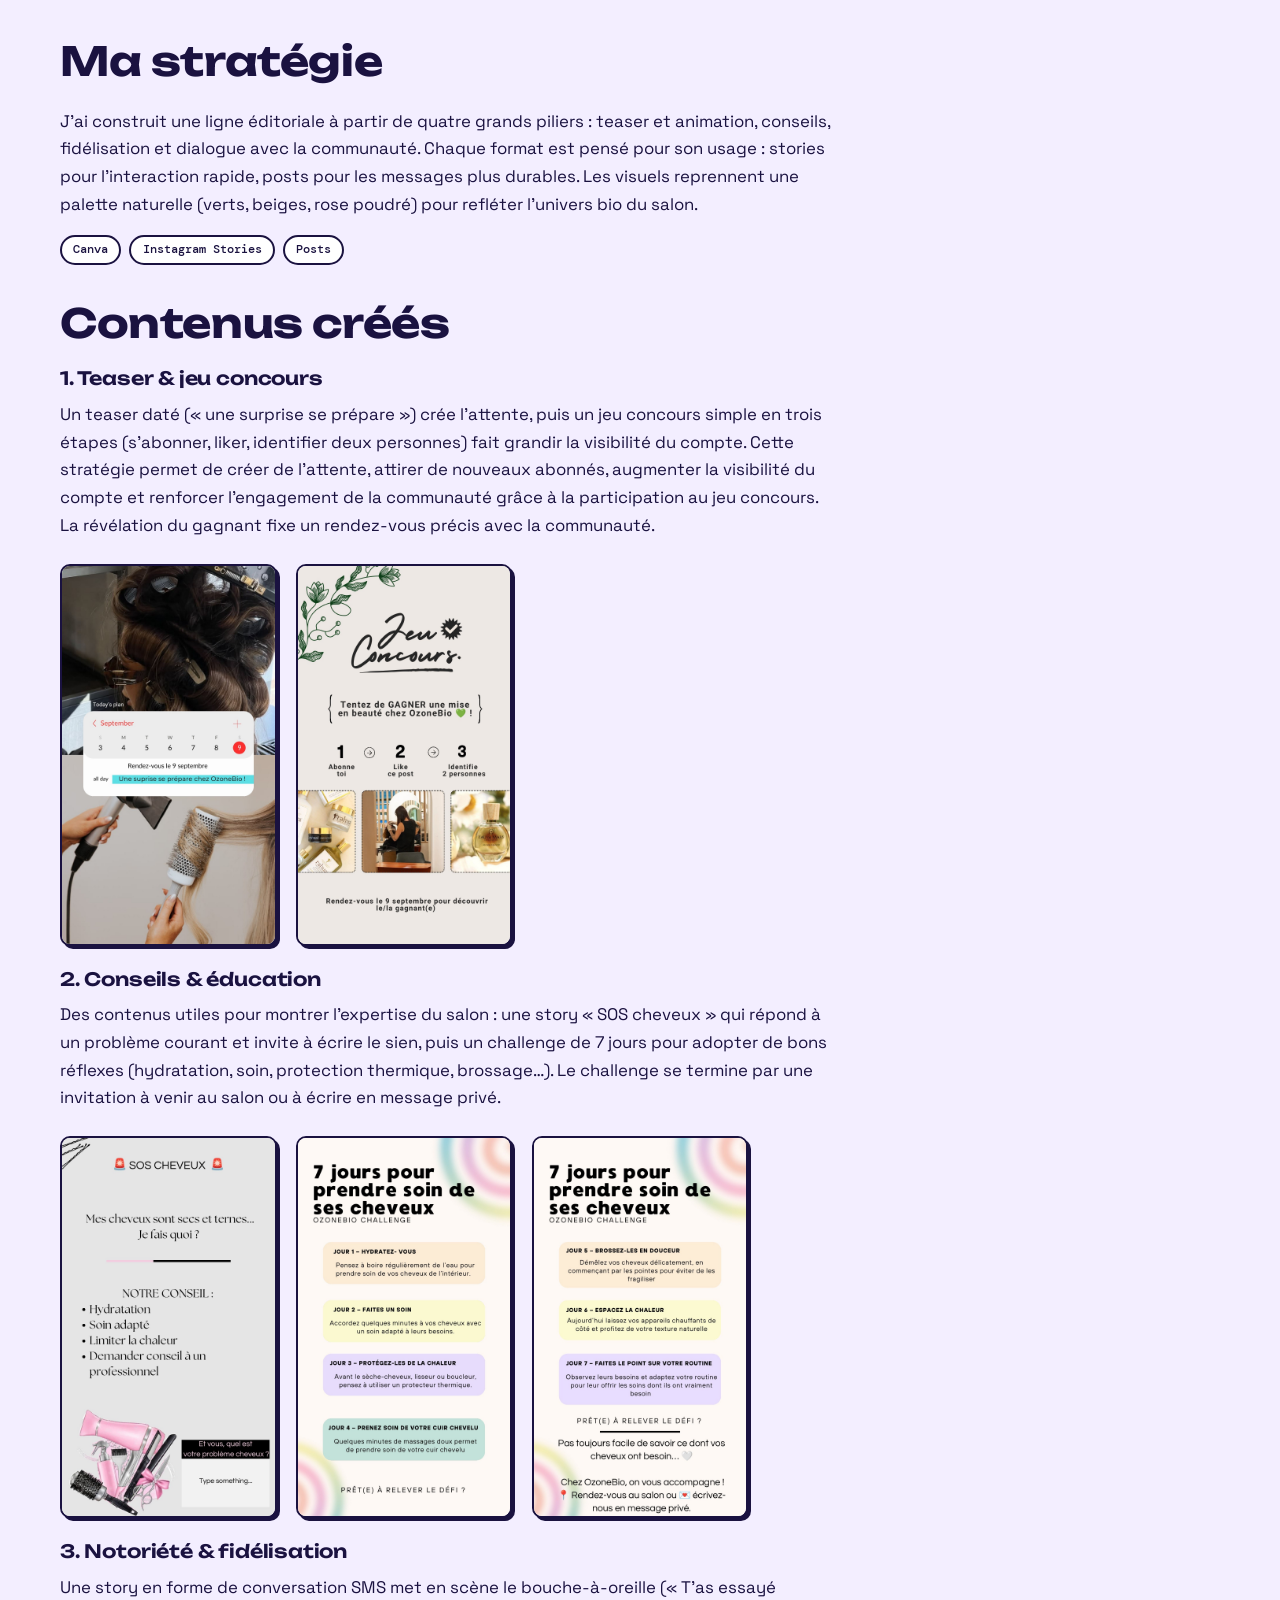
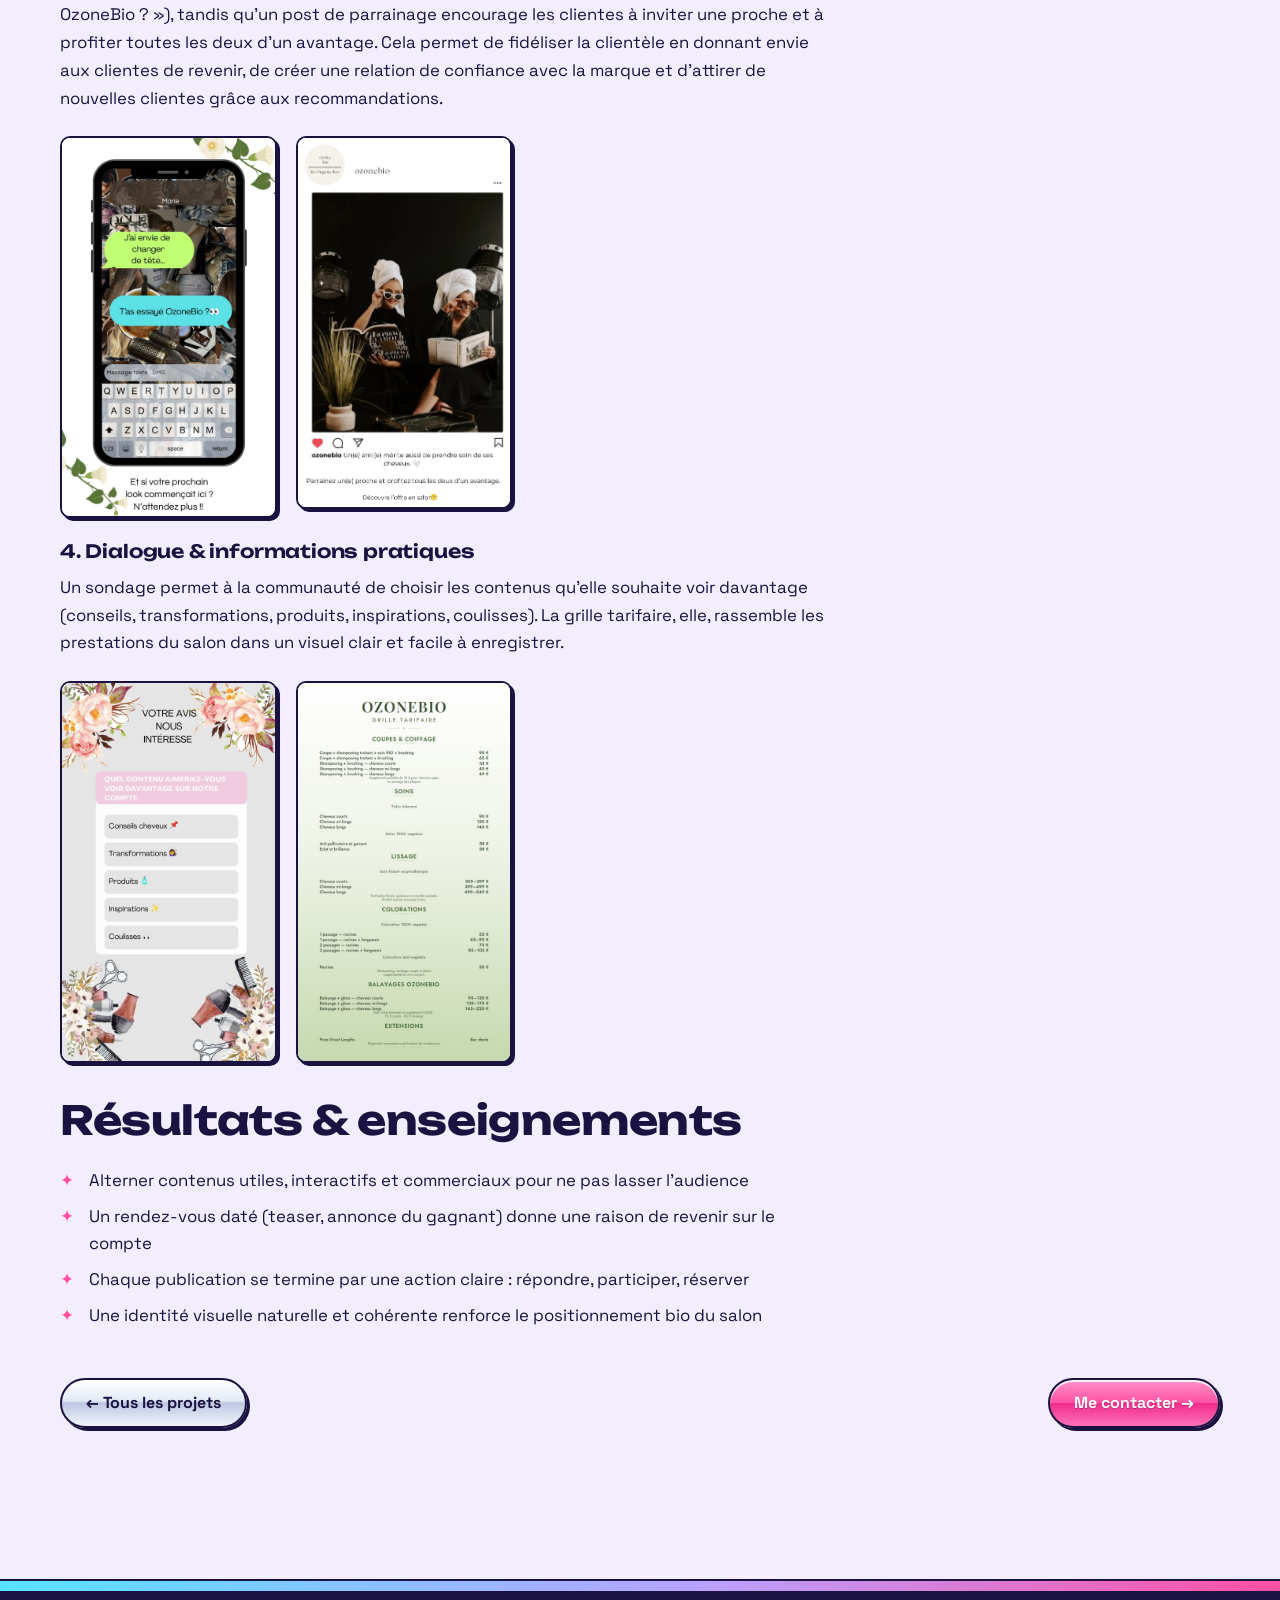
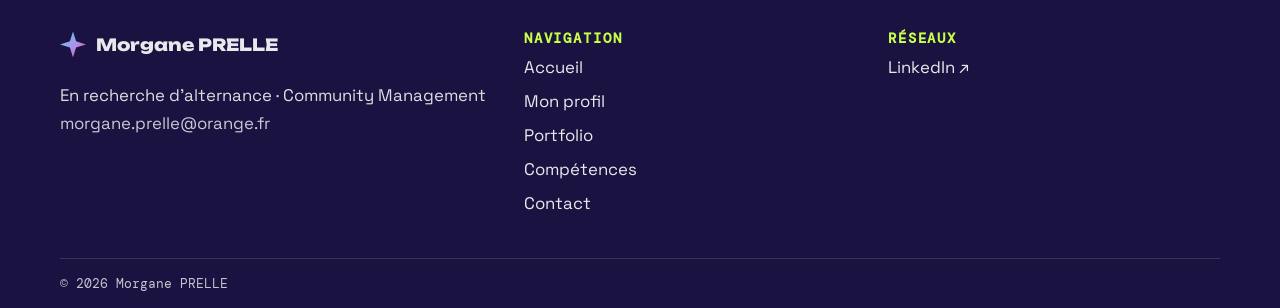
<file: projet-ozonebio.html>
<!DOCTYPE html>
<html lang="fr">
<head>
  <meta charset="utf-8">
  <meta name="viewport" content="width=device-width, initial-scale=1">
  <title>Contenus Instagram OzoneBio — Morgane Prelle</title>
  <meta name="description" content="Étude de cas : stories, posts et jeu concours pour le compte Instagram d'un salon de coiffure bio.">
  <meta name="theme-color" content="#f3eeff">
  <link rel="icon" href="assets/img/favicon.svg" type="image/svg+xml">
  <link rel="preconnect" href="https://fonts.googleapis.com">
  <link rel="preconnect" href="https://fonts.gstatic.com" crossorigin>
  <link href="https://fonts.googleapis.com/css2?family=DM+Mono:wght@400;500&family=Space+Grotesk:wght@400;500;700&family=Unbounded:wght@600;700;800&display=swap" rel="stylesheet">
  <link rel="stylesheet" href="assets/css/tokens.css">
  <link rel="stylesheet" href="assets/css/style.css">
  <style>
    
    .gallery--stories { grid-template-columns: repeat(auto-fill, minmax(210px, 1fr)); align-items: start; }
    .gallery--stories img { aspect-ratio: auto; height: auto; object-fit: contain; }
    .project-cover--portrait img { aspect-ratio: 16 / 9; object-fit: contain; background: var(--c-pink-soft); }
  </style>
</head>
<body>
  <a class="skip-link" href="#contenu">Aller au contenu</a>
  <header id="site-header"></header>

  <main id="contenu">
    <section class="page-hero">
      <div class="container">
        <a href="portfolio.html" class="eyebrow">← Retour au portfolio</a>
        <h1>Contenus pour <span class="chrome-text">OzoneBio</span></h1>
        <p class="lead">Stories, posts et jeu concours pour animer le compte Instagram d'un salon de coiffure bio et donner envie de pousser la porte.</p>

        <dl class="project-meta">
          <div><dt>Contexte</dt><dd>Projet d'école / cas pratique</dd></div>
          <div><dt>Mon rôle</dt><dd>Community manager</dd></div>
          <div><dt>Période</dt><dd>2026</dd></div>
          <div><dt>Réseaux</dt><dd>Instagram</dd></div>
        </dl>
      </div>
    </section>

    <section class="section" style="padding-top:1rem">
      <div class="container">

        <div class="window project-cover project-cover--portrait">
          <div class="window__bar"><div class="window__dots" aria-hidden="true"><span></span><span></span><span></span></div><span class="window__title">ozonebio_presentation.jpg</span></div>
          <div class="window__body window__body--flush"><img src="assets/img/projets/ozonebio/ozonebio-00-intro.jpg" alt="Story de présentation : exemples de publications pour Ozone Bio, salon de coiffure, sur fond rayé rose et vert" width="1080" height="1920"></div>
        </div>

        <div class="prose">
          <h2>Contexte</h2>
          <p>OzoneBio est un salon de coiffure qui défend une approche naturelle : colorations 100 % végétales, soins adaptés, accompagnement personnalisé. L'objectif était de lui imaginer une présence sur les réseaux sociaux à son image : chaleureuse, utile et vivante.</p>

          <h2>Objectifs</h2>
          <ul class="check-list"><li>Faire connaître le salon et ses valeurs auprès d'une clientèle locale</li><li>Créer de l'interaction avec la communauté (jeux, sondages, questions)</li><li>Donner envie de prendre rendez-vous, en salon ou par message privé</li></ul>
          <h2>Ma stratégie</h2>
          <p>J'ai construit une ligne éditoriale à partir de quatre grands piliers : teaser et animation, conseils, fidélisation et dialogue avec la communauté. Chaque format est pensé pour son usage : stories pour l'interaction rapide, posts pour les messages plus durables. Les visuels reprennent une palette naturelle (verts, beiges, rose poudré) pour refléter l'univers bio du salon.</p>
          <ul class="chip-list"><li class="chip">Canva</li><li class="chip">Instagram Stories</li><li class="chip">Posts</li></ul>

          <h2>Contenus créés</h2>
          <h3>1. Teaser &amp; jeu concours</h3>
          <p>Un teaser daté (« une surprise se prépare ») crée l'attente, puis un jeu concours simple en trois étapes (s'abonner, liker, identifier deux personnes) fait grandir la visibilité du compte. Cette stratégie permet de créer de l'attente, attirer de nouveaux abonnés, augmenter la visibilité du compte et renforcer l'engagement de la communauté grâce à la participation au jeu concours. La révélation du gagnant fixe un rendez-vous précis avec la communauté.</p>
        </div>
        <div class="gallery gallery--stories">
          <a href="assets/img/projets/ozonebio/ozonebio-01-teaser-calendrier.jpg" data-lightbox><img src="assets/img/projets/ozonebio/ozonebio-01-teaser-calendrier.jpg" alt="Story teaser : un agenda indique « Une suprise se prépare chez OzoneBio ! » le 9 septembre, sur des photos de brushing" width="1080" height="1920" loading="lazy"></a>
          <a href="assets/img/projets/ozonebio/ozonebio-02-jeu-concours.jpg" data-lightbox><img src="assets/img/projets/ozonebio/ozonebio-02-jeu-concours.jpg" alt="Story jeu concours : gagner une mise en beauté chez OzoneBio en s'abonnant, likant et identifiant deux personnes" width="1080" height="1920" loading="lazy"></a>
        </div>
        <div class="prose">
          <h3>2. Conseils &amp; éducation</h3>
          <p>Des contenus utiles pour montrer l'expertise du salon : une story « SOS cheveux » qui répond à un problème courant et invite à écrire le sien, puis un challenge de 7 jours pour adopter de bons réflexes (hydratation, soin, protection thermique, brossage…). Le challenge se termine par une invitation à venir au salon ou à écrire en message privé.</p>
        </div>
        <div class="gallery gallery--stories">
          <a href="assets/img/projets/ozonebio/ozonebio-04-sos-cheveux.jpg" data-lightbox><img src="assets/img/projets/ozonebio/ozonebio-04-sos-cheveux.jpg" alt="Story « SOS cheveux » : cheveux secs et ternes, quatre conseils et une zone de réponse pour la communauté" width="1080" height="1920" loading="lazy"></a>
          <a href="assets/img/projets/ozonebio/ozonebio-06-challenge-jours-1-4.jpg" data-lightbox><img src="assets/img/projets/ozonebio/ozonebio-06-challenge-jours-1-4.jpg" alt="Challenge OzoneBio « 7 jours pour prendre soin de ses cheveux » : jours 1 à 4" width="1080" height="1920" loading="lazy"></a>
          <a href="assets/img/projets/ozonebio/ozonebio-07-challenge-jours-5-7.jpg" data-lightbox><img src="assets/img/projets/ozonebio/ozonebio-07-challenge-jours-5-7.jpg" alt="Challenge OzoneBio « 7 jours pour prendre soin de ses cheveux » : jours 5 à 7 et invitation à contacter le salon" width="1080" height="1920" loading="lazy"></a>
        </div>
        <div class="prose">
          <h3>3. Notoriété &amp; fidélisation</h3>
          <p>Une story en forme de conversation SMS met en scène le bouche-à-oreille (« T'as essayé OzoneBio ? »), tandis qu'un post de parrainage encourage les clientes à inviter une proche et à profiter toutes les deux d'un avantage. Cela permet de fidéliser la clientèle en donnant envie aux clientes de revenir, de créer une relation de confiance avec la marque et d'attirer de nouvelles clientes grâce aux recommandations.</p>
        </div>
        <div class="gallery gallery--stories">
          <a href="assets/img/projets/ozonebio/ozonebio-05-sms-ozonebio.jpg" data-lightbox><img src="assets/img/projets/ozonebio/ozonebio-05-sms-ozonebio.jpg" alt="Story en conversation SMS : « J'ai envie de changer de tête… » / « T'as essayé OzoneBio ? »" width="1080" height="1920" loading="lazy"></a>
          <a href="assets/img/projets/ozonebio/ozonebio-08-parrainage.jpg" data-lightbox><img src="assets/img/projets/ozonebio/ozonebio-08-parrainage.jpg" alt="Post de parrainage OzoneBio : deux femmes en serviette lisant sous des casques de coiffure" width="926" height="1604" loading="lazy"></a>
        </div>
        <div class="prose">
          <h3>4. Dialogue &amp; informations pratiques</h3>
          <p>Un sondage permet à la communauté de choisir les contenus qu'elle souhaite voir davantage (conseils, transformations, produits, inspirations, coulisses). La grille tarifaire, elle, rassemble les prestations du salon dans un visuel clair et facile à enregistrer.</p>
        </div>
        <div class="gallery gallery--stories">
          <a href="assets/img/projets/ozonebio/ozonebio-09-sondage-contenus.jpg" data-lightbox><img src="assets/img/projets/ozonebio/ozonebio-09-sondage-contenus.jpg" alt="Story sondage : quel contenu aimeriez-vous voir davantage sur le compte ?" width="1080" height="1920" loading="lazy"></a>
          <a href="assets/img/projets/ozonebio/ozonebio-03-grille-tarifaire.jpg" data-lightbox><img src="assets/img/projets/ozonebio/ozonebio-03-grille-tarifaire.jpg" alt="Grille tarifaire OzoneBio : coupes, soins, lissage, colorations, balayages et extensions" width="1080" height="1920" loading="lazy"></a>
        </div>
        <div class="prose">

          <h2>Résultats &amp; enseignements</h2>
          <ul class="check-list"><li>Alterner contenus utiles, interactifs et commerciaux pour ne pas lasser l'audience</li><li>Un rendez-vous daté (teaser, annonce du gagnant) donne une raison de revenir sur le compte</li><li>Chaque publication se termine par une action claire : répondre, participer, réserver</li><li>Une identité visuelle naturelle et cohérente renforce le positionnement bio du salon</li></ul>
        </div>

        <div class="project-nav">
          <a class="btn" href="portfolio.html">← Tous les projets</a>
          <a class="btn btn--primary" href="contact.html">Me contacter →</a>
        </div>
      </div>
    </section>
  </main>

  <footer id="site-footer"></footer>
  <script src="assets/js/site-config.js"></script>
  <script src="assets/js/site.js"></script>
</body>
</html>
</file>
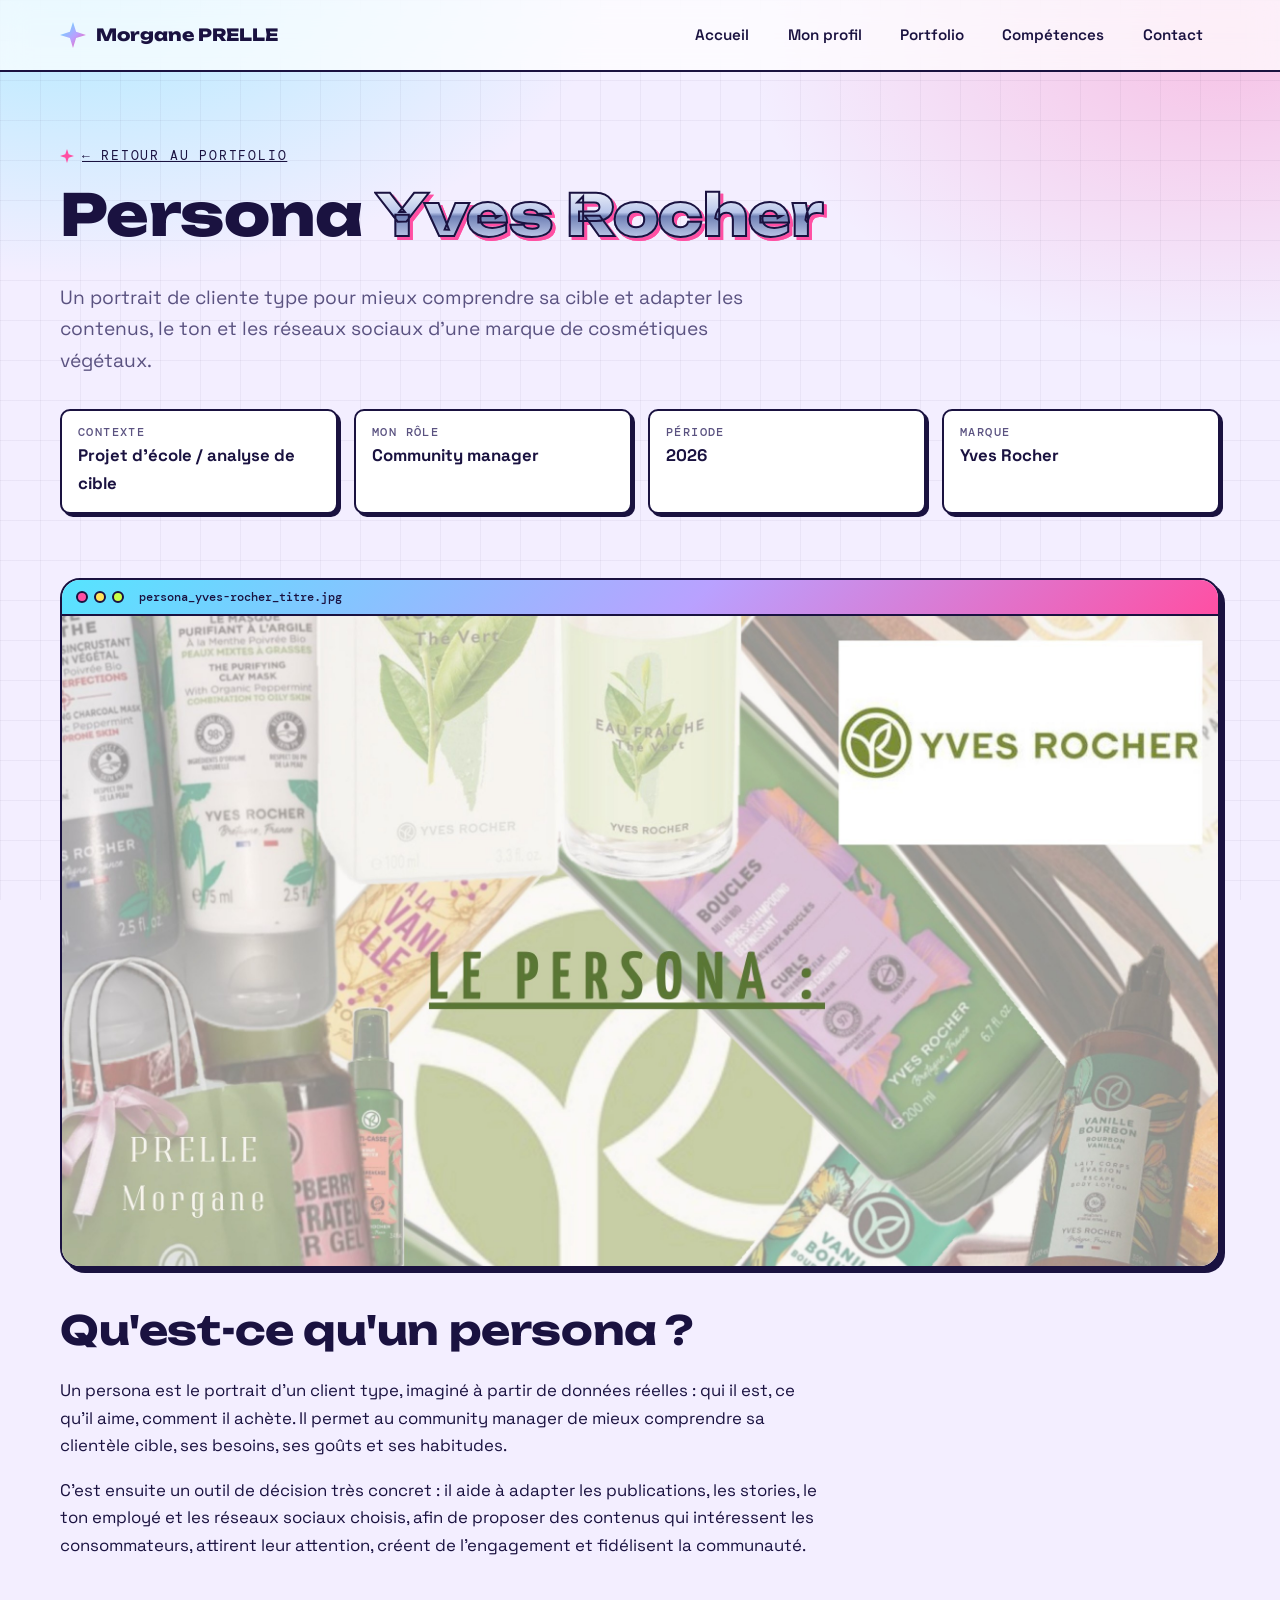
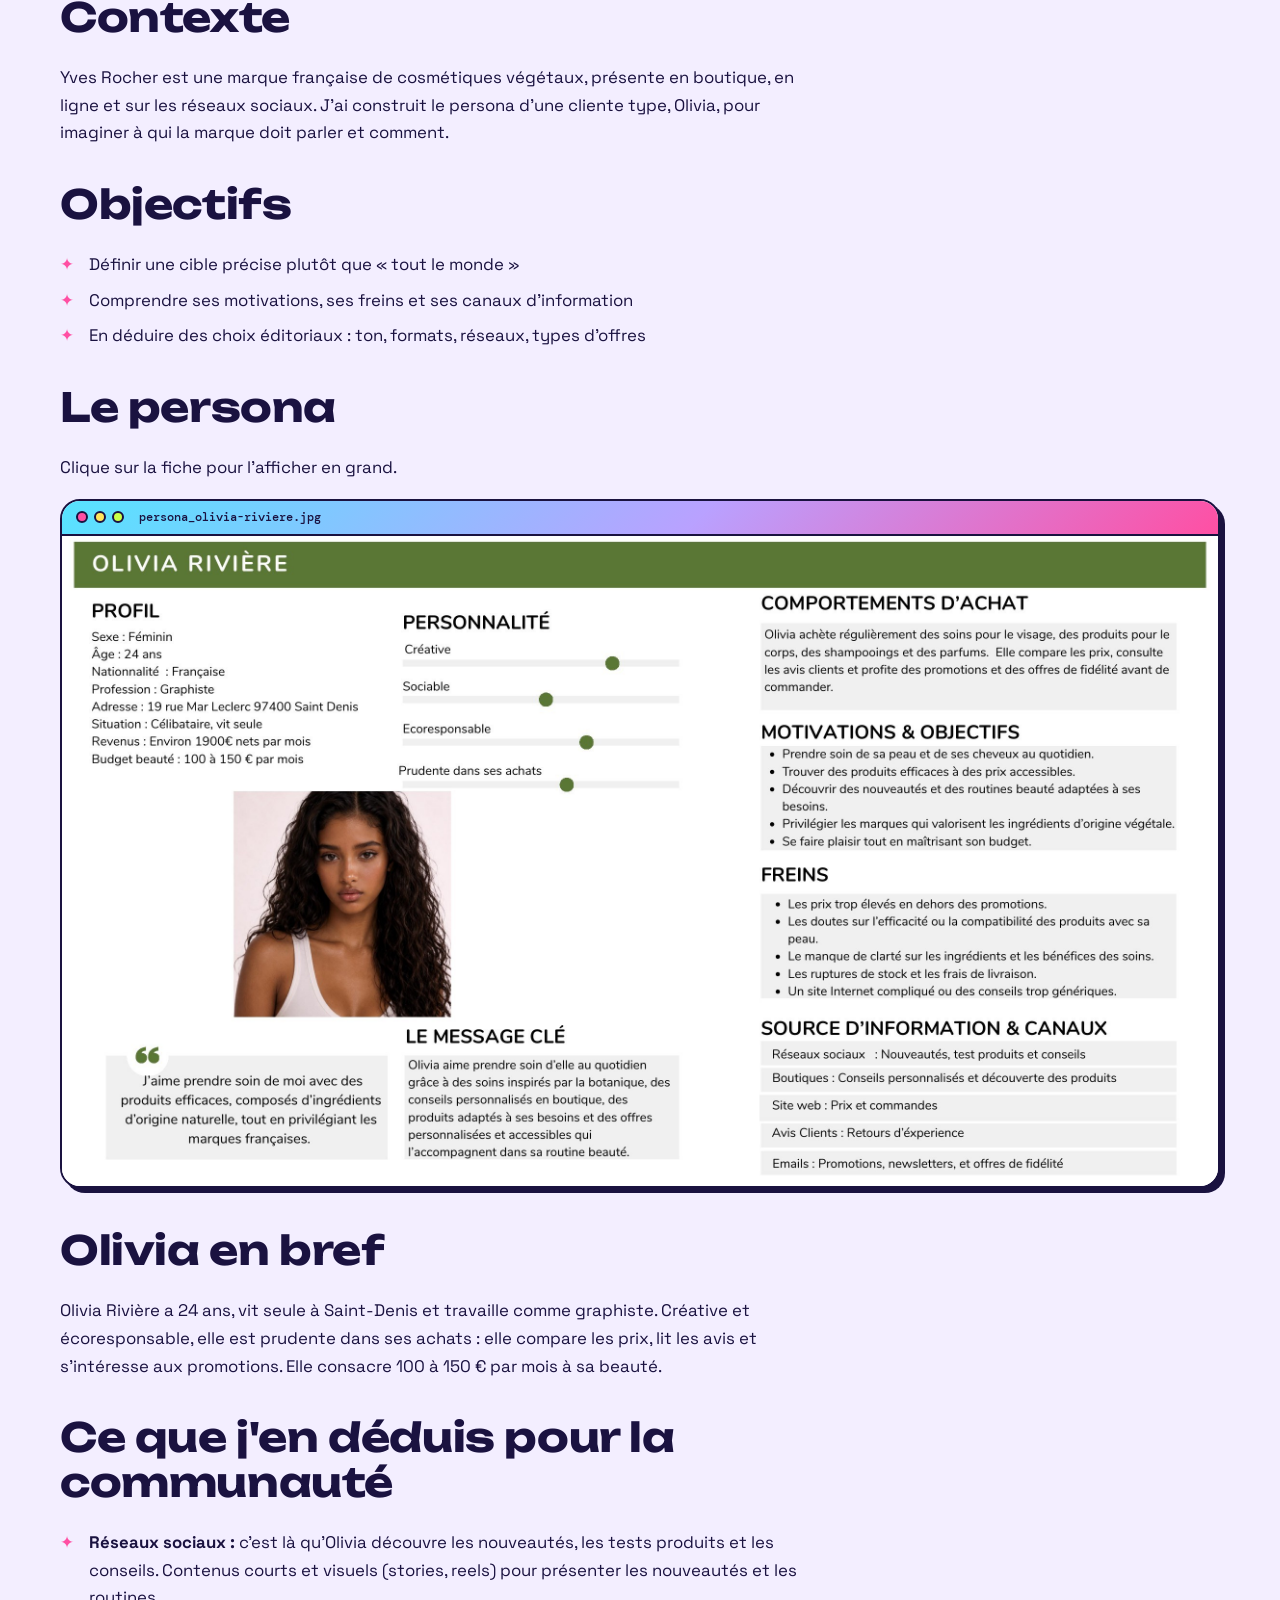
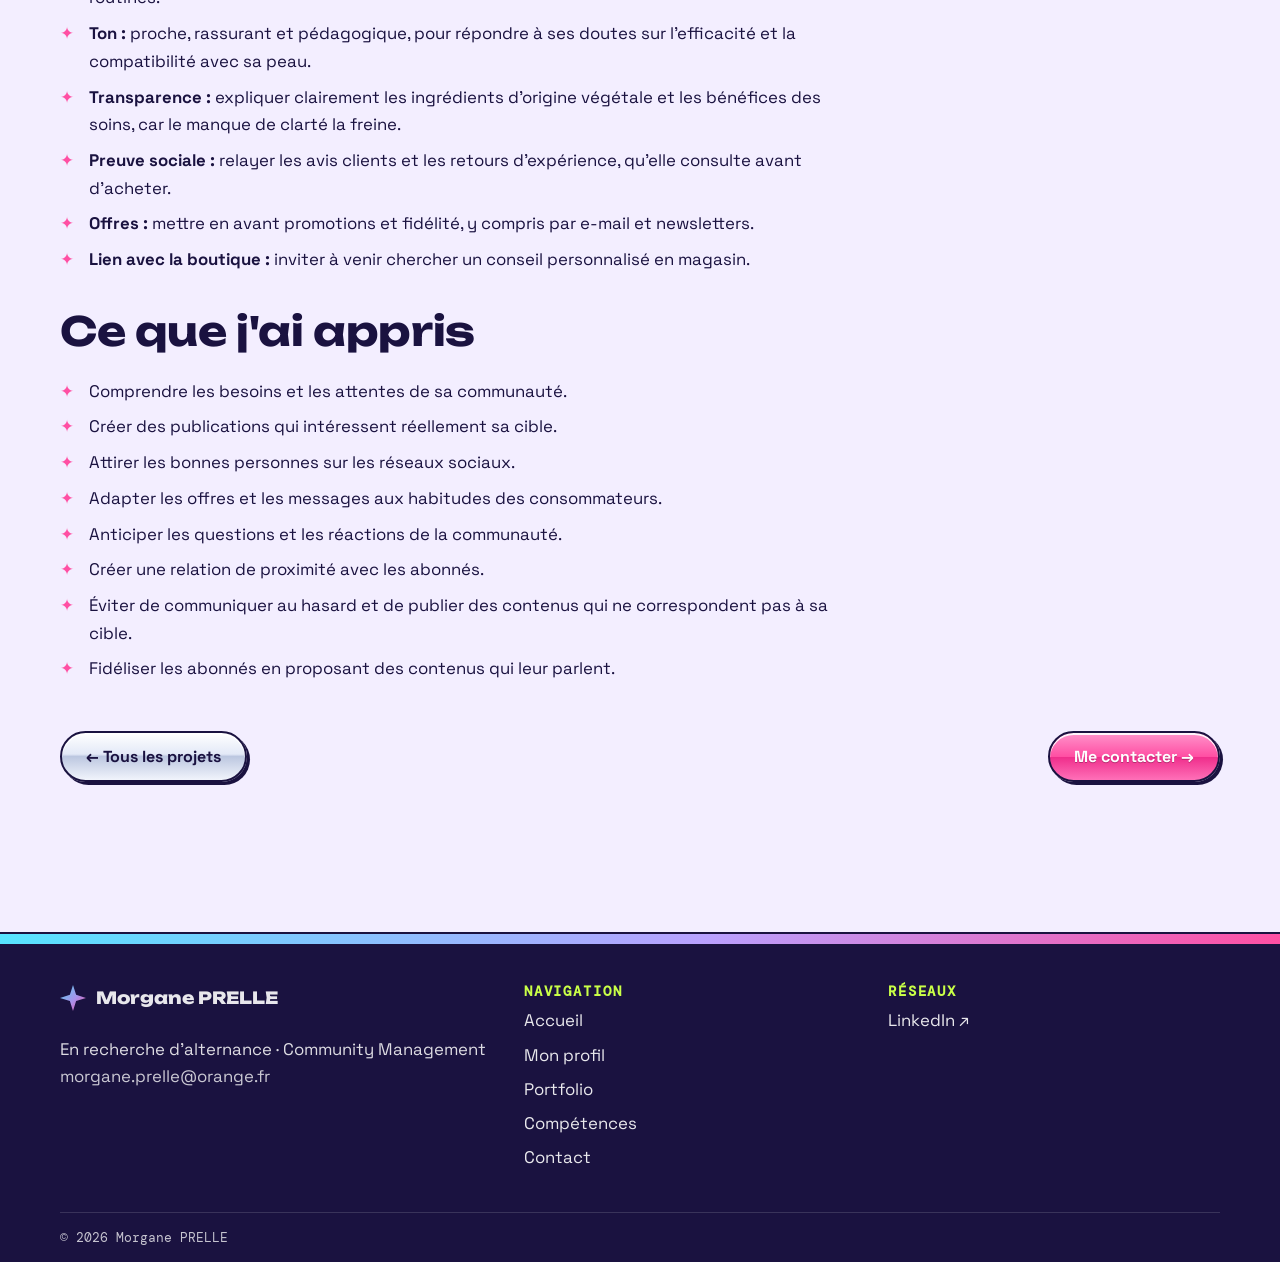
<file: projet-persona-yves-rocher.html>
<!DOCTYPE html>
<html lang="fr">
<head>
  <meta charset="utf-8">
  <meta name="viewport" content="width=device-width, initial-scale=1">
  <title>Persona Yves Rocher — Morgane Prelle</title>
  <meta name="description" content="Étude de cible : construction du persona d'une cliente Yves Rocher pour orienter le contenu des réseaux sociaux.">
  <meta name="theme-color" content="#f3eeff">
  <link rel="icon" href="assets/img/favicon.svg" type="image/svg+xml">
  <link rel="preconnect" href="https://fonts.googleapis.com">
  <link rel="preconnect" href="https://fonts.gstatic.com" crossorigin>
  <link href="https://fonts.googleapis.com/css2?family=DM+Mono:wght@400;500&family=Space+Grotesk:wght@400;500;700&family=Unbounded:wght@600;700;800&display=swap" rel="stylesheet">
  <link rel="stylesheet" href="assets/css/tokens.css">
  <link rel="stylesheet" href="assets/css/style.css">
  <style>
    
    .gallery--wide { grid-template-columns: repeat(auto-fill, minmax(320px, 1fr)); }
    .gallery--wide img { aspect-ratio: 16 / 9; object-fit: contain; }
    .video-frame { position: relative; aspect-ratio: 16 / 9; background: var(--c-ink); }
    .video-frame video, .video-frame iframe { position: absolute; inset: 0; width: 100%; height: 100%; border: 0; }
  </style>
</head>
<body>
  <a class="skip-link" href="#contenu">Aller au contenu</a>
  <header id="site-header"></header>

  <main id="contenu">
    <section class="page-hero">
      <div class="container">
        <a href="portfolio.html" class="eyebrow">← Retour au portfolio</a>
        <h1>Persona <span class="chrome-text">Yves Rocher</span></h1>
        <p class="lead">Un portrait de cliente type pour mieux comprendre sa cible et adapter les contenus, le ton et les réseaux sociaux d'une marque de cosmétiques végétaux.</p>

        <dl class="project-meta">
          <div><dt>Contexte</dt><dd>Projet d'école / analyse de cible</dd></div>
          <div><dt>Mon rôle</dt><dd>Community manager</dd></div>
          <div><dt>Période</dt><dd>2026</dd></div>
          <div><dt>Marque</dt><dd>Yves Rocher</dd></div>
        </dl>
      </div>
    </section>

    <section class="section" style="padding-top:1rem">
      <div class="container">


        <div class="window project-cover">
          <div class="window__bar"><div class="window__dots" aria-hidden="true"><span></span><span></span><span></span></div><span class="window__title">persona_yves-rocher_titre.jpg</span></div>
          <div class="window__body window__body--flush"><img src="assets/img/projets/persona-yves-rocher/persona-yves-rocher-01-titre.jpg" alt="Page de titre : Le persona, sur un fond de produits Yves Rocher et le logo de la marque" width="2400" height="1350"></div>
        </div>

        <div class="prose">
          <h2>Qu'est-ce qu'un persona ?</h2>
          <p>Un persona est le portrait d'un client type, imaginé à partir de données réelles : qui il est, ce qu'il aime, comment il achète. Il permet au community manager de mieux comprendre sa clientèle cible, ses besoins, ses goûts et ses habitudes.</p>
          <p>C'est ensuite un outil de décision très concret : il aide à adapter les publications, les stories, le ton employé et les réseaux sociaux choisis, afin de proposer des contenus qui intéressent les consommateurs, attirent leur attention, créent de l'engagement et fidélisent la communauté.</p>

          <h2>Contexte</h2>
          <p>Yves Rocher est une marque française de cosmétiques végétaux, présente en boutique, en ligne et sur les réseaux sociaux. J'ai construit le persona d'une cliente type, Olivia, pour imaginer à qui la marque doit parler et comment.</p>

          <h2>Objectifs</h2>
          <ul class="check-list">
            <li>Définir une cible précise plutôt que « tout le monde »</li>
            <li>Comprendre ses motivations, ses freins et ses canaux d'information</li>
            <li>En déduire des choix éditoriaux : ton, formats, réseaux, types d'offres</li>
          </ul>

          <h2>Le persona</h2>
          <p>Clique sur la fiche pour l'afficher en grand.</p>
        </div>

        <div class="window project-cover">
          <div class="window__bar"><div class="window__dots" aria-hidden="true"><span></span><span></span><span></span></div><span class="window__title">persona_olivia-riviere.jpg</span></div>
          <div class="window__body window__body--flush"><a href="assets/img/projets/persona-yves-rocher/persona-yves-rocher-02-olivia-riviere.jpg" data-lightbox><img src="assets/img/projets/persona-yves-rocher/persona-yves-rocher-02-olivia-riviere.jpg" alt="Fiche persona d'Olivia Rivière, 24 ans, graphiste à Saint-Denis : profil, personnalité, message clé, comportements d'achat, motivations, freins et canaux d'information" width="2400" height="1350" loading="lazy"></a></div>
        </div>

        <div class="prose">
          <h2>Olivia en bref</h2>
          <p>Olivia Rivière a 24 ans, vit seule à Saint-Denis et travaille comme graphiste. Créative et écoresponsable, elle est prudente dans ses achats : elle compare les prix, lit les avis et s'intéresse aux promotions. Elle consacre 100 à 150 € par mois à sa beauté.</p>

          <h2>Ce que j'en déduis pour la communauté</h2>
          <ul class="check-list">
            <li><strong>Réseaux sociaux :</strong> c'est là qu'Olivia découvre les nouveautés, les tests produits et les conseils. Contenus courts et visuels (stories, reels) pour présenter les nouveautés et les routines.</li>
            <li><strong>Ton :</strong> proche, rassurant et pédagogique, pour répondre à ses doutes sur l'efficacité et la compatibilité avec sa peau.</li>
            <li><strong>Transparence :</strong> expliquer clairement les ingrédients d'origine végétale et les bénéfices des soins, car le manque de clarté la freine.</li>
            <li><strong>Preuve sociale :</strong> relayer les avis clients et les retours d'expérience, qu'elle consulte avant d'acheter.</li>
            <li><strong>Offres :</strong> mettre en avant promotions et fidélité, y compris par e-mail et newsletters.</li>
            <li><strong>Lien avec la boutique :</strong> inviter à venir chercher un conseil personnalisé en magasin.</li>
          </ul>

          <h2>Ce que j'ai appris</h2>
          <ul class="check-list">
            <li>Comprendre les besoins et les attentes de sa communauté.</li>
            <li>Créer des publications qui intéressent réellement sa cible.</li>
            <li>Attirer les bonnes personnes sur les réseaux sociaux.</li>
            <li>Adapter les offres et les messages aux habitudes des consommateurs.</li>
            <li>Anticiper les questions et les réactions de la communauté.</li>
            <li>Créer une relation de proximité avec les abonnés.</li>
            <li>Éviter de communiquer au hasard et de publier des contenus qui ne correspondent pas à sa cible.</li>
            <li>Fidéliser les abonnés en proposant des contenus qui leur parlent.</li>

          </ul>
        </div>

        <div class="project-nav">
          <a class="btn" href="portfolio.html">← Tous les projets</a>
          <a class="btn btn--primary" href="contact.html">Me contacter →</a>
        </div>
      </div>
    </section>
  </main>

  <footer id="site-footer"></footer>
  <script src="assets/js/site-config.js"></script>
  <script src="assets/js/site.js"></script>
</body>
</html>
</file>
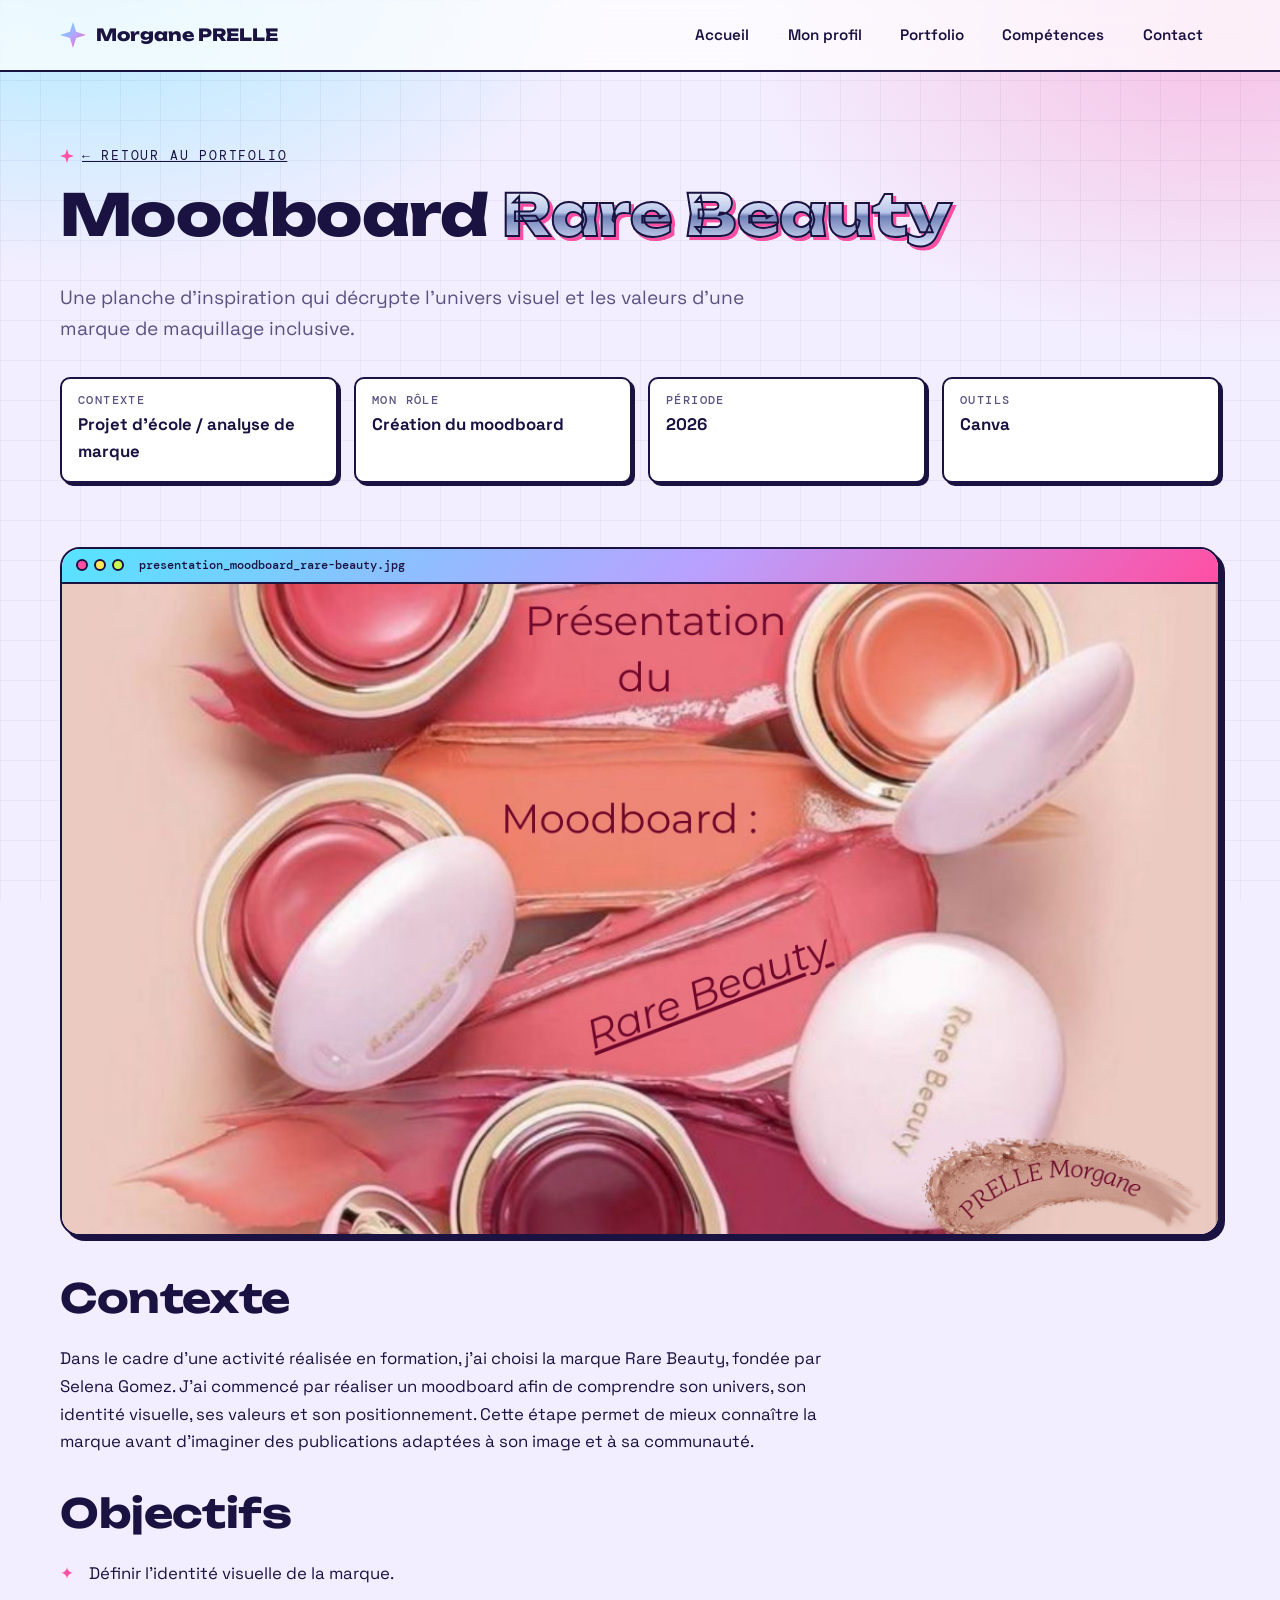
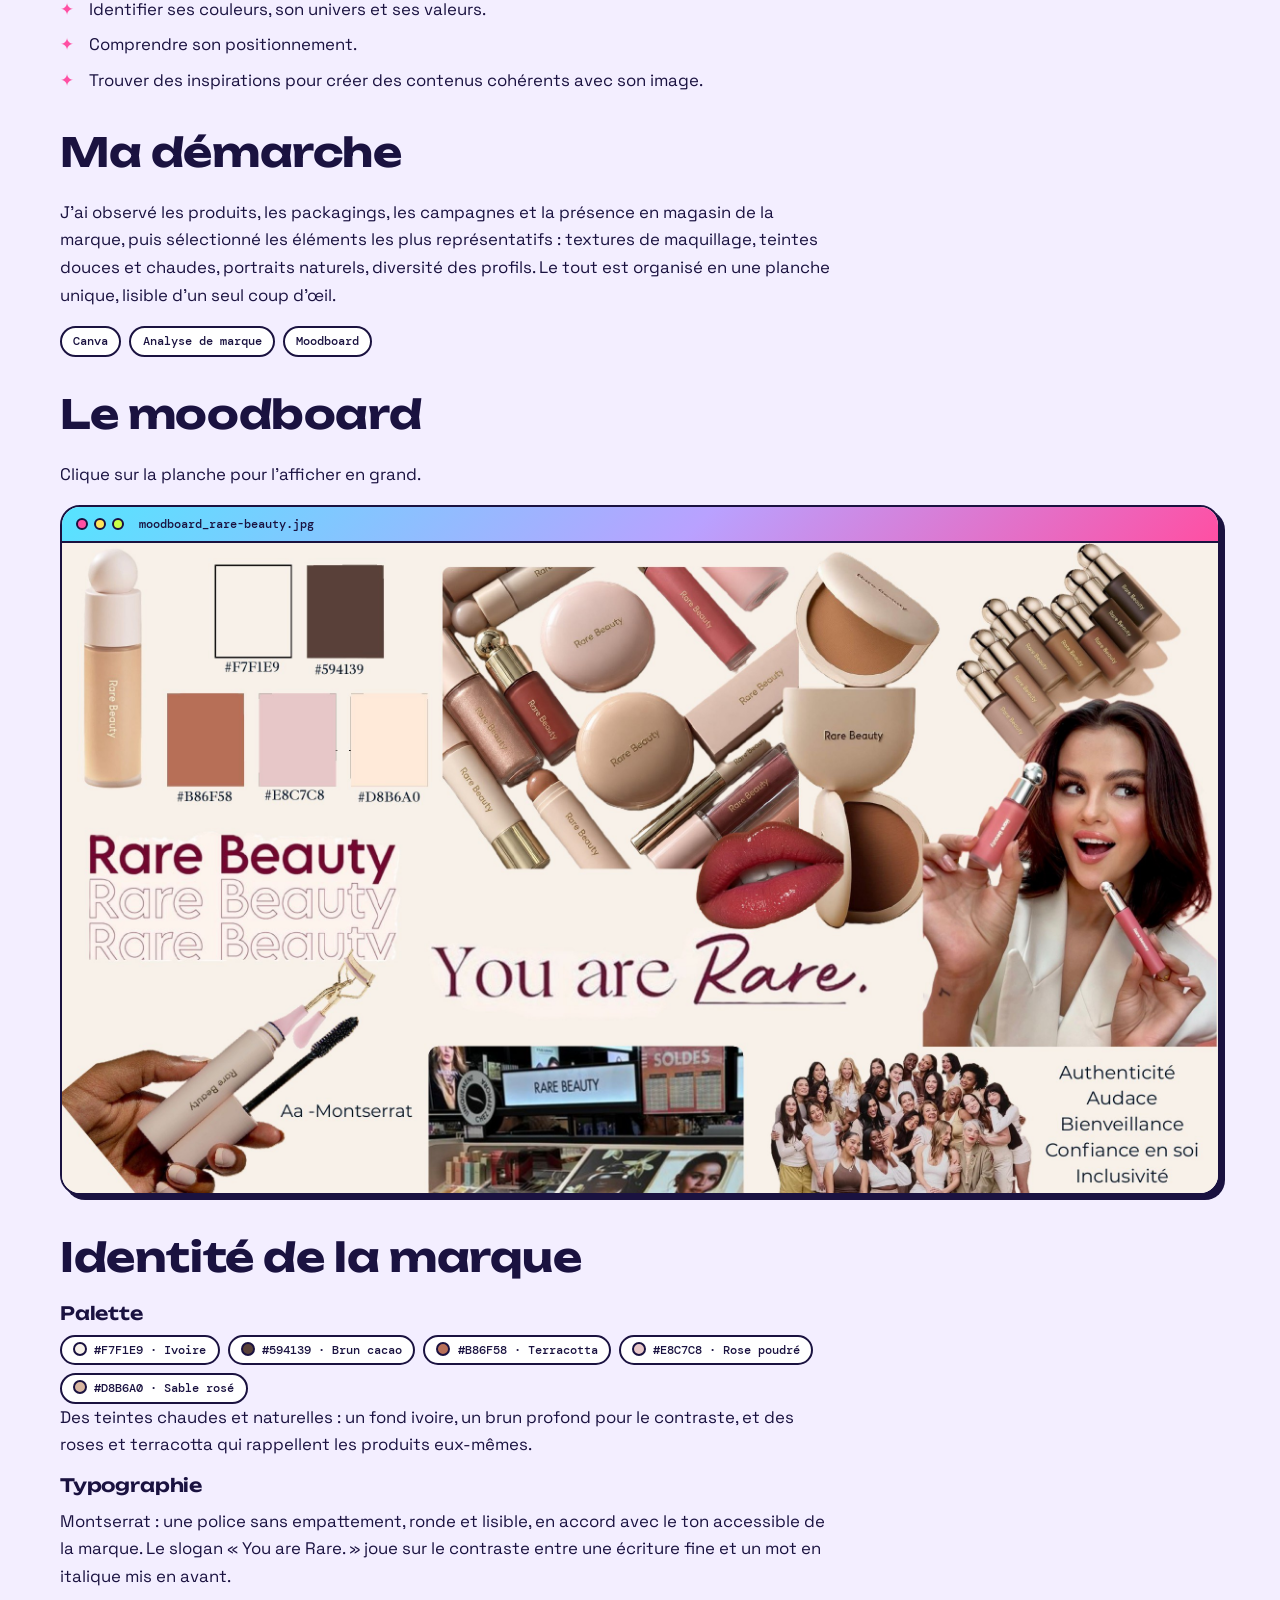
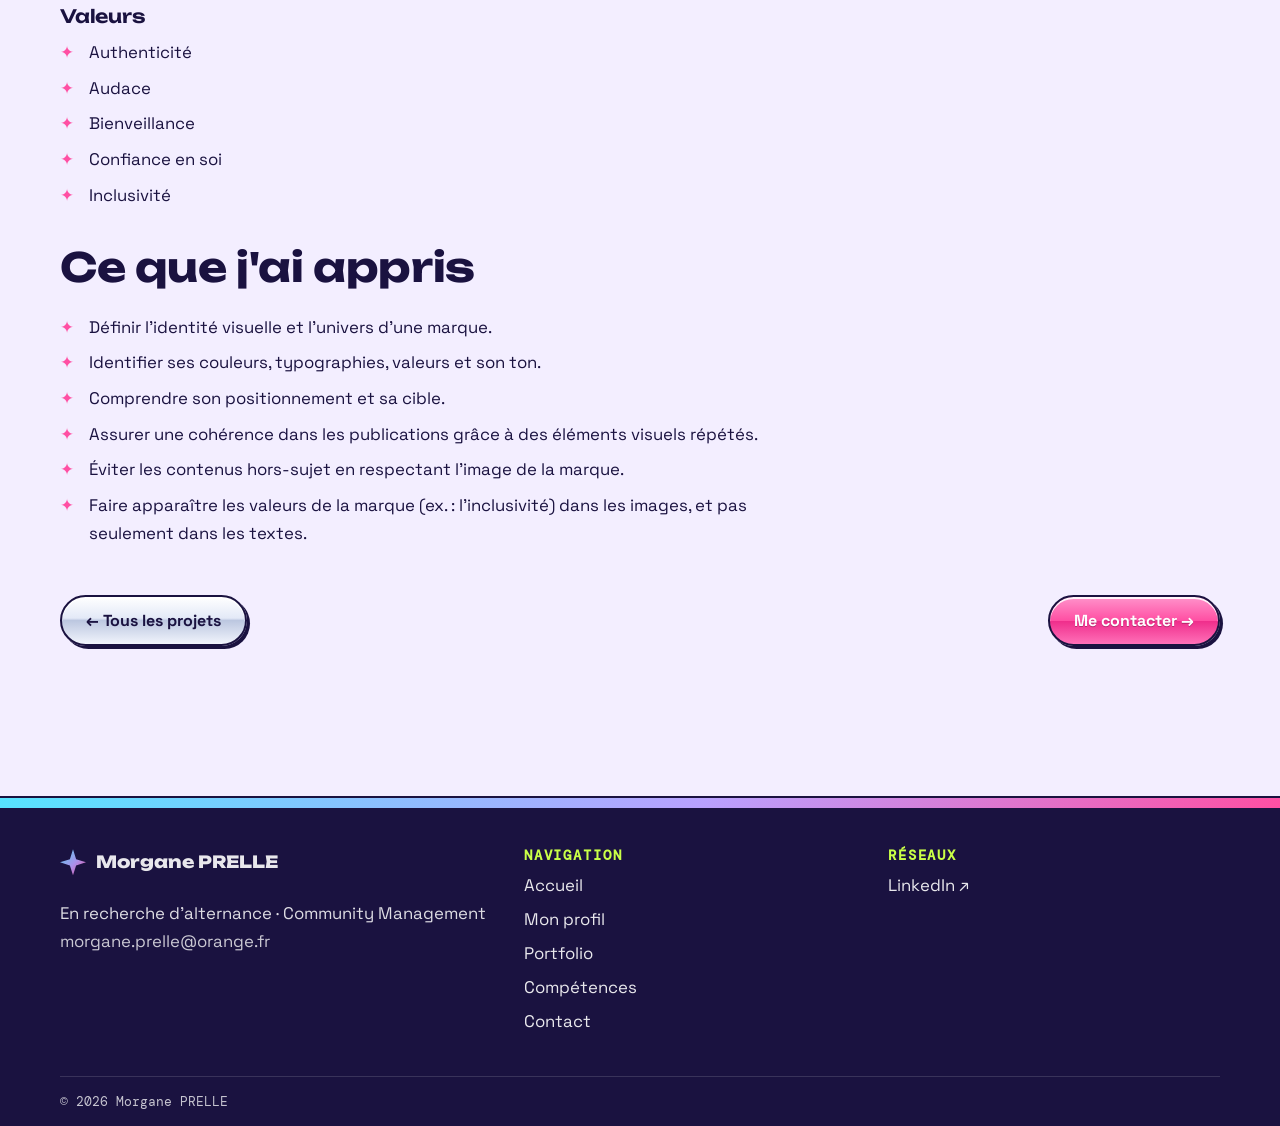
<file: projet-rare-beauty.html>
<!DOCTYPE html>
<html lang="fr">
<head>
  <meta charset="utf-8">
  <meta name="viewport" content="width=device-width, initial-scale=1">
  <title>Moodboard Rare Beauty — Morgane Prelle</title>
  <meta name="description" content="Étude de marque : moodboard Rare Beauty, palette, typographie et valeurs.">
  <meta name="theme-color" content="#f3eeff">
  <link rel="icon" href="assets/img/favicon.svg" type="image/svg+xml">
  <link rel="preconnect" href="https://fonts.googleapis.com">
  <link rel="preconnect" href="https://fonts.gstatic.com" crossorigin>
  <link href="https://fonts.googleapis.com/css2?family=DM+Mono:wght@400;500&family=Space+Grotesk:wght@400;500;700&family=Unbounded:wght@600;700;800&display=swap" rel="stylesheet">
  <link rel="stylesheet" href="assets/css/tokens.css">
  <link rel="stylesheet" href="assets/css/style.css">
  <style>
    
    .swatch { display: inline-block; width: 14px; height: 14px; margin-right: .45rem; vertical-align: -2px; border: var(--stroke) solid var(--c-ink); border-radius: 50%; }
  </style>
</head>
<body>
  <a class="skip-link" href="#contenu">Aller au contenu</a>
  <header id="site-header"></header>

  <main id="contenu">
    <section class="page-hero">
      <div class="container">
        <a href="portfolio.html" class="eyebrow">← Retour au portfolio</a>
        <h1>Moodboard <span class="chrome-text">Rare Beauty</span></h1>
        <p class="lead">Une planche d'inspiration qui décrypte l'univers visuel et les valeurs d'une marque de maquillage inclusive.</p>

        <dl class="project-meta">
          <div><dt>Contexte</dt><dd>Projet d'école / analyse de marque</dd></div>
          <div><dt>Mon rôle</dt><dd>Création du moodboard</dd></div>
          <div><dt>Période</dt><dd>2026</dd></div>
          <div><dt>Outils</dt><dd>Canva</dd></div>
        </dl>
      </div>
    </section>

    <section class="section" style="padding-top:1rem">
      <div class="container">

        <div class="window project-cover">
          <div class="window__bar"><div class="window__dots" aria-hidden="true"><span></span><span></span><span></span></div><span class="window__title">presentation_moodboard_rare-beauty.jpg</span></div>
          <div class="window__body window__body--flush"><img src="assets/img/projets/rare-beauty/rare-beauty-01-titre.jpg" alt="Page de titre : Présentation du moodboard Rare Beauty, sur fond de blushs crème rose et corail" width="2400" height="1350"></div>
        </div>

        <div class="prose">
          <h2>Contexte</h2>
          <p>Dans le cadre d'une activité réalisée en formation, j'ai choisi la marque Rare Beauty, fondée par Selena Gomez. J'ai commencé par réaliser un moodboard afin de comprendre son univers, son identité visuelle, ses valeurs et son positionnement. Cette étape permet de mieux connaître la marque avant d'imaginer des publications adaptées à son image et à sa communauté.</p>

          <h2>Objectifs</h2>
          <ul class="check-list">
            <li>Définir l'identité visuelle de la marque.</li>
            <li>Identifier ses couleurs, son univers et ses valeurs.</li>
            <li>Comprendre son positionnement.</li>
            <li>Trouver des inspirations pour créer des contenus cohérents avec son image.</li>
          </ul>
          <h2>Ma démarche</h2>
          <p>J'ai observé les produits, les packagings, les campagnes et la présence en magasin de la marque, puis sélectionné les éléments les plus représentatifs : textures de maquillage, teintes douces et chaudes, portraits naturels, diversité des profils. Le tout est organisé en une planche unique, lisible d'un seul coup d'œil.</p>
          <ul class="chip-list"><li class="chip">Canva</li><li class="chip">Analyse de marque</li><li class="chip">Moodboard</li></ul>

          <h2>Le moodboard</h2>
          <p>Clique sur la planche pour l'afficher en grand.</p>
        </div>

        <div class="window project-cover">
          <div class="window__bar"><div class="window__dots" aria-hidden="true"><span></span><span></span><span></span></div><span class="window__title">moodboard_rare-beauty.jpg</span></div>
          <div class="window__body window__body--flush"><a href="assets/img/projets/rare-beauty/rare-beauty-02-moodboard.jpg" data-lightbox><img src="assets/img/projets/rare-beauty/rare-beauty-02-moodboard.jpg" alt="Moodboard Rare Beauty : palette de couleurs, packagings, portraits, logo, slogan « You are Rare. » et valeurs de la marque" width="2400" height="1350" loading="lazy"></a></div>
        </div>
        <div class="prose">
          <h2>Identité de la marque</h2>
          <h3>Palette</h3>
          <ul class="chip-list"><li class="chip"><span class="swatch" style="background:#F7F1E9"></span>#F7F1E9 · Ivoire</li><li class="chip"><span class="swatch" style="background:#594139"></span>#594139 · Brun cacao</li><li class="chip"><span class="swatch" style="background:#B86F58"></span>#B86F58 · Terracotta</li><li class="chip"><span class="swatch" style="background:#E8C7C8"></span>#E8C7C8 · Rose poudré</li><li class="chip"><span class="swatch" style="background:#D8B6A0"></span>#D8B6A0 · Sable rosé</li></ul>
          <p>Des teintes chaudes et naturelles : un fond ivoire, un brun profond pour le contraste, et des roses et terracotta qui rappellent les produits eux-mêmes.</p>
          <h3>Typographie</h3>
          <p>Montserrat : une police sans empattement, ronde et lisible, en accord avec le ton accessible de la marque. Le slogan « You are Rare. » joue sur le contraste entre une écriture fine et un mot en italique mis en avant.</p>
          <h3>Valeurs</h3>
          <ul class="check-list"><li>Authenticité</li><li>Audace</li><li>Bienveillance</li><li>Confiance en soi</li><li>Inclusivité</li></ul>

          <h2>Ce que j'ai appris</h2>
          <ul class="check-list">
            <li>Définir l'identité visuelle et l'univers d'une marque.</li>
            <li>Identifier ses couleurs, typographies, valeurs et son ton.</li>
            <li>Comprendre son positionnement et sa cible.</li>
            <li>Assurer une cohérence dans les publications grâce à des éléments visuels répétés.</li>
            <li>Éviter les contenus hors-sujet en respectant l'image de la marque.</li>
            <li>Faire apparaître les valeurs de la marque (ex. : l'inclusivité) dans les images, et pas seulement dans les textes.</li>

            </ul>
        </div>

        <div class="project-nav">
          <a class="btn" href="portfolio.html">← Tous les projets</a>
          <a class="btn btn--primary" href="contact.html">Me contacter →</a>
        </div>
      </div>
    </section>
  </main>

  <footer id="site-footer"></footer>
  <script src="assets/js/site-config.js"></script>
  <script src="assets/js/site.js"></script>
</body>
</html>
</file>
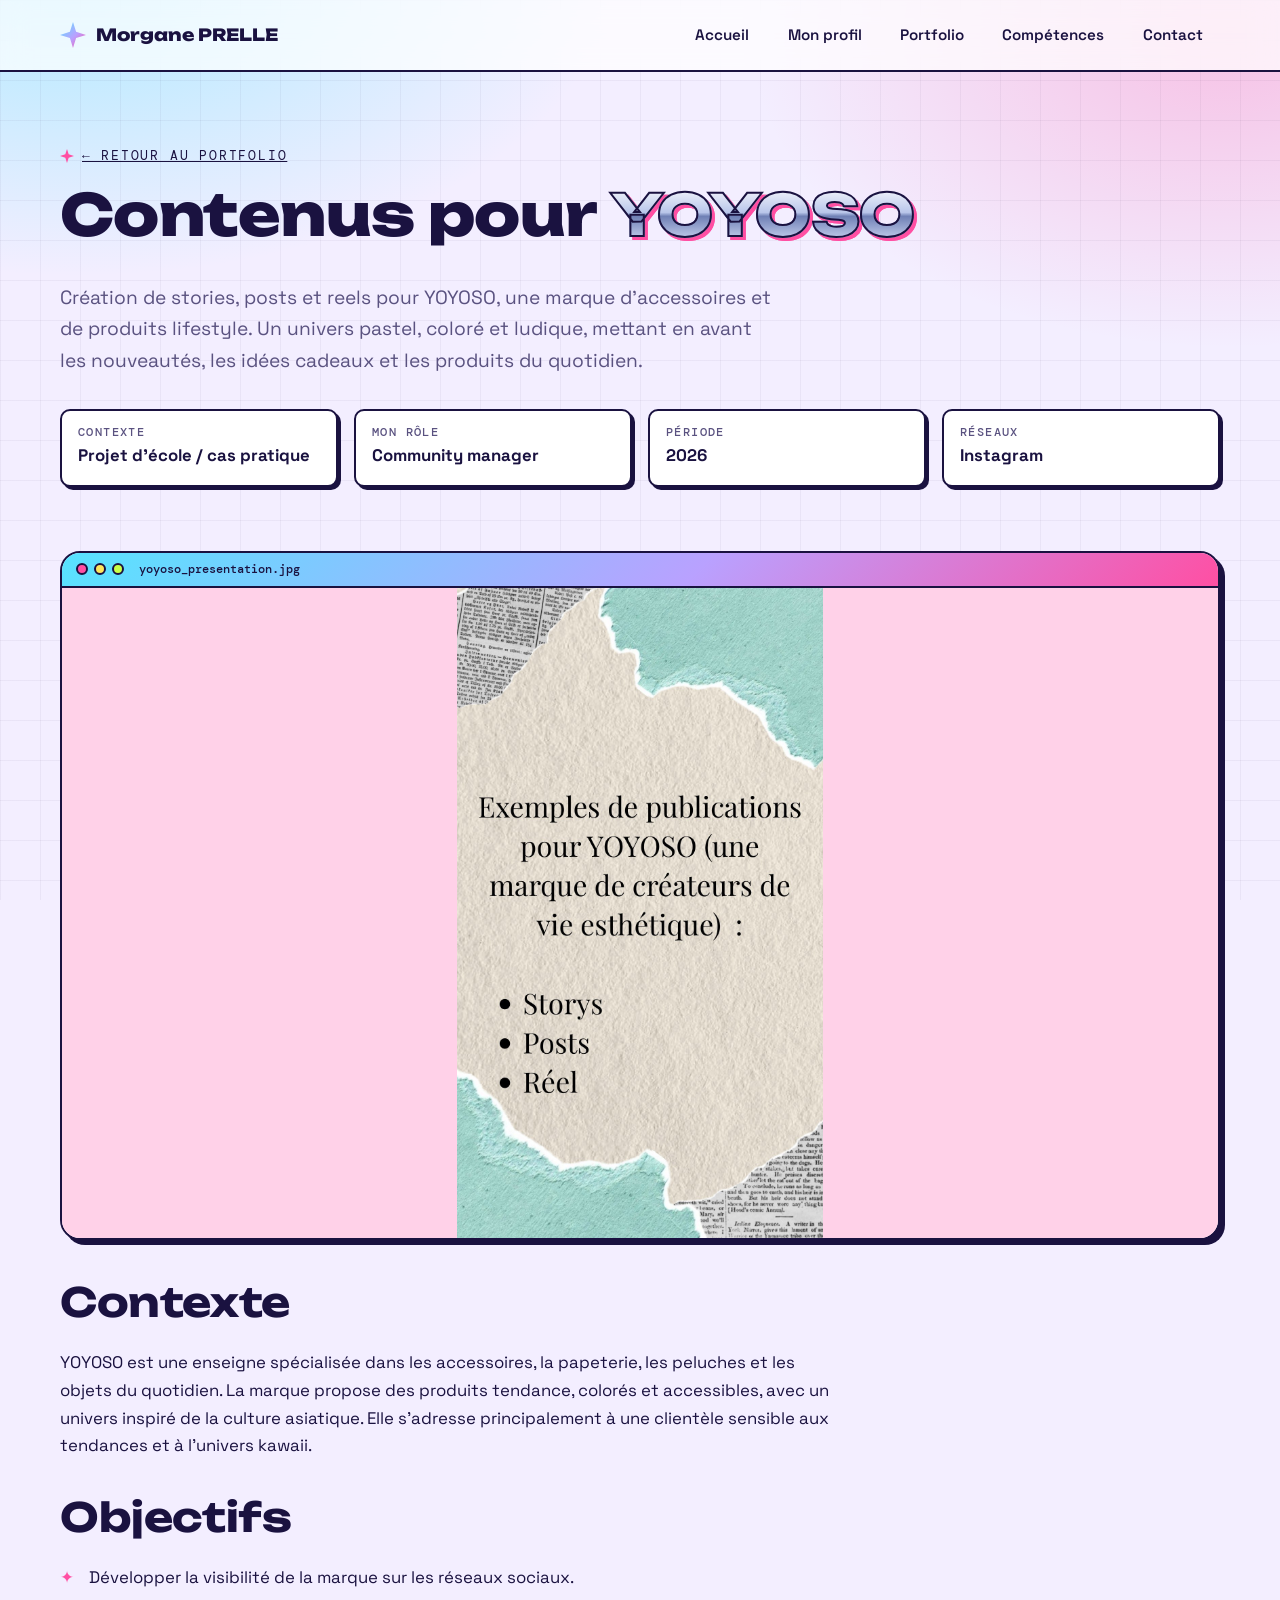
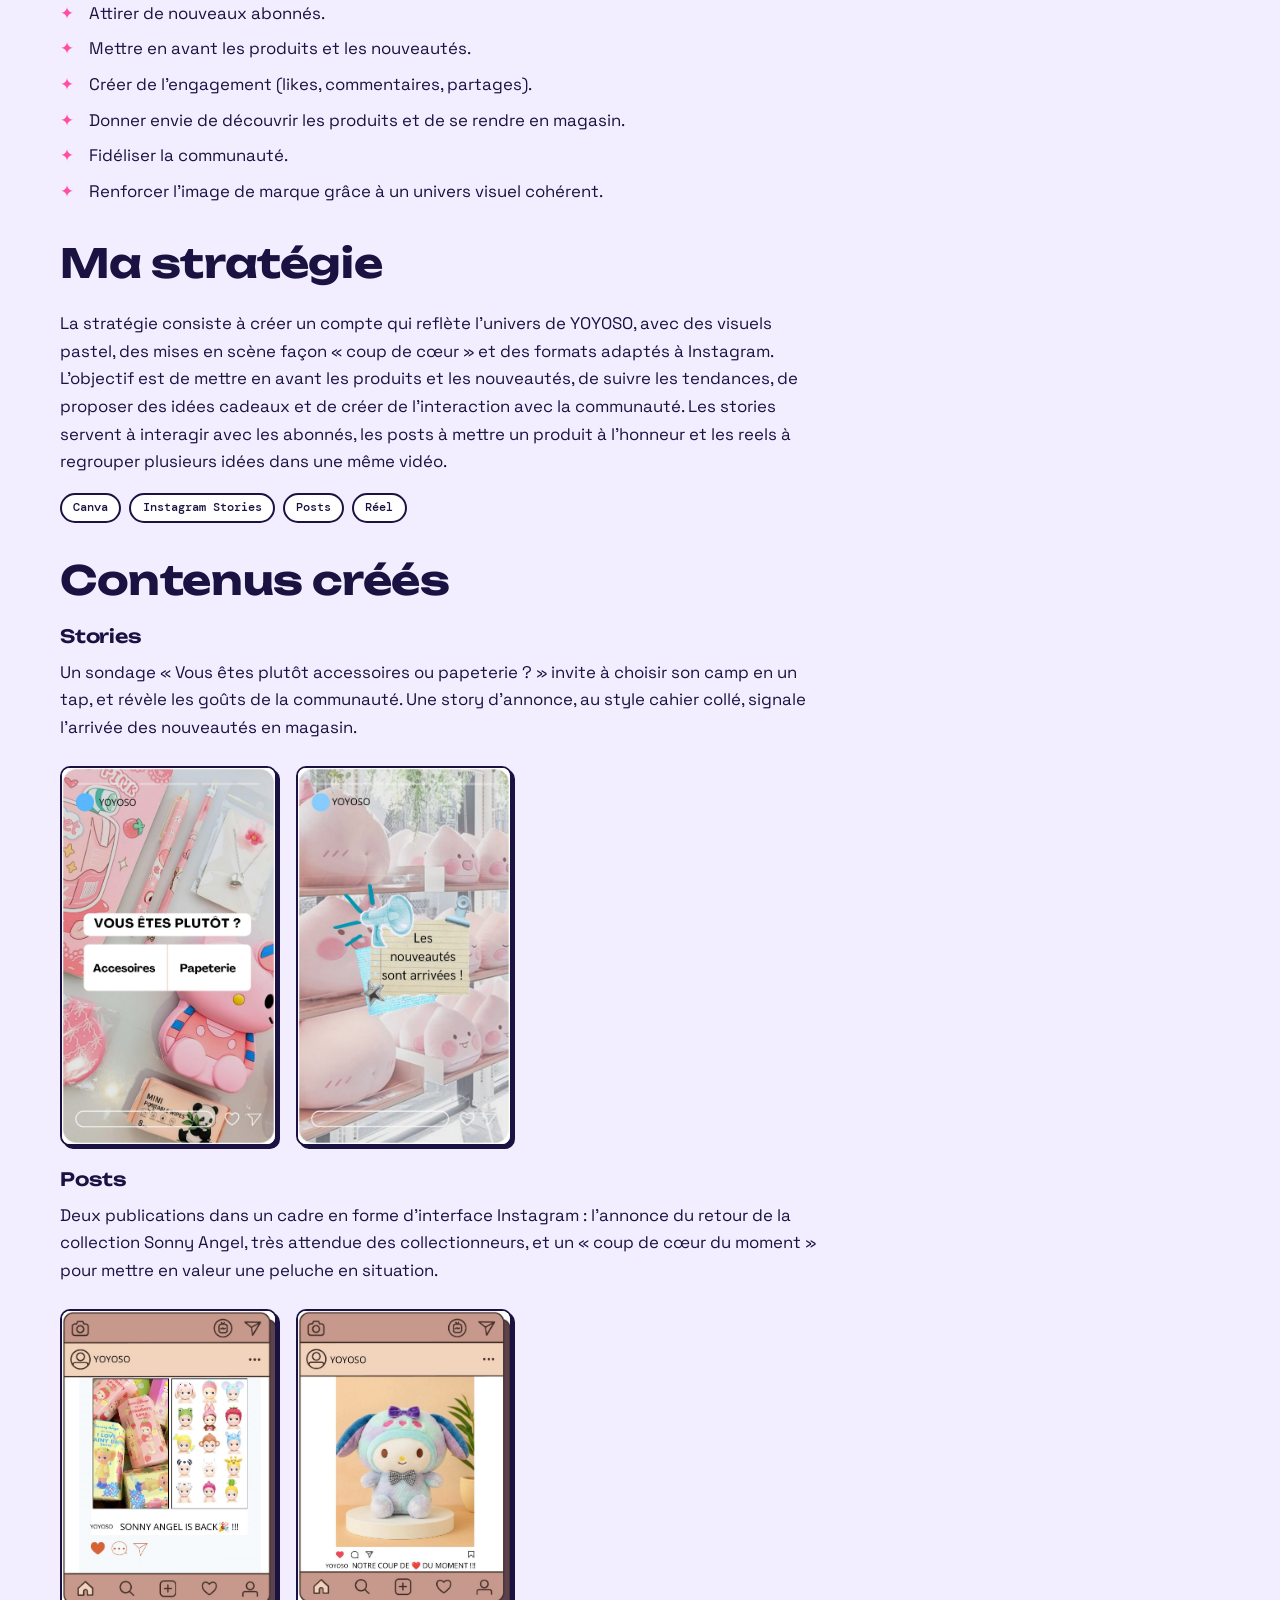
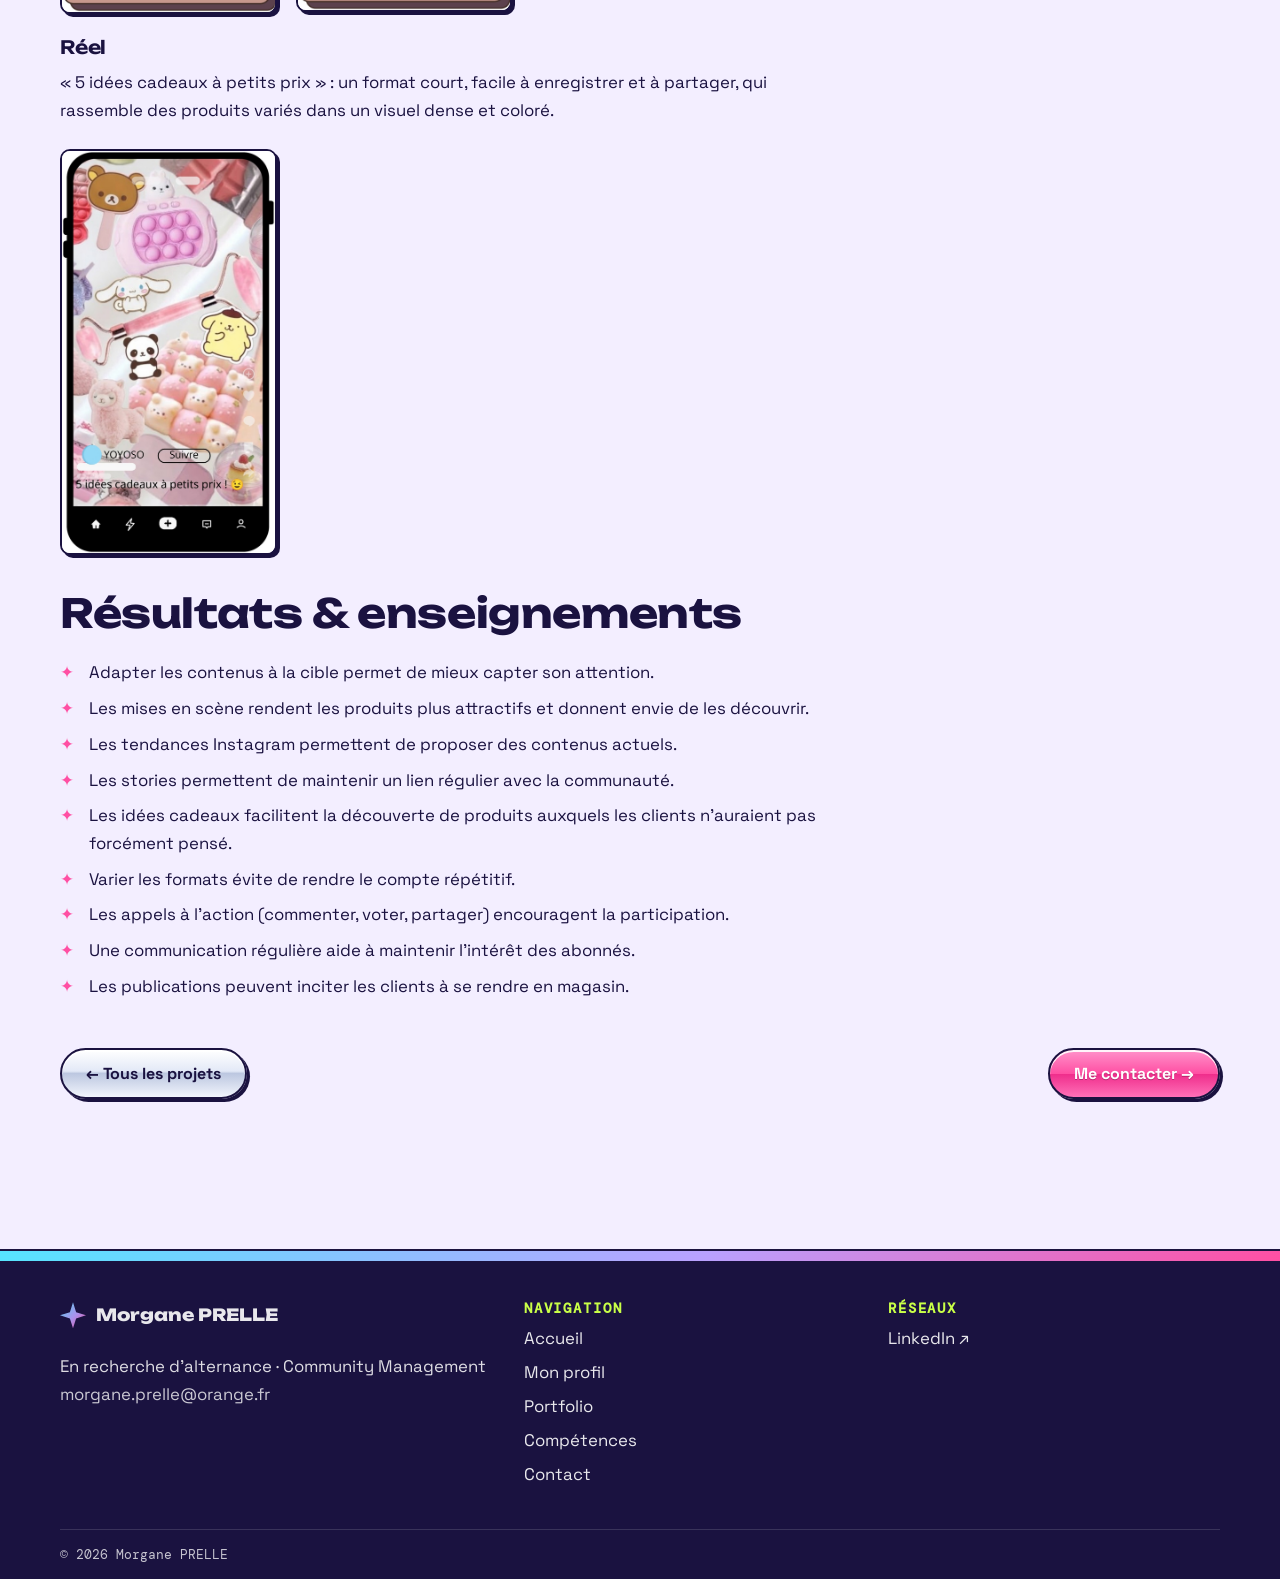
<file: projet-yoyoso.html>
<!DOCTYPE html>
<html lang="fr">
<head>
  <meta charset="utf-8">
  <meta name="viewport" content="width=device-width, initial-scale=1">
  <title>Contenus Instagram YOYOSO — Morgane Prelle</title>
  <meta name="description" content="Étude de cas : stories, posts et réel pour une marque d'objets mignons et de papeterie.">
  <meta name="theme-color" content="#f3eeff">
  <link rel="icon" href="assets/img/favicon.svg" type="image/svg+xml">
  <link rel="preconnect" href="https://fonts.googleapis.com">
  <link rel="preconnect" href="https://fonts.gstatic.com" crossorigin>
  <link href="https://fonts.googleapis.com/css2?family=DM+Mono:wght@400;500&family=Space+Grotesk:wght@400;500;700&family=Unbounded:wght@600;700;800&display=swap" rel="stylesheet">
  <link rel="stylesheet" href="assets/css/tokens.css">
  <link rel="stylesheet" href="assets/css/style.css">
  <style>
    
    .gallery--stories { grid-template-columns: repeat(auto-fill, minmax(210px, 1fr)); align-items: start; }
    .gallery--stories img { aspect-ratio: auto; height: auto; object-fit: contain; }
    .project-cover--portrait img { aspect-ratio: 16 / 9; object-fit: contain; background: var(--c-pink-soft); }
  </style>
</head>
<body>
  <a class="skip-link" href="#contenu">Aller au contenu</a>
  <header id="site-header"></header>

  <main id="contenu">
    <section class="page-hero">
      <div class="container">
        <a href="portfolio.html" class="eyebrow">← Retour au portfolio</a>
        <h1>Contenus pour <span class="chrome-text">YOYOSO</span></h1>
        <p class="lead">Création de stories, posts et reels pour YOYOSO, une marque d'accessoires et de produits lifestyle. Un univers pastel, coloré et ludique, mettant en avant les nouveautés, les idées cadeaux et les produits du quotidien.</p>

        <dl class="project-meta">
          <div><dt>Contexte</dt><dd>Projet d'école / cas pratique</dd></div>
          <div><dt>Mon rôle</dt><dd>Community manager</dd></div>
          <div><dt>Période</dt><dd>2026</dd></div>
          <div><dt>Réseaux</dt><dd>Instagram</dd></div>
        </dl>
      </div>
    </section>

    <section class="section" style="padding-top:1rem">
      <div class="container">


        <div class="window project-cover project-cover--portrait">
          <div class="window__bar"><div class="window__dots" aria-hidden="true"><span></span><span></span><span></span></div><span class="window__title">yoyoso_presentation.jpg</span></div>
          <div class="window__body window__body--flush"><img src="assets/img/projets/yoyoso/yoyoso-00-intro.jpg" alt="Story de présentation : exemples de publications pour YOYOSO, une marque de créateurs de vie esthétique (stories, posts, réel)" width="1080" height="1920"></div>
        </div>

        <div class="prose">
          <h2>Contexte</h2>
          <p>YOYOSO est une enseigne spécialisée dans les accessoires, la papeterie, les peluches et les objets du quotidien. La marque propose des produits tendance, colorés et accessibles, avec un univers inspiré de la culture asiatique. Elle s'adresse principalement à une clientèle sensible aux tendances et à l'univers kawaii.</p>

          <h2>Objectifs</h2>
          <ul class="check-list">
            <li>Développer la visibilité de la marque sur les réseaux sociaux.</li>
            <li>Attirer de nouveaux abonnés.</li>
            <li>Mettre en avant les produits et les nouveautés.</li>
            <li>Créer de l'engagement (likes, commentaires, partages).</li>
            <li>Donner envie de découvrir les produits et de se rendre en magasin.</li>
            <li>Fidéliser la communauté.</li>
            <li>Renforcer l'image de marque grâce à un univers visuel cohérent.</li>

          </ul>

          <h2>Ma stratégie</h2>
          <p>La stratégie consiste à créer un compte qui reflète l'univers de YOYOSO, avec des visuels pastel, des mises en scène façon « coup de cœur » et des formats adaptés à Instagram. L'objectif est de mettre en avant les produits et les nouveautés, de suivre les tendances, de proposer des idées cadeaux et de créer de l'interaction avec la communauté. Les stories servent à interagir avec les abonnés, les posts à mettre un produit à l'honneur et les reels à regrouper plusieurs idées dans une même vidéo.</p>
          <ul class="chip-list"><li class="chip">Canva</li><li class="chip">Instagram Stories</li><li class="chip">Posts</li><li class="chip">Réel</li></ul>

          <h2>Contenus créés</h2>
          <h3>Stories</h3>
          <p>Un sondage « Vous êtes plutôt accessoires ou papeterie ? » invite à choisir son camp en un tap, et révèle les goûts de la communauté. Une story d'annonce, au style cahier collé, signale l'arrivée des nouveautés en magasin.</p>
        </div>
        <div class="gallery gallery--stories">
          <a href="assets/img/projets/yoyoso/yoyoso-01-story-accessoires-papeterie.jpg" data-lightbox><img src="assets/img/projets/yoyoso/yoyoso-01-story-accessoires-papeterie.jpg" alt="Story sondage « Vous êtes plutôt ? » : accessoires ou papeterie, sur un fond de produits roses" width="1035" height="1831" loading="lazy"></a>
          <a href="assets/img/projets/yoyoso/yoyoso-02-story-nouveautes.jpg" data-lightbox><img src="assets/img/projets/yoyoso/yoyoso-02-story-nouveautes.jpg" alt="Story « Les nouveautés sont arrivées ! » sur des étagères de peluches roses" width="1007" height="1781" loading="lazy"></a>
        </div>
        <div class="prose">
          <h3>Posts</h3>
          <p>Deux publications dans un cadre en forme d'interface Instagram : l'annonce du retour de la collection Sonny Angel, très attendue des collectionneurs, et un « coup de cœur du moment » pour mettre en valeur une peluche en situation.</p>
        </div>
        <div class="gallery gallery--stories">
          <a href="assets/img/projets/yoyoso/yoyoso-03-post-sonny-angel.jpg" data-lightbox><img src="assets/img/projets/yoyoso/yoyoso-03-post-sonny-angel.jpg" alt="Post « Sonny Angel is back ! » avec des boîtes de figurines et la planche des personnages" width="1058" height="1497" loading="lazy"></a>
          <a href="assets/img/projets/yoyoso/yoyoso-04-post-coup-de-coeur.jpg" data-lightbox><img src="assets/img/projets/yoyoso/yoyoso-04-post-coup-de-coeur.jpg" alt="Post « Notre coup de cœur du moment » : une peluche pastel avec un nœud papillon sur fond pêche" width="1065" height="1497" loading="lazy"></a>
        </div>
        <div class="prose">
          <h3>Réel</h3>
          <p>« 5 idées cadeaux à petits prix » : un format court, facile à enregistrer et à partager, qui rassemble des produits variés dans un visuel dense et coloré.</p>
        </div>
        <div class="gallery gallery--stories">
          <a href="assets/img/projets/yoyoso/yoyoso-05-reel-idees-cadeaux.jpg" data-lightbox><img src="assets/img/projets/yoyoso/yoyoso-05-reel-idees-cadeaux.jpg" alt="Réel « 5 idées cadeaux à petits prix ! » : collage de peluches, jouets et accessoires roses" width="959" height="1817" loading="lazy"></a>
        </div>
        <div class="prose">
          <h2>Résultats &amp; enseignements</h2>
          <ul class="check-list">
            <li>Adapter les contenus à la cible permet de mieux capter son attention.</li>
            <li>Les mises en scène rendent les produits plus attractifs et donnent envie de les découvrir.</li>
            <li>Les tendances Instagram permettent de proposer des contenus actuels.</li>
            <li>Les stories permettent de maintenir un lien régulier avec la communauté.</li>
            <li>Les idées cadeaux facilitent la découverte de produits auxquels les clients n'auraient pas forcément pensé.</li>
            <li>Varier les formats évite de rendre le compte répétitif.</li>
            <li>Les appels à l'action (commenter, voter, partager) encouragent la participation.</li>
            <li>Une communication régulière aide à maintenir l'intérêt des abonnés.</li>
            <li>Les publications peuvent inciter les clients à se rendre en magasin.</li>
          </ul>
        </div>

        <div class="project-nav">
          <a class="btn" href="portfolio.html">← Tous les projets</a>
          <a class="btn btn--primary" href="contact.html">Me contacter →</a>
        </div>
      </div>
    </section>
  </main>

  <footer id="site-footer"></footer>
  <script src="assets/js/site-config.js"></script>
  <script src="assets/js/site.js"></script>
</body>
</html>
</file>
<file: assets/css/tokens.css>
/* ==========================================================================
   TOKENS — LE FICHIER À MODIFIER POUR CHANGER L'IDENTITÉ VISUELLE
   Couleurs, polices, arrondis, ombres : tout le site s'adapte automatiquement.
   ========================================================================== */

:root {
  /* Polices (chargées via Google Fonts dans le <head> de chaque page) */
  --font-display: "Unbounded", system-ui, sans-serif;   /* titres */
  --font-body: "Space Grotesk", system-ui, sans-serif;  /* texte */
  --font-mono: "DM Mono", ui-monospace, monospace;      /* petits labels */

  /* Couleurs de base */
  --c-bg: #f3eeff;          /* fond général (lavande très clair) */
  --c-surface: #ffffff;     /* fond des cartes / fenêtres */
  --c-ink: #1a1240;         /* texte + contours (indigo profond) */
  --c-ink-soft: #5a5280;    /* texte secondaire */

  /* Couleurs d'accent Y2K */
  --c-pink: #ff4fa3;
  --c-pink-soft: #ffd1e8;
  --c-blue: #3f6cff;
  --c-cyan: #56e4ff;
  --c-lime: #c9ff47;
  --c-lilac: #b9a1ff;
  --c-yellow: #ffe45c;

  /* Dégradés signature */
  --grad-chrome: linear-gradient(180deg, #ffffff 0%, #e3e9f7 45%, #bcc7e0 50%, #f1f4fc 100%);
  --grad-aqua: linear-gradient(135deg, var(--c-cyan), var(--c-lilac) 55%, var(--c-pink));
  --grad-pink-gloss: linear-gradient(180deg, #ff93cb 0%, #ff4fa3 50%, #ef2d8b 51%, #ff70b8 100%);

  /* Forme */
  --radius: 20px;
  --radius-sm: 10px;
  --stroke: 2px;
  --shadow-hard: 5px 5px 0 var(--c-ink);
  --shadow-small: 3px 3px 0 var(--c-ink);

  /* Mise en page */
  --container: 1160px;
  --header-h: 72px;
}
</file>
<file: assets/css/style.css>
/* ==========================================================================
   STYLE — composants réutilisables du site (Y2K)
   Sommaire :
   1. Base            5. Fenêtres & cartes      9. Contact / formulaire
   2. Layout          6. Portfolio              10. Footer
   3. Header / nav    7. Compétences / timeline 11. Utilitaires & animations
   4. Boutons & tags  8. Page projet
   ========================================================================== */

/* 1. BASE ---------------------------------------------------------------- */
*, *::before, *::after { box-sizing: border-box; }
html { scroll-behavior: smooth; -webkit-text-size-adjust: 100%; }
body {
  margin: 0;
  font-family: var(--font-body);
  font-size: 1.05rem;
  line-height: 1.65;
  color: var(--c-ink);
  background:
    radial-gradient(900px 520px at 6% -4%, rgba(86, 228, 255, .45), transparent 60%),
    radial-gradient(800px 520px at 96% 4%, rgba(255, 79, 163, .28), transparent 60%),
    radial-gradient(900px 600px at 50% 104%, rgba(185, 161, 255, .45), transparent 60%),
    var(--c-bg);
  background-attachment: fixed;
  overflow-x: hidden;
}
/* grille "cyber" discrète */
body::before {
  content: ""; position: fixed; inset: 0; z-index: -1; pointer-events: none;
  background-image:
    linear-gradient(rgba(26, 18, 64, .045) 1px, transparent 1px),
    linear-gradient(90deg, rgba(26, 18, 64, .045) 1px, transparent 1px);
  background-size: 40px 40px;
}
img, svg { max-width: 100%; display: block; }
img { height: auto; } /* les attributs width/height évitent les sauts de mise en page, aspect-ratio gère le cadrage */
a { color: inherit; }
h1, h2, h3, h4 { font-family: var(--font-display); line-height: 1.12; margin: 0 0 .6em; letter-spacing: -.01em; }
h1 { font-size: clamp(2.2rem, 6vw, 4.4rem); font-weight: 800; }
h2 { font-size: clamp(1.6rem, 3.6vw, 2.5rem); font-weight: 700; }
h3 { font-size: 1.15rem; font-weight: 600; }
p { margin: 0 0 1em; }
:focus-visible { outline: 3px solid var(--c-blue); outline-offset: 3px; border-radius: 6px; }
::selection { background: var(--c-pink); color: #fff; }

.skip-link { position: absolute; left: -999px; top: 8px; background: var(--c-ink); color: #fff; padding: .6rem 1rem; border-radius: 8px; z-index: 100; }
.skip-link:focus { left: 8px; }

/* 2. LAYOUT -------------------------------------------------------------- */
.container { width: min(100% - 2rem, var(--container)); margin-inline: auto; }
.section { padding-block: clamp(3.5rem, 8vw, 6.5rem); position: relative; }
.section--spec { padding-block: clamp(3.5rem, 6vw, 6.5rem); position: relative; }
.section--tight { padding-block: clamp(2rem, 5vw, 3.5rem); }
.section__head { max-width: 680px; margin-bottom: 2.5rem; }
.section__head--row { max-width: none; display: flex; justify-content: space-between; align-items: end; gap: 1rem; flex-wrap: wrap; }
.eyebrow {
  display: inline-flex; align-items: center; gap: .5rem;
  font-family: var(--font-mono); font-size: .8rem; text-transform: uppercase; letter-spacing: .14em;
  color: var(--c-ink); margin-bottom: 1rem;
}
.eyebrow::before { content: ""; width: 14px; height: 14px; background: var(--c-pink); clip-path: polygon(50% 0, 62% 38%, 100% 50%, 62% 62%, 50% 100%, 38% 62%, 0 50%, 38% 38%); }
.lead { font-size: 1.2rem; color: var(--c-ink-soft); max-width: 60ch; }
.grid { display: grid; gap: 1.5rem; }
.grid--2 { grid-template-columns: repeat(2, 1fr); }
.grid--3 { grid-template-columns: repeat(3, 1fr); }
.grid--4 { grid-template-columns: repeat(4, 1fr); }
@media (max-width: 960px) { .grid--3, .grid--4 { grid-template-columns: repeat(2, 1fr); } }
@media (max-width: 640px) { .grid--2, .grid--3, .grid--4 { grid-template-columns: 1fr; } }

/* 3. HEADER / NAV -------------------------------------------------------- */
.site-header {
  position: sticky; top: 0; z-index: 50; height: var(--header-h);
  background: rgba(255, 255, 255, .72); backdrop-filter: blur(14px); -webkit-backdrop-filter: blur(14px);
  border-bottom: var(--stroke) solid var(--c-ink);
}
.site-header__inner { height: 100%; display: flex; align-items: center; justify-content: space-between; gap: 1rem; }
.logo { display: inline-flex; align-items: center; gap: .6rem; text-decoration: none; font-family: var(--font-display); font-weight: 800; font-size: 1.05rem; }
.logo__star { width: 26px; height: 26px; background: var(--grad-aqua); clip-path: polygon(50% 0, 62% 38%, 100% 50%, 62% 62%, 50% 100%, 38% 62%, 0 50%, 38% 38%); animation: spin 14s linear infinite; }
.nav { display: flex; align-items: center; gap: .25rem; }
.nav a { text-decoration: none; font-weight: 600; font-size: .95rem; padding: .45rem .95rem; border-radius: 999px; border: var(--stroke) solid transparent; transition: .15s; }
.nav a:hover { border-color: var(--c-ink); background: var(--c-pink-soft); }
.nav a[aria-current="page"] { border-color: var(--c-ink); background: var(--c-lime); box-shadow: 2px 2px 0 var(--c-ink); }
.burger { display: none; width: 46px; height: 46px; border: var(--stroke) solid var(--c-ink); border-radius: 12px; background: var(--grad-chrome); box-shadow: var(--shadow-small); cursor: pointer; padding: 0; }
.burger span { display: block; width: 20px; height: 2px; background: var(--c-ink); margin: 4px auto; border-radius: 2px; transition: .2s; }
.burger[aria-expanded="true"] span:nth-child(1) { transform: translateY(6px) rotate(45deg); }
.burger[aria-expanded="true"] span:nth-child(2) { opacity: 0; }
.burger[aria-expanded="true"] span:nth-child(3) { transform: translateY(-6px) rotate(-45deg); }
@media (max-width: 880px) {
  .burger { display: block; }
  .nav {
    position: absolute; left: 0; right: 0; top: calc(var(--header-h) - 2px);
    flex-direction: column; align-items: stretch; padding: 1rem;
    background: rgba(255, 255, 255, .96); border-bottom: var(--stroke) solid var(--c-ink);
    display: none;
  }
  .nav.is-open { display: flex; }
  .nav a { padding: .8rem 1rem; text-align: center; }
}

/* 4. BOUTONS & TAGS ------------------------------------------------------ */
.btn {
  display: inline-flex; align-items: center; justify-content: center; gap: .5rem;
  padding: .8rem 1.5rem; font: 700 1rem var(--font-body); text-decoration: none; cursor: pointer;
  color: var(--c-ink); background: var(--grad-chrome);
  border: var(--stroke) solid var(--c-ink); border-radius: 999px;
  box-shadow: var(--shadow-small), inset 0 2px 0 rgba(255, 255, 255, .9);
  transition: transform .15s, box-shadow .15s;
}
.btn:hover { transform: translate(-2px, -2px); box-shadow: 5px 5px 0 var(--c-ink), inset 0 2px 0 rgba(255, 255, 255, .9); }
.btn:active { transform: translate(2px, 2px); box-shadow: 1px 1px 0 var(--c-ink); }
.btn--primary { background: var(--grad-pink-gloss); color: #fff; text-shadow: 0 1px 0 rgba(0, 0, 0, .25); }
.btn--lime { background: linear-gradient(180deg, #ecffa8, var(--c-lime) 50%, #b5ee2a 51%, #d8ff6e); }
.btn--small { padding: .5rem 1rem; font-size: .9rem; }
.btn-row { display: flex; flex-wrap: wrap; gap: .9rem; }

.tag, .chip {
  display: inline-block; font-family: var(--font-mono); font-size: .75rem; font-weight: 500;
  padding: .2rem .7rem; border: var(--stroke) solid var(--c-ink); border-radius: 999px; background: var(--c-pink-soft);
}
.tag--cyan { background: var(--c-cyan); } .tag--lime { background: var(--c-lime); } .tag--lilac { background: var(--c-lilac); } .tag--yellow { background: var(--c-yellow); }
.tag--culi {background: #e46853;} .tag--rareb{background: #d8b6a0;} .tag--ozon{background: #7ed957;} .tag--crea{background: #ffc2c2;} .tag--yvr{background: #8a9738;} .tag--yoyo{background: #4beef4;}
.chip-list { display: flex; flex-wrap: wrap; gap: .5rem; list-style: none; padding: 0; margin: 0; }
.chip { background: var(--c-surface); }

.sticker {
  display: inline-block; padding: .45rem .9rem; font: 700 .85rem var(--font-body);
  background: var(--c-yellow); border: var(--stroke) solid var(--c-ink); border-radius: 12px;
  box-shadow: var(--shadow-small); transform: rotate(-4deg);
}
.sticker--pink { background: var(--c-pink); color: #fff; transform: rotate(5deg); }
.sticker--lime { background: var(--c-lime); transform: rotate(3deg); }
.sticker--cyan { background: var(--c-cyan); transform: rotate(-3deg); }

.sparkle { position: absolute; width: var(--s, 34px); aspect-ratio: 1; background: var(--c, var(--c-yellow)); clip-path: polygon(50% 0, 62% 38%, 100% 50%, 62% 62%, 50% 100%, 38% 62%, 0 50%, 38% 38%); animation: twinkle 3.2s ease-in-out infinite; pointer-events: none; }

/* 5. FENÊTRES & CARTES --------------------------------------------------- */
.window { background: var(--c-surface); border: var(--stroke) solid var(--c-ink); border-radius: var(--radius); box-shadow: var(--shadow-hard); overflow: hidden; }
.window__bar { display: flex; align-items: center; gap: .6rem; padding: .55rem .9rem; background: var(--grad-aqua); border-bottom: var(--stroke) solid var(--c-ink); font: 500 .78rem var(--font-mono); }
.window__dots { display: flex; gap: 6px; }
.window__dots span { width: 12px; height: 12px; border-radius: 50%; border: var(--stroke) solid var(--c-ink); background: var(--c-yellow); }
.window__dots span:nth-child(1) { background: var(--c-pink); } .window__dots span:nth-child(3) { background: var(--c-lime); }
.window__title { margin-left: .3rem; white-space: nowrap; overflow: hidden; text-overflow: ellipsis; }
.window__body { padding: 1.5rem; }
.window__body--flush { padding: 0; }

.panel { background: var(--c-surface); border: var(--stroke) solid var(--c-ink); border-radius: var(--radius); box-shadow: var(--shadow-hard); padding: 1.6rem; }
.panel h3 { display: flex; align-items: center; gap: .6rem; }
.panel__icon { display: grid; place-items: center; width: 52px; height: 52px; border: var(--stroke) solid var(--c-ink); border-radius: 14px; background: var(--c-cyan); font-size: 1.5rem; margin-bottom: 1rem; box-shadow: var(--shadow-small); }
.panel:nth-child(3n+2) .panel__icon { background: var(--c-pink-soft); }
.panel:nth-child(3n) .panel__icon { background: var(--c-lime); }

/* Stats */
.stats { display: grid; grid-template-columns: repeat(4, 1fr); gap: 1.2rem; }
@media (max-width: 800px) { .stats { grid-template-columns: repeat(2, 1fr); } }
.stat { text-align: center; padding: 1.2rem .8rem; background: var(--c-surface); border: var(--stroke) solid var(--c-ink); border-radius: var(--radius); box-shadow: var(--shadow-small); }
.stat__num { font: 800 clamp(1.7rem, 4vw, 2.6rem) var(--font-display); color: var(--c-ink); text-shadow: 3px 3px 0 var(--c-cyan); line-height: 1.1; }
.stat__label { font-size: .9rem; color: var(--c-ink-soft); }

/* Hero */
.hero { padding-block: clamp(2.5rem, 6vw, 5rem) clamp(2rem, 5vw, 4rem); position: relative; }
.hero__grid { display: grid; grid-template-columns: 1.15fr .85fr; gap: clamp(1.5rem, 4vw, 3.5rem); align-items: center; }
@media (max-width: 880px) { .hero__grid { grid-template-columns: 1fr; } }
.chrome-text {
  background: linear-gradient(180deg, #ffffff 0%, #b9c6ea 46%, #6f80b5 52%, #dfe7ff 100%);
  -webkit-background-clip: text; background-clip: text; color: transparent;
  -webkit-text-stroke: 2px var(--c-ink); paint-order: stroke fill; display: inline-block;
  filter: drop-shadow(3px 3px 0 var(--c-pink));
}
.hero__title { margin: 1rem 0 1.2rem; }
.hero__visual { position: relative; padding: 1rem; }
.hero__visual .window { transform: rotate(2deg); }
.hero__visual img { width: 100%; aspect-ratio: 4 / 5; object-fit: cover; }
.hero__visual .sticker { position: absolute; z-index: 2; }
.hero__visual .sticker:nth-of-type(1) { top: 2%; left: -3%; }
.hero__visual .sticker:nth-of-type(2) { top: 20%; right: -3%; }
.hero__visual .sticker:nth-of-type(3) { bottom: -1%; left: 6%; }

/* Marquee */
.marquee { border-block: var(--stroke) solid var(--c-ink); background: var(--c-ink); color: #fff; overflow: hidden; transform: rotate(-1deg); margin-block: 1.5rem; }
.marquee__track { display: flex; width: max-content; animation: marquee 28s linear infinite; }
.marquee__track span { font: 500 .95rem var(--font-mono); text-transform: uppercase; letter-spacing: .12em; padding: .85rem 1.4rem; white-space: nowrap; }
.marquee__track span::after { content: "✦"; margin-left: 2.8rem; color: var(--c-lime); }

/* Page hero (pages intérieures) */
.page-hero { padding-block: clamp(2.5rem, 6vw, 4.5rem) 1rem; position: relative; }
.page-hero h1 { font-size: clamp(2rem, 5vw, 3.6rem); }

/* CTA */
.cta { text-align: center; padding: clamp(2rem, 5vw, 3.5rem) 1.5rem; background: var(--grad-aqua); border: var(--stroke) solid var(--c-ink); border-radius: calc(var(--radius) + 8px); box-shadow: var(--shadow-hard); position: relative; overflow: hidden; }
.cta h2 { max-width: 20ch; margin-inline: auto; }
.cta .btn-row { justify-content: center; }

/* Citation / témoignage */
.quote { position: relative; }
.quote blockquote { margin: 0 0 1rem; font-size: 1.05rem; }
.quote blockquote::before { content: "“"; display: block; font: 800 3rem/0.6 var(--font-display); color: var(--c-pink); margin-bottom: .6rem; }
.quote cite { font: 500 .85rem var(--font-mono); font-style: normal; color: var(--c-ink-soft); }

/* 6. PORTFOLIO ----------------------------------------------------------- */
.filters { display: flex; flex-wrap: wrap; gap: .6rem; margin-bottom: 2rem; }
.filter-btn { font: 600 .9rem var(--font-body); padding: .5rem 1.1rem; cursor: pointer; background: var(--c-surface); color: var(--c-ink); border: var(--stroke) solid var(--c-ink); border-radius: 999px; transition: .15s; }
.filter-btn:hover { background: var(--c-pink-soft); }
.filter-btn[aria-pressed="true"] { background: var(--c-lime); box-shadow: 2px 2px 0 var(--c-ink); }

.card { display: flex; flex-direction: column; text-decoration: none; background: var(--c-surface); border: var(--stroke) solid var(--c-ink); border-radius: var(--radius); box-shadow: var(--shadow-hard); overflow: hidden; transition: transform .18s, box-shadow .18s; }
.card:hover { transform: translate(-3px, -3px) rotate(-.6deg); box-shadow: 8px 8px 0 var(--c-ink); }
.card__media { overflow: hidden; border-bottom: var(--stroke) solid var(--c-ink); aspect-ratio: 4 / 3; background: var(--c-pink-soft); }
.card__media img { width: 100%; height: 100%; object-fit: cover; transition: transform .4s; }
.card:hover .card__media img { transform: scale(1.06); }
.card__body { padding: 1.1rem 1.3rem 1.4rem; display: flex; flex-direction: column; gap: .45rem; flex: 1; }
.card__body h3 { margin: .2rem 0 0; }
.card__body p { margin: 0; color: var(--c-ink-soft); font-size: .95rem; }
.card__more { margin-top: auto; padding-top: .5rem; font: 700 .9rem var(--font-body); }
.card[hidden] { display: none; }

/* 7. COMPÉTENCES / TIMELINE --------------------------------------------- */
.meter { margin-bottom: 1.1rem; }
.meter__label { display: flex; justify-content: space-between; font: 500 .85rem var(--font-mono); margin-bottom: .35rem; }
.meter__bar { height: 22px; border: var(--stroke) solid var(--c-ink); border-radius: 999px; background: #fff; padding: 2px; overflow: hidden; }
.meter__fill { height: 100%; width: var(--lvl, 70%); border-radius: 999px; background: repeating-linear-gradient(90deg, var(--c-pink) 0 14px, #fff 14px 17px); background-color: var(--c-pink); }
.meter:nth-child(3n+2) .meter__fill { background: repeating-linear-gradient(90deg, var(--c-blue) 0 14px, #fff 14px 17px); }
.meter:nth-child(3n) .meter__fill { background: repeating-linear-gradient(90deg, var(--c-cyan) 0 14px, #fff 14px 17px); }

.timeline { list-style: none; margin: 0; padding: 0 0 0 1.6rem; border-left: var(--stroke) solid var(--c-ink); display: grid; gap: 1.6rem; }
.timeline li { position: relative; }
.timeline li::before { content: ""; position: absolute; left: calc(-1.6rem - 9px); top: .9rem; width: 16px; height: 16px; background: var(--c-lime); border: var(--stroke) solid var(--c-ink); border-radius: 50%; }
.timeline__date { font: 500 .8rem var(--font-mono); text-transform: uppercase; letter-spacing: .1em; color: var(--c-ink-soft); }
.timeline h3 { margin: .2rem 0 .3rem; }
.timeline p { margin: 0; color: var(--c-ink-soft); }

.split { display: grid; grid-template-columns: 1fr 1fr; gap: clamp(1.5rem, 4vw, 3rem); align-items: start; }
@media (max-width: 880px) { .split { grid-template-columns: 1fr; } }
.portrait img { width: 100%; aspect-ratio: 4 / 5; object-fit: cover; }
.portrait {width: 85%;}
.check-list { list-style: none; padding: 0; margin: 0 0 1rem; display: grid; gap: .5rem; }
.check-list li { padding-left: 1.8rem; position: relative; }
.check-list li::before { content: "✦"; position: absolute; left: 0; color: var(--c-pink); }

/* 8. PAGE PROJET --------------------------------------------------------- */
.project-meta { display: grid; grid-template-columns: repeat(4, 1fr); gap: 1rem; margin-block: 2rem; }
@media (max-width: 800px) { .project-meta { grid-template-columns: repeat(2, 1fr); } }
.project-meta div { padding: .9rem 1rem; background: var(--c-surface); border: var(--stroke) solid var(--c-ink); border-radius: var(--radius-sm); box-shadow: var(--shadow-small); }
.project-meta dt { font: 500 .72rem var(--font-mono); text-transform: uppercase; letter-spacing: .12em; color: var(--c-ink-soft); }
.project-meta dd { margin: .15rem 0 0; font-weight: 700; }
.project-cover { margin-bottom: 2.5rem; }
.project-cover img { width: 100%; aspect-ratio: 16 / 9; object-fit: cover; }
.prose { max-width: 70ch; }
.prose h2 { margin-top: 2.2rem; }
.gallery { display: grid; grid-template-columns: repeat(auto-fill, minmax(240px, 1fr)); gap: 1.2rem; margin-block: 1.5rem; }
.gallery a { display: block; border: var(--stroke) solid var(--c-ink); border-radius: var(--radius-sm); overflow: hidden; box-shadow: var(--shadow-small); background: var(--c-surface); transition: transform .15s; }
.gallery a:hover { transform: translate(-2px, -2px) rotate(-1deg); }
.gallery img { width: 100%; aspect-ratio: 4 / 5; object-fit: cover; }
.project-nav { display: flex; justify-content: space-between; gap: 1rem; flex-wrap: wrap; margin-top: 3rem; }

.lightbox { position: fixed; inset: 0; z-index: 200; display: none; place-items: center; padding: 1.5rem; background: rgba(26, 18, 64, .88); }
.lightbox.is-open { display: grid; }
.lightbox img { max-height: 88vh; max-width: min(92vw, 1100px); width: auto; border: 3px solid #fff; border-radius: var(--radius-sm); box-shadow: 8px 8px 0 var(--c-pink); }
.lightbox__close { position: absolute; top: 1rem; right: 1rem; }

/* 9. CONTACT / FORMULAIRE ------------------------------------------------ */
.form { display: grid; gap: 1.1rem; }
.field { display: grid; gap: .35rem; }
.field label { font: 500 .82rem var(--font-mono); text-transform: uppercase; letter-spacing: .1em; }
.field input, .field textarea, .field select { width: 100%; font: 1rem var(--font-body); padding: .8rem 1rem; color: var(--c-ink); background: #fff; border: var(--stroke) solid var(--c-ink); border-radius: var(--radius-sm); box-shadow: inset 2px 2px 0 rgba(26, 18, 64, .08); }
.field input:focus, .field textarea:focus { outline: 3px solid var(--c-cyan); outline-offset: 1px; }
.field textarea { min-height: 150px; resize: vertical; }
.hp { position: absolute; left: -9999px; }
.contact-list { list-style: none; padding: 0; margin: 0 0 1.2rem; display: grid; gap: .8rem; }
.contact-list a { font-weight: 700; }

/* 10. FOOTER ------------------------------------------------------------- */
.site-footer { margin-top: 3rem; background: var(--c-ink); color: #fff; border-top: var(--stroke) solid var(--c-ink); position: relative; }
.site-footer::before { content: ""; display: block; height: 10px; background: var(--grad-aqua); }
.site-footer__inner { padding-block: 2.5rem; display: grid; grid-template-columns: 1.3fr 1fr 1fr; gap: 2rem; }
@media (max-width: 800px) { .site-footer__inner { grid-template-columns: 1fr; } }
.site-footer h3 { font-size: .85rem; font-family: var(--font-mono); text-transform: uppercase; letter-spacing: .14em; color: var(--c-lime); }
.site-footer ul { list-style: none; margin: 0; padding: 0; display: grid; gap: .4rem; }
.site-footer a { text-decoration: none; opacity: .9; }
.site-footer a:hover { color: var(--c-cyan); opacity: 1; }
.site-footer__bottom { border-top: 1px solid rgba(255, 255, 255, .18); padding-block: 1rem; font: 400 .8rem var(--font-mono); opacity: .75; display: flex; justify-content: space-between; flex-wrap: wrap; gap: .5rem; }

/* 11. UTILITAIRES & ANIMATIONS ------------------------------------------ */
.center { text-align: center; }
.mt-0 { margin-top: 0; } .mt-2 { margin-top: 2rem; } .mt-4 { margin-top: 4rem; }
.visually-hidden { position: absolute; width: 1px; height: 1px; overflow: hidden; clip: rect(0 0 0 0); white-space: nowrap; }

.js .reveal { opacity: 0; transform: translateY(24px); transition: opacity .6s ease, transform .6s ease; }
.js .reveal.is-in { opacity: 1; transform: none; }

@keyframes marquee { to { transform: translateX(-50%); } }
@keyframes spin { to { transform: rotate(360deg); } }
@keyframes twinkle { 0%, 100% { transform: scale(1) rotate(0); opacity: 1; } 50% { transform: scale(.6) rotate(25deg); opacity: .7; } }

@media (prefers-reduced-motion: reduce) {
  *, *::before, *::after { animation: none !important; transition: none !important; scroll-behavior: auto !important; }
  .js .reveal { opacity: 1; transform: none; }
}
</file>
